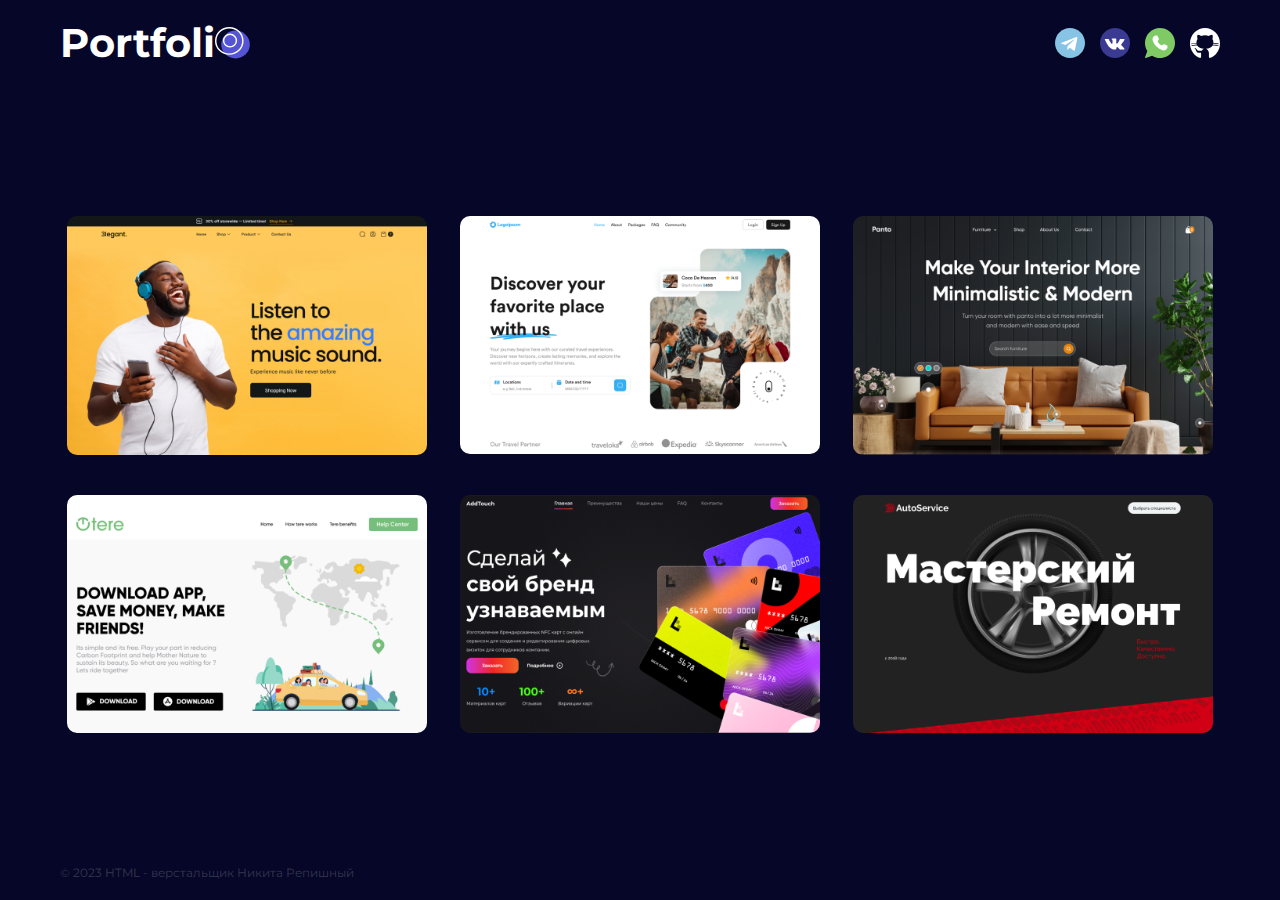
<file: index.html>
<!DOCTYPE html>
<html lang="ru">

<head>
    <meta charset="UTF-8">
    <meta name="viewport" content="width=device-width, initial-scale=1.0">
    <title>Portfolio-page</title>
    <link rel="stylesheet" href="./css/main.css">
    <link rel="icon" href="./img/logo.svg" type="-image/x-icon">

    <script src="./js/index.js" defer></script>
</head>

<body>

    <header class="header">
        <div class="container header__container">

            <div class="header__logo">

                <p class="logo">Portfoli</p>
                <div class="header__logo-img">
                    <img src="./img/logo.svg" alt="Два круга белый и синий, заменяющие букву 'O' ">
                </div>

            </div>

            <nav class="header__nav nav">

                <ul class="nav__list">
                    <!-- <li><a href="">.myWork()</a></li> -->
                    <!-- <li><button id="about" type="button">About Me</button></li> -->
                </ul>
            </nav>

            <div class="header__social social">

                <a href="https://t.me/repishnyy" target="_blank">
                    <img src="./img/social/telegram.svg" alt="иконка социальной сети телеграмм">
                </a>

                <a href="https://vk.com/id271101977" target="_blank">
                    <img src="./img/social/vk.svg" alt="иконка социальной сети  вконтакте">
                </a>

                <a href="https://wa.me/89115409566">
                    <img src="./img/social/whatsapp.svg" alt="иконка социальной сети вотсап">
                </a>


                <a href="https://github.com/RepishnyNikita?tab=repositories" target="_blank">
                    <img src="./img/social/github.svg" alt="иконка социальной сети гитхаб">
                </a>

            </div>

            <div class="header__icon icon">
                <div class="icon__menu"></div>
            </div>

        </div>
    </header>

    <main class="main">
        <div class="container main__container">

            <div class="main__grid">

                <article class="main__grid-card card">
                    <img class="card__img" src="./img/card/01.png" alt="Изображение карточки портфолио">

                    <div class="card__popup popup">

                        <h4 class="popup__title">STACK: HTML, SCSS, GULP</h4>

                        <ul class="popup__list">
                            <li class="popup__list-item">Верстка лединга интернет-магазина c помощью таск-менеджера.
                            </li>
                            <li class="popup__list-item">Реализация адаптивности под мобильные устройства.</li>
                            <li class="popup__list-item">Работа с библиотекой swiper slide.</li>
                            <li class="popup__list-item">Скрипт счетчика дней, часов, минут, секунд.</li>
                            <li class="popup__list-item">Комбинированая верстка FLEX - GRID.</li>
                            <li class="popup__list-item">Методология BEM.</li>
                        </ul>

                        <div class="popup__btn">
                            <a class="popup__btn-link" href="./project/elegant/index.html" target="_blank">demo</a>
                        </div>

                    </div>

                </article>

                <article class="main__grid-card card">
                    <img class="card__img" src="./img/card/02.png" alt="Изображение карточки портфолио">
                    <div class="card__popup popup">

                        <h4 class="popup__title">STACK: HTML, SCSS, GULP</h4>

                        <ul class="popup__list">
                            <li class="popup__list-item">Верстка лединга тревел-агенства с использованием
                                таск-менеджера.</li>
                            <li class="popup__list-item">Реализация адаптивности под мобильные устройства.</li>
                            <li class="popup__list-item">Работа с библиотекой swiper slide. Большой упор был сделан на
                                секцию с отзывами</li>
                            <li class="popup__list-item">Комбинированая верстка FLEX - GRID.</li>
                            <li class="popup__list-item">Методология BEM.</li>
                            <li class="popup__list-item">Использование библиотеки ScrollReveal для анимации блоков</li>
                            <li class="popup__list-item">Интеграция datepicker в форму обратной связи.</li>
                            <li class="popup__list-item">Списки городов с фильтромю</li>
                        </ul>

                        <div class="popup__btn">
                            <a class="popup__btn-link" href="./project/travel-agent/index.html" target="_blank">demo</a>
                        </div>

                    </div>
                </article>

                <article class="main__grid-card card">
                    <img class="card__img" src="./img/card/03.png" alt="Изображение карточки портфолио">
                    <div class="card__popup popup">

                        <h4 class="popup__title">STACK: HTML, SCSS, JS</h4>

                        <ul class="popup__list">
                            <li class="popup__list-item">Верстка лединга магазина по продаже мебели для интерьера.</li>
                            <li class="popup__list-item">Реализация адаптивности под мобильные устройства.</li>
                            <li class="popup__list-item">Работа с библиотекой swiper slide.</li>
                            <li class="popup__list-item">Комбинированая верстка FLEX - GRID.</li>
                            <li class="popup__list-item">Методология BEM.</li>
                            <li class="popup__list-item">Реализация подсказок на главном экране</li>
                            <li class="popup__list-item">Добавление фильтра по категориям</li>
                        </ul>

                        <div class="popup__btn">
                            <a class="popup__btn-link" href="./project/panto/index.html" target="_blank">demo</a>
                        </div>

                    </div>
                </article>

                <article class="main__grid-card card">
                    <img class="card__img" src="./img/card/04.png" alt="Изображение карточки портфолио">
                    <div class="card__popup popup">

                        <h4 class="popup__title">STACK: HTML, SCSS, JS</h4>

                        <ul class="popup__list">
                            <li class="popup__list-item">Верстка простого лединга.</li>
                            <li class="popup__list-item">Реализация адаптивности под мобильные устройства.</li>
                            <li class="popup__list-item">Отточка использование функции clamp</li>
                            <li class="popup__list-item">Верстка FLEXBOX.</li>
                            <li class="popup__list-item">Методология BEM.</li>
                        </ul>

                        <div class="popup__btn">
                            <a class="popup__btn-link" href="./project/tere/index.html" target="_blank">demo</a>
                        </div>

                    </div>
                </article>

                <article class="main__grid-card card">
                    <img class="card__img" src="./img/card/05.png" alt="Изображение карточки портфолио">
                    <div class="card__popup popup">

                        <h4 class="popup__title">STACK: HTML, SCSS, JS</h4>

                        <ul class="popup__list">
                            <li class="popup__list-item">Верстка лединга сервиса, по изготовлению карт.</li>
                            <li class="popup__list-item">Реализация адаптивности под мобильные устройства.</li>
                            <li class="popup__list-item">Написание скрипта для секции с аккордионом</li>
                            <li class="popup__list-item">Комбинированая верстка FLEX - GRID.</li>
                            <li class="popup__list-item">Методология BEM.</li>
                        </ul>

                        <div class="popup__btn">
                            <a class="popup__btn-link" href="./project/add-touch/index.html" target="_blank">demo</a>
                        </div>

                    </div>
                </article>

                <article class="main__grid-card card">
                    <img class="card__img" src="./img/card/06.png" alt="Изображение карточки портфолио">
                    <div class="card__popup popup">

                        <h4 class="popup__title">STACK: HTML, CSS, JS</h4>

                        <ul class="popup__list">
                            <li class="popup__list-item">Верстка лединга атосервиса.</li>
                            <li class="popup__list-item">Адаптив под мобильные устройства.</li>
                            <li class="popup__list-item">Форма обратной связи с отправкой данных.</li>
                            <li class="popup__list-item">Верстка FLEXBOX</li>
                            <li class="popup__list-item">Методология BEM.</li>
                        </ul>

                        <div class="popup__btn">
                            <a class="popup__btn-link" href="./project/auto-service/index.html" target="_blank">demo</a>
                        </div>

                    </div>
                </article>

            </div>

        </div>
    </main>

    <footer class="footer">
        <div class="container">
            <p class="footer__copyright">© 2023 HTML - верстальщик Никита Репишный</p>
        </div>
    </footer>

    <div id="social-mobile" class="social social--none">

        <a href="https://t.me/repishnyy" target="_blank">
            <img src="./img/social/telegram.svg" alt="иконка социальной сети телеграмм">
        </a>

        <a href="https://vk.com/id271101977" target="_blank">
            <img src="./img/social/vk.svg" alt="иконка социальной сети  вконтакте">
        </a>

        <a href="https://wa.me/89115409566">
            <img src="./img/social/whatsapp.svg" alt="иконка социальной сети вотсап">
        </a>


        <a href="https://github.com/RepishnyNikita?tab=repositories" target="_blank">
            <img src="./img/social/github.svg" alt="иконка социальной сети гитхаб">
        </a>

    </div>


</body>

</html>
</file>
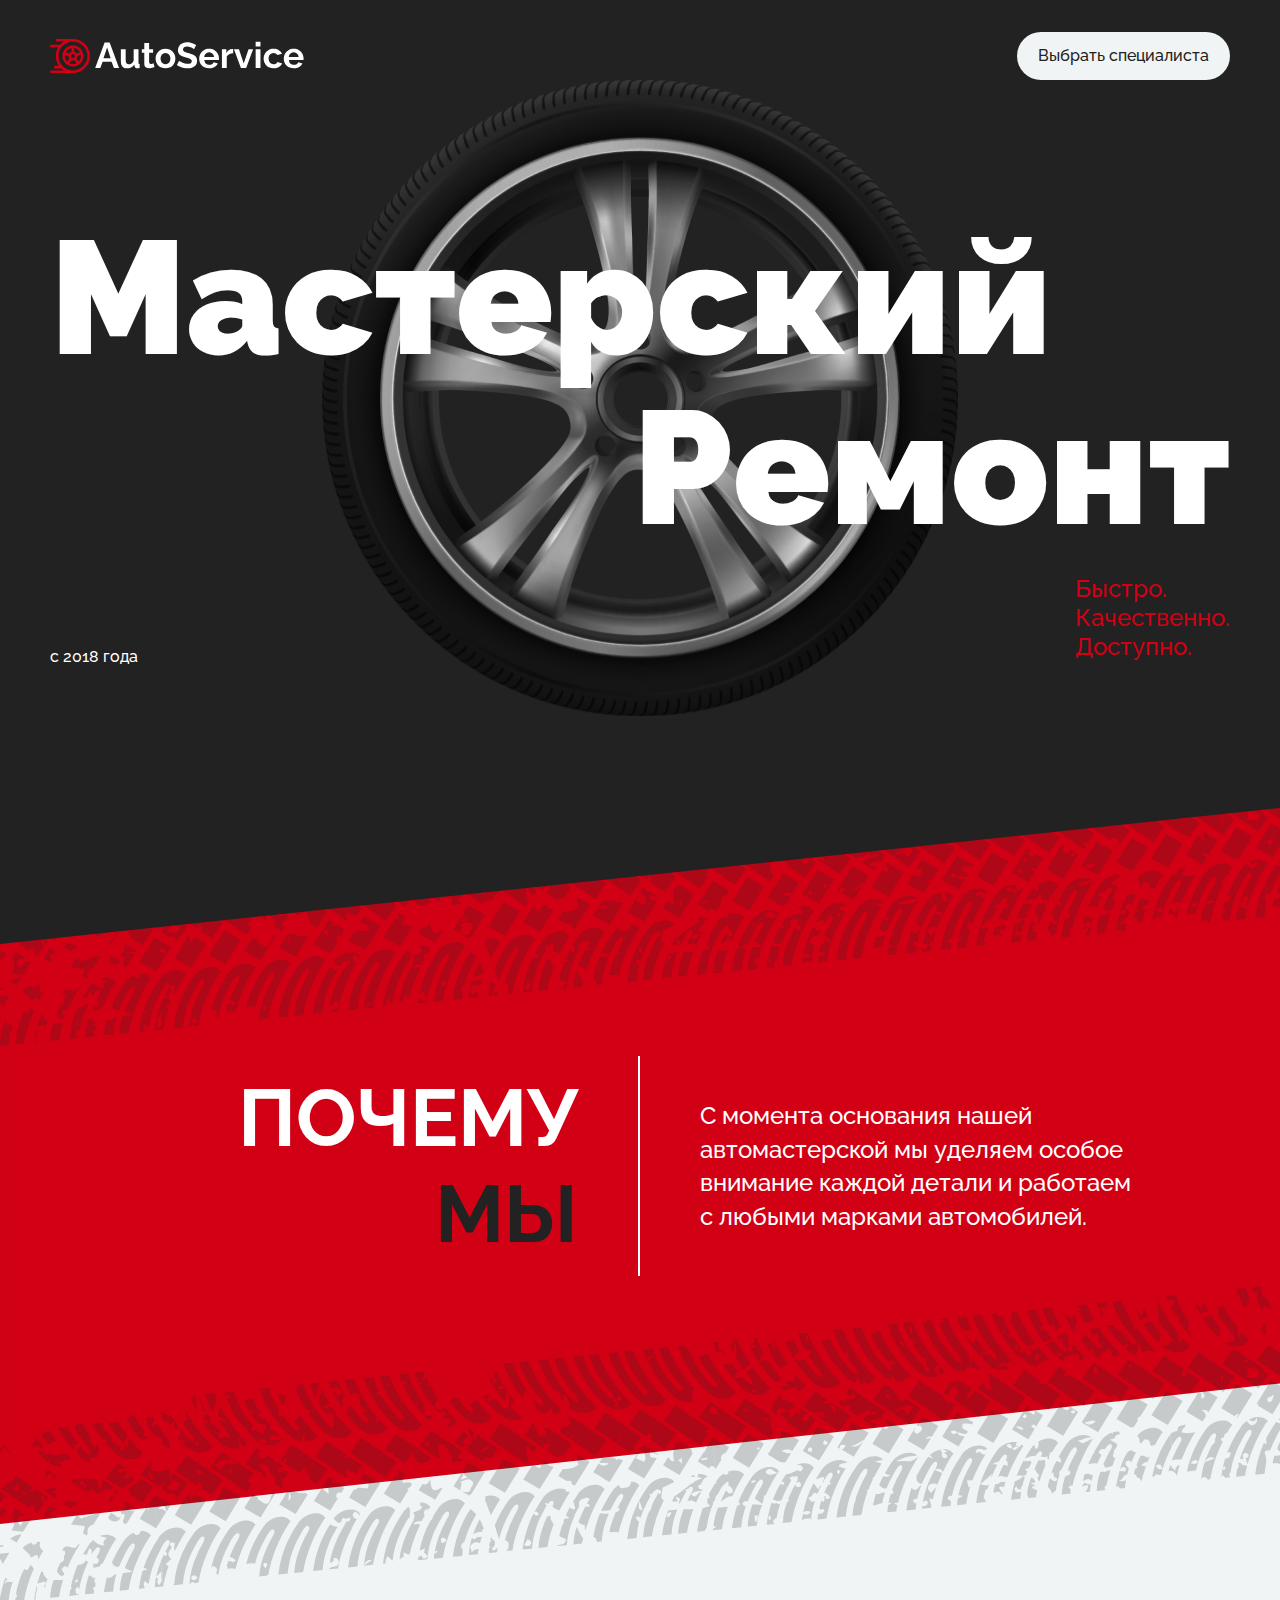
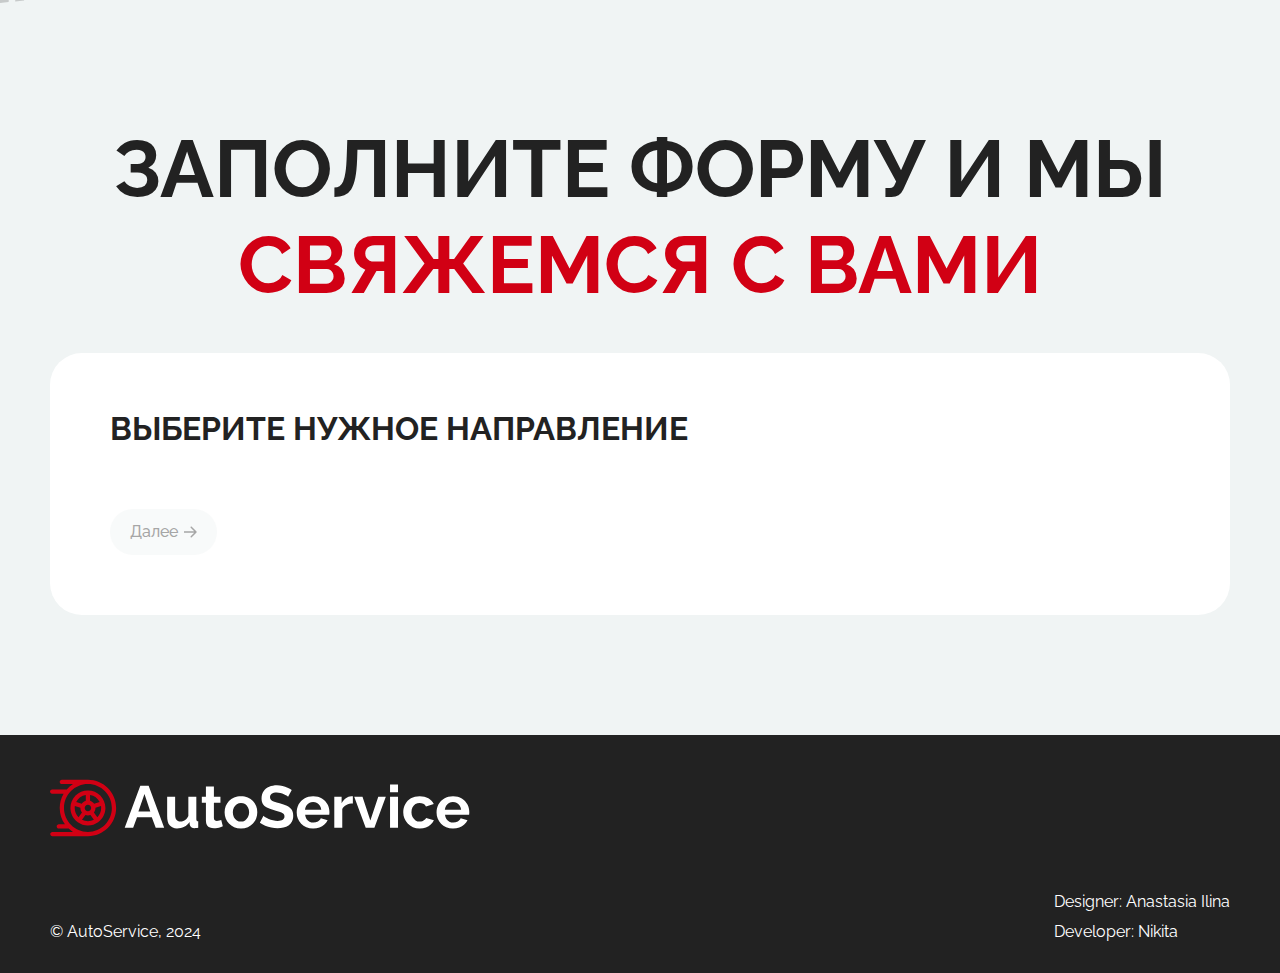
<file: project/auto-service/index.html>
<!DOCTYPE html>
<html lang="ru">
<head>
<meta charset="UTF-8">
<meta name="viewport" content="width=device-width, initial-scale=1.0">
<link rel="icon" href="./img/favicon.png">
<link rel="stylesheet" href="./css/index.css">
<title>AutoServise&nbsp;&mdash; Мастерский ремонт&nbsp;&mdash; Быстро. Качественно. Доступно.</title>
<script src="./js/index.js" type ="module"></script>
</head>

<body>
    <header class="header">
        <div class="container header__container">
            <img
            src="./img/logo.svg" 
            alt="Логотип компании AutoServise"
            class="header__logo"
            >

            <a href="#contact" class="header__link">Выбрать специалиста</a>
        </div>
    </header>

    <main>
        <section class="hero ">
            <h1 class="visually-hidden">AutoServise&nbsp;&mdash; занимаемся ремонтом автомобилей, запишись на&nbsp;ремонт онлайн</h1>
            <div class="container">
                <h2 class="hero__title">
                    <span class="hero__title-up">Мастерский</span>
                    <span class="hero__title-down">Ремонт</span>
                </h2>

                <div class="hero__intro">
                    <p class="hero__year">
                        <time datetime="2018">с&nbsp;2018 года</time>
                    </p>
                    
                    <p class="hero__tagline">Быстро. Качественно. Доступно.</p>
                </div>
            </div>
        </section>

        <section class="about">
            <div class="about__bg">
                <div class="container about__container">
                <h2 class="about__title">
                    <span class="about__title-text">Почему </span>
                    <span class="about__title-text about__title-text--black">мы </span>
                </h2>
                <p class="about__text">С&nbsp;момента основания нашей автомастерской мы&nbsp;уделяем особое внимание каждой детали и&nbsp;работаем с&nbsp;любыми марками автомобилей.</p>
                </div>
            </div>
        </section>

        <section class="contact" id="contact">
            <div class="container">
                <h2 class="contact__title">Заполните форму и&nbsp;мы <span class="contact__title-text--red">свяжемся с&nbsp;вами</span></h2>
                <form class="contact__form form">

                    <fieldset class="form__fieldset form__fieldset--active form__fieldset--type">
                        <legend class="form__title">Выберите нужное направление</legend>

                        <div class="form__radio-wrapper form__radio-wrapper--type">
                        </div>

                    </fieldset>

                    <fieldset class="form__fieldset form__fieldset--date">
                        <legend class="form__title">Выберите дату и&nbsp;время</legend>

                        <div class="form__months">
                            <button class="form__btn-month form__btn-month--active" type="button">Февраль</button>
                            <button class="form__btn-month" type="button">Март</button>
                            <button class="form__btn-month" type="button">Апрель</button>
                        </div>

                        <div class="form__radio-wrapper form__radio-wrapper--day">

                            <div class="radio">
                                <input type="radio" name="day" class="radio__input" id="day1">
                                <label class="radio__lable radio" for="day1">1</label>
                            </div>
                            
                            <input type="radio" name="day" class="radio__input" id="day2">
                            <label class="radio__lable radio" for="day2">2</label>

                            <input type="radio" name="day" class="radio__input" id="day3">
                            <label class="radio__lable radio" for="day3">3</label>

                            <input type="radio" name="day" class="radio__input" id="day4">
                            <label class="radio__lable radio" for="day4">4</label>

                            <input type="radio" name="day" class="radio__input" id="day5">
                            <label class="radio__lable radio" for="day5">5</label>

                            <input type="radio" name="day" class="radio__input" id="day6">
                            <label class="radio__lable radio" for="day6">6</label>

                            <input type="radio" name="day" class="radio__input" id="day7">
                            <label class="radio__lable radio" for="day7">7</label>

                            <input type="radio" name="day" class="radio__input" id="day8">
                            <label class="radio__lable radio" for="day8">8</label>

                            <input type="radio" name="day" class="radio__input" id="day9">
                            <label class="radio__lable radio" for="day9">9</label>

                            <input type="radio" name="day" class="radio__input" id="day10">
                            <label class="radio__lable radio" for="day10">10</label>
                            
                        </div>

                    <div class="form__time">
                        <p class="form__subtitle">Доступное время:</p>

                            <div class="form__radio-wrapper form__radio-wrapper--time">
                                <input type="radio" name="time" class="radio__input" id="time10">
                                <label class="radio__lable radio" for="time10">10:00</label>

                                <input type="radio" name="time" class="radio__input" id="time14">
                                <label class="radio__lable radio" for="time14">14:00</label>

                                <input type="radio" name="time" class="radio__input" id="time15">
                                <label class="radio__lable radio" for="time15">15:00</label>

                                <input type="radio" name="time" class="radio__input" id="time17">
                                <label class="radio__lable radio" for="time17">17:00</label>

                                <input type="radio" name="time" class="radio__input" id="time20">
                                <label class="radio__lable radio" for="time20">20:00</label>
                            </div>

                    </div>

                    </fieldset>

                    <fieldset class="form__fieldset form__fieldset--client">

                        <legend class="form__title">Заполните поля</legend>

                        <div class="form__input-wrapper">
                            <input class="form__input" type="text" name="name" placeholder="Имя">
                            <input class="form__input" type="text" name="phone" placeholder="Телефон">
                            <input class="form__input" type="text" name="car" placeholder="Модель и марка автомобиля">
                            <input class="form__input" type="text" name="year" placeholder="Год выпуска">
                        </div>

                        <p class="form__info form__info--type">Диагностика и&nbsp;ремонт двигателей</p>
                        <p class="form__info">
                            <time class="form__info-data" datetime="2018">
                                <span class="form__info-data-day">03.02</span>
                                <span class="form__info-data-time">14:00</span>
                            </time>
                        </p>
                    </fieldset>

                    <div class="form__btn-wrapper">
                        <button class="form__btn form__btn--prev" type="submit">

                            <svg width="13" height="12" viewBox="0 0 13 12" fill="none" xmlns="http://www.w3.org/2000/svg">
                                <path d="M0.46967 6.53033C0.176777 6.23744 0.176777 5.76256 0.46967 5.46967L5.24264 0.696699C5.53553 0.403806 6.01041 0.403806 6.3033 0.696699C6.59619 0.989593 6.59619 1.46447 6.3033 1.75736L2.06066 6L6.3033 10.2426C6.59619 10.5355 6.59619 11.0104 6.3033 11.3033C6.01041 11.5962 5.53553 11.5962 5.24264 11.3033L0.46967 6.53033ZM13 6.75H1V5.25H13V6.75Z" fill="currentColor"/>
                            </svg>

                            <span>Назад</span>
                        </button>

                        <button class="form__btn form__btn--next" type="submit">
                            <span>Далее</span>
                            <svg width="13" height="12" viewBox="0 0 13 12" fill="none" xmlns="http://www.w3.org/2000/svg">
                                <path d="M12.5303 6.53033C12.8232 6.23744 12.8232 5.76256 12.5303 5.46967L7.75736 0.696699C7.46447 0.403806 6.98959 0.403806 6.6967 0.696699C6.40381 0.989593 6.40381 1.46447 6.6967 1.75736L10.9393 6L6.6967 10.2426C6.40381 10.5355 6.40381 11.0104 6.6967 11.3033C6.98959 11.5962 7.46447 11.5962 7.75736 11.3033L12.5303 6.53033ZM0 6.75H12V5.25H0V6.75Z" fill="currentColor"/>
                            </svg>
                        </button>

                        <button class="form__btn form__btn--submit"  style="display: none;" type="submit">Отправить</button>
                    </div>
                </form>
            </div>
        </section>
    </main>

    <footer class="footer">
        <div class="container footer__container">

            <img
                src="./img/logo.svg" 
                class="footer__logo"
                alt="Логотип компании AutoServise"
            >

            <p class="footer__copyright">&copy;&nbsp;AutoService, 2024</p>
                
            <ul class="footer__developers">
                    <li class="footer__developer">Designer:
                        <a class="footer__developer-link" href="#!">Anastasia Ilina</a>
                    </li>

                    <li class="footer__developer">Developer:
                        <a class="footer__developer-link" href="#!">Nikita</a>
                    </li>
            </ul>

        </div>
    </footer>

</body>
</html>
</file>
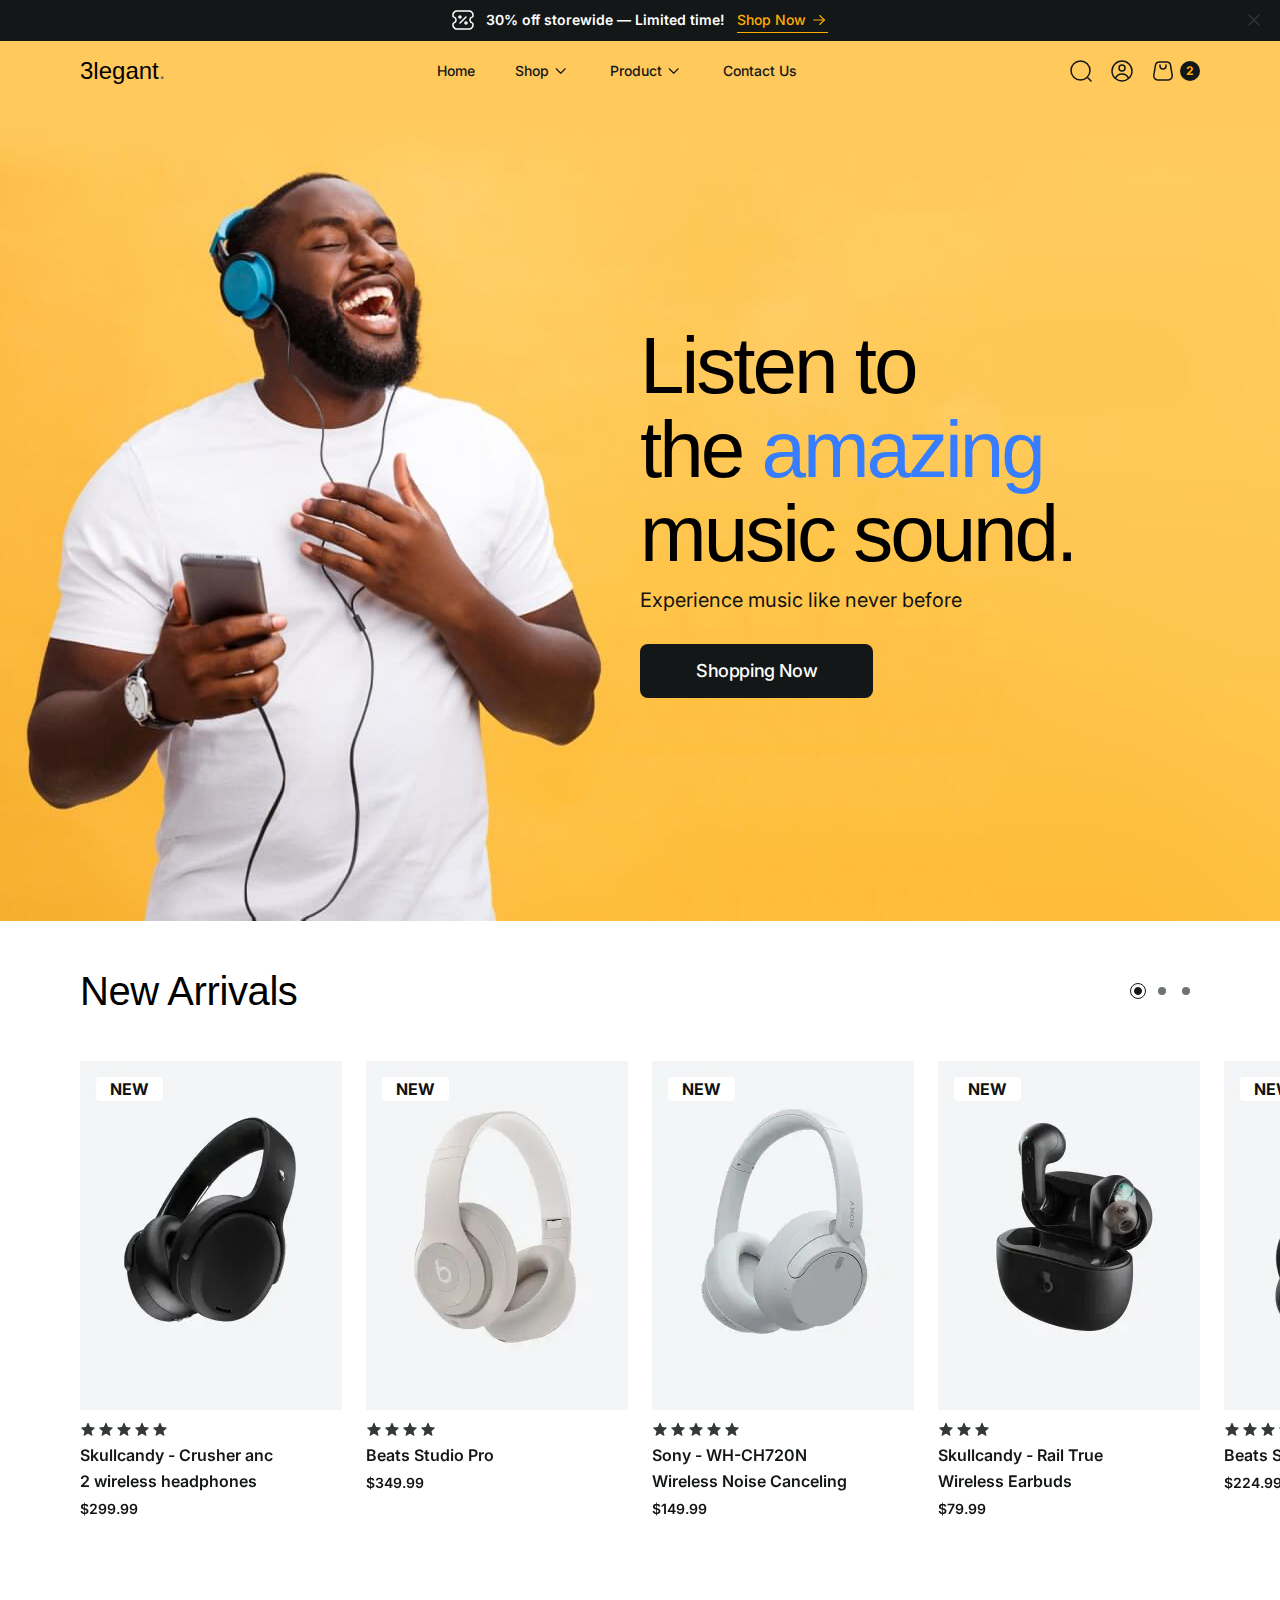
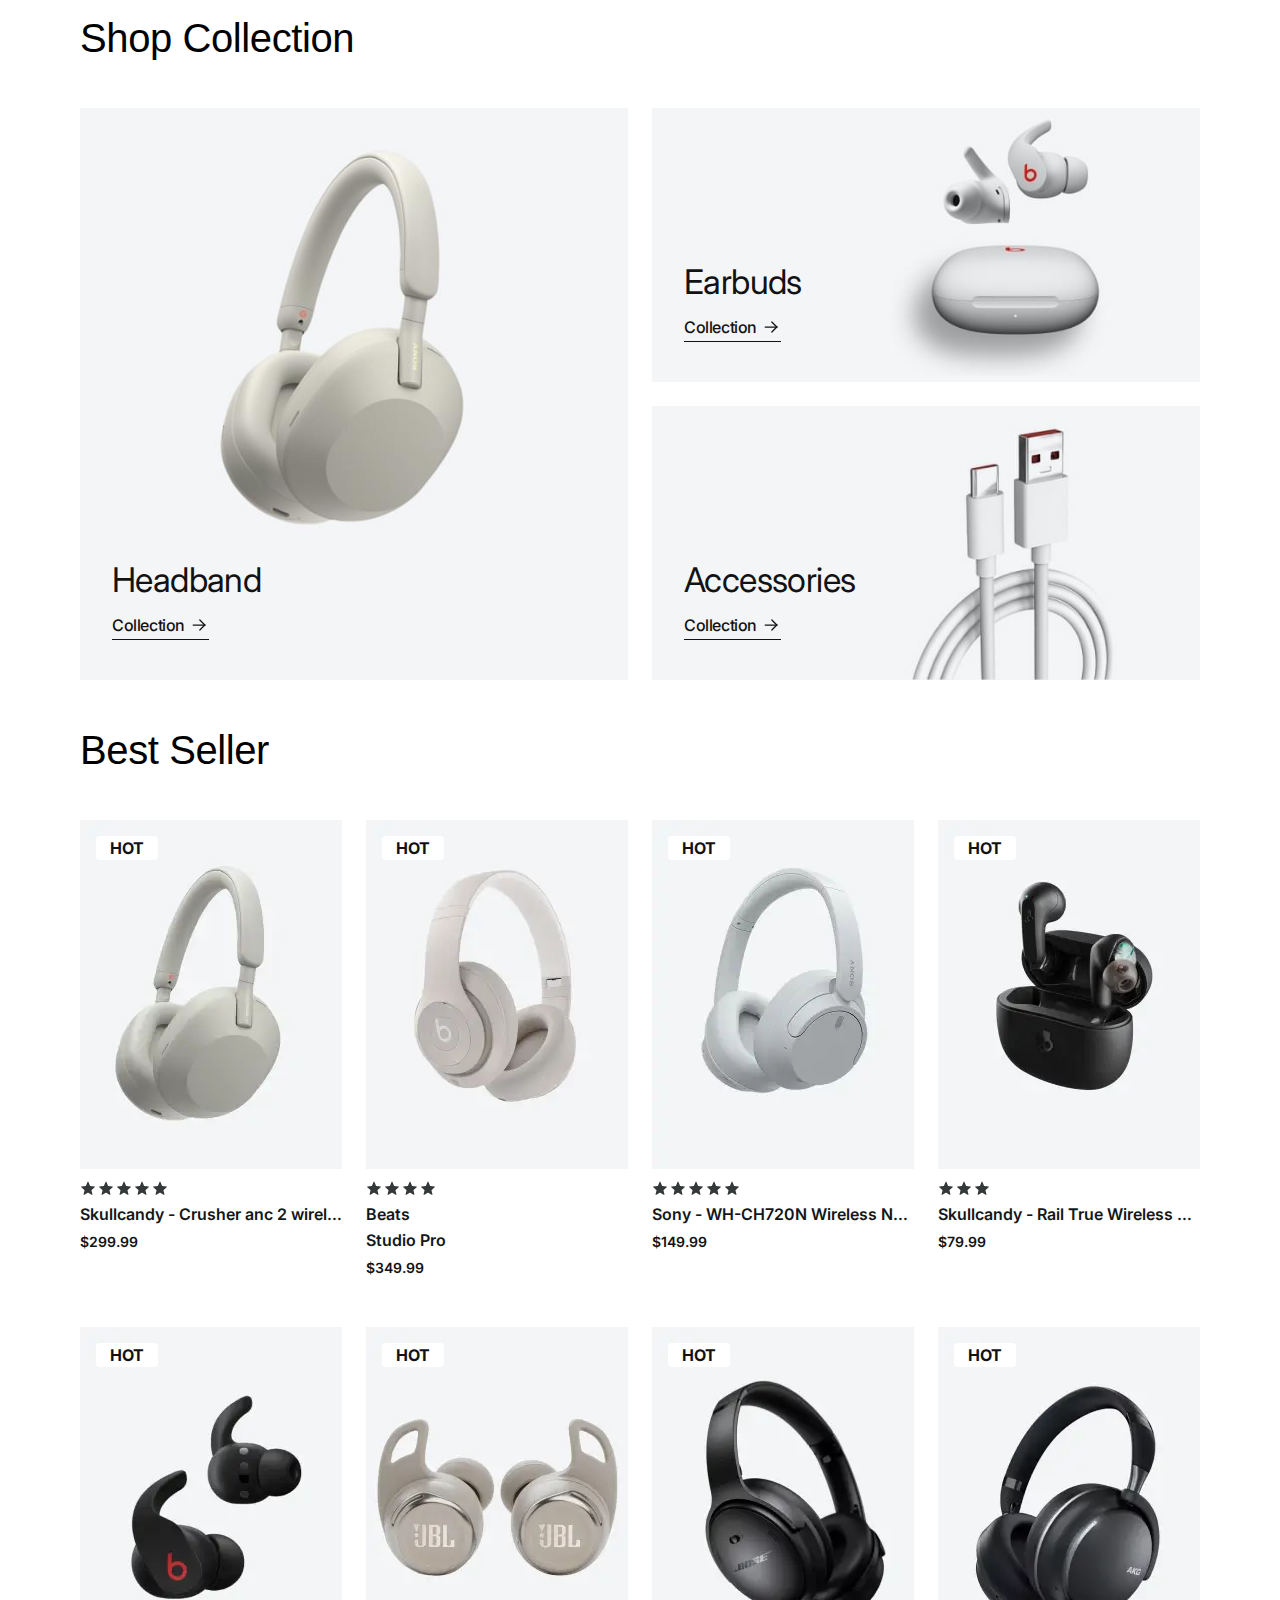
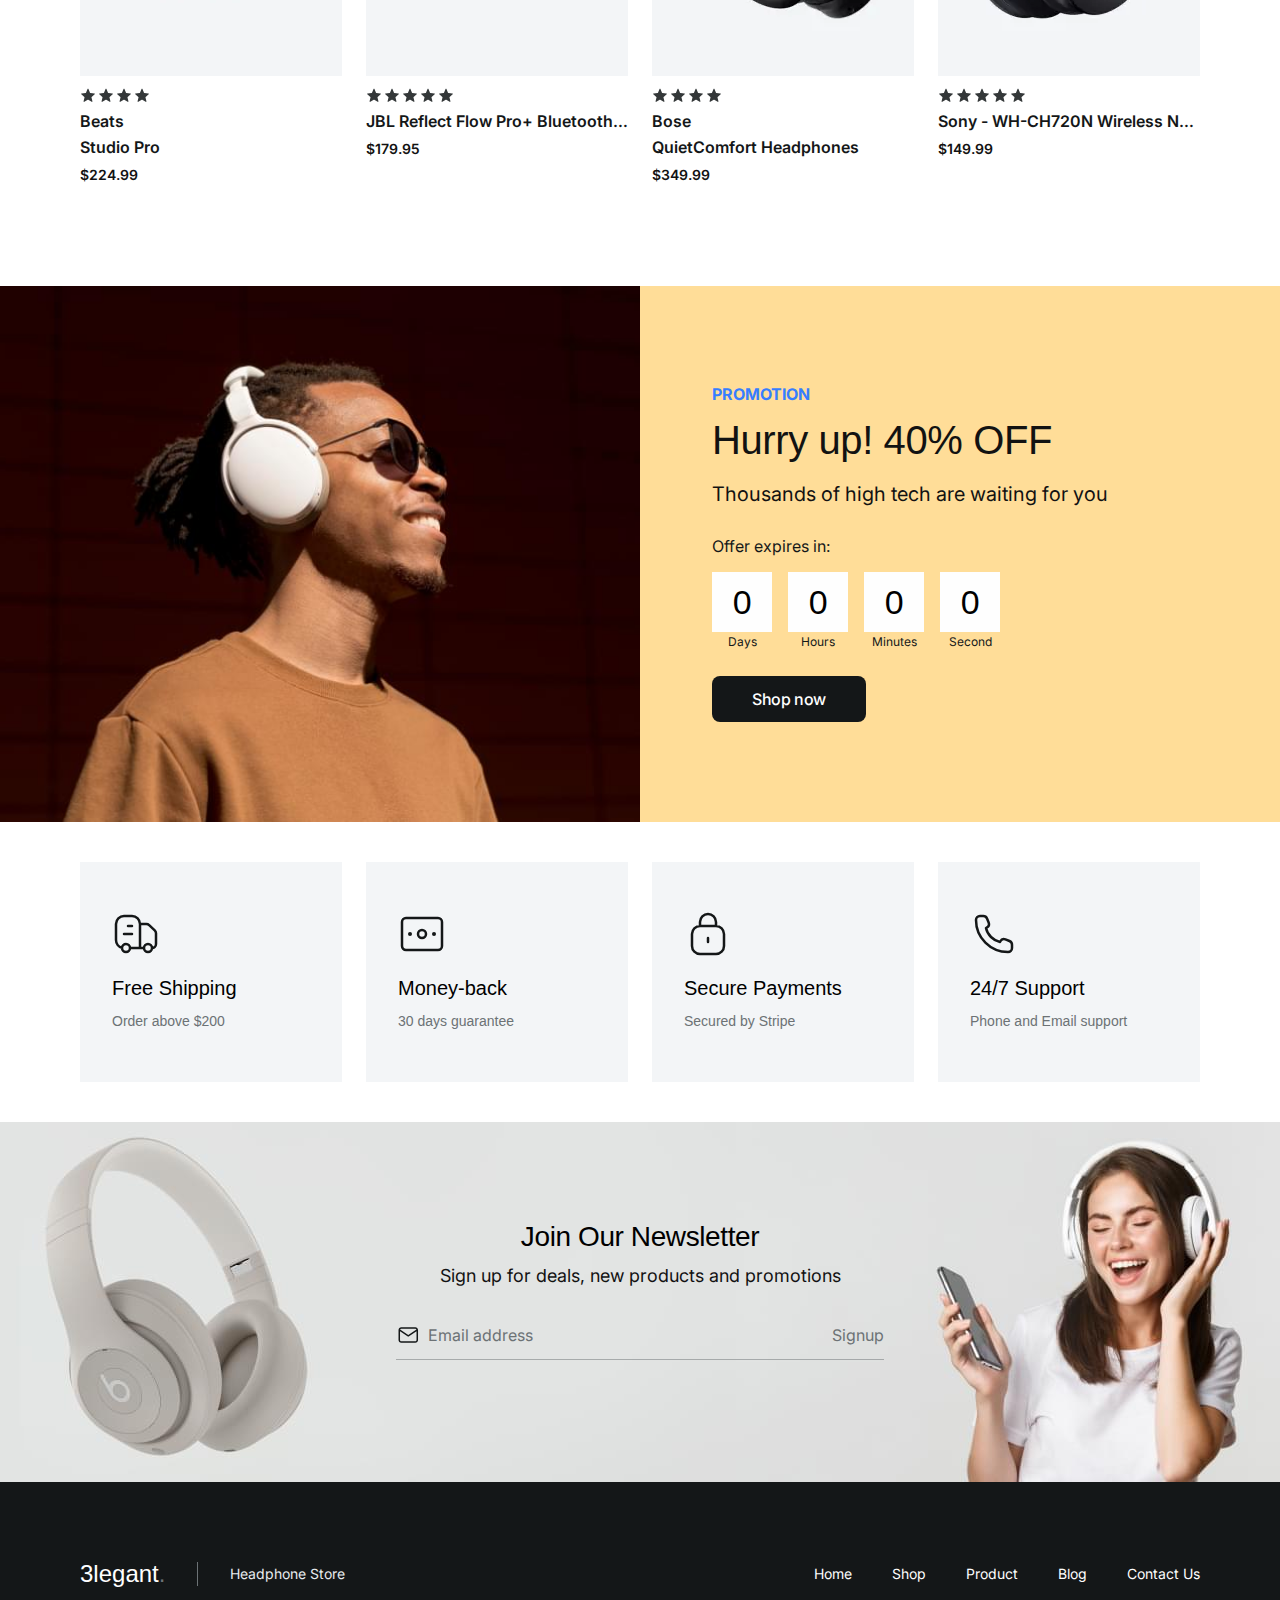
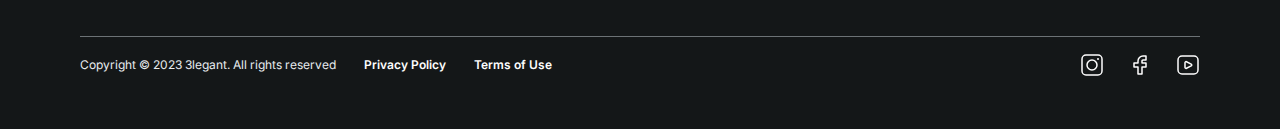
<file: project/elegant/index.html>
<!DOCTYPE html><html lang="en"><head><meta charset="UTF-8"/><meta http-equiv="X-UA-Compatible" content="IE=edge"/><meta name="viewport" content="width=device-width, initial-scale=1.0"/><title>Elegants Store</title><link rel="stylesheet" href="./css/main.css"/><link rel="icon" href="./img/favicon.png" type="image/x-icon"></head><body><div class="tagline"><picture><source srcset="./img/icon/ticket.svg" type="image/webp"><img class="tagline__icon" src="./img/icon/ticket.svg" alt="ticket"></picture> <span class="tagline__desc">30% off storewide — Limited time!</span> <span class="tagline__link">Shop Now<picture><source srcset="./img/icon/arrow-right.svg" type="image/webp"><img src="./img/icon/arrow-right.svg" alt="arrow-right"></picture></span> <button class="tagline__close" id="closeTagline"><svg width="20" height="20" viewBox="0 0 20 20" fill="none" xmlns="http://www.w3.org/2000/svg"><path fill-rule="evenodd" clip-rule="evenodd" d="M15.4419 5.44194C15.686 5.19786 15.686 4.80214 15.4419 4.55806 15.1979 4.31398 14.8021 4.31398 14.5581 4.55806L10 9.11612 5.44194 4.55806C5.19786 4.31398 4.80214 4.31398 4.55806 4.55806 4.31398 4.80214 4.31398 5.19786 4.55806 5.44194L9.11612 10 4.55806 14.5581C4.31398 14.8021 4.31398 15.1979 4.55806 15.4419 4.80214 15.686 5.19786 15.686 5.44194 15.4419L10 10.8839 14.5581 15.4419C14.8021 15.686 15.1979 15.686 15.4419 15.4419 15.686 15.1979 15.686 14.8021 15.4419 14.5581L10.8839 10 15.4419 5.44194Z"/></svg></button><a class="tagline__link-overlay" href="#!"></a></div><nav class="nav"><div class="container"><div class="nav__row"><div class="nav__logo"> <button class="nav__btn-mobile" id="mobile-nav-btn"><picture><source srcset="./img/icon/menu.svg" type="image/webp"><img src="./img/icon/menu.svg" alt="icon menu"></picture></button> <a href="#!" class="logo">3legant<span>.</span></a></div><ul class="nav__list"><li class="nav__item"> <a class="nav__link" href="#!">Home</a></li><li class="nav__item"> <button class="nav__link">Shop<picture><source srcset="./img/icon/chevron-down.svg" type="image/webp"><img src="./img/icon/chevron-down.svg" alt="chevron-down"></picture></button></li><li class="nav__item"> <button class="nav__link">Product<picture><source srcset="./img/icon/chevron-down.svg" type="image/webp"><img src="./img/icon/chevron-down.svg" alt="chevron-down"></picture></button></li><li class="nav__item"> <a class="nav__link" href="#!">Contact Us</a></li></ul><div class="nav__btns"> <button class="nav__btn nav__btn--search" href="#!"><picture><source srcset="./img/icon/search.svg" type="image/webp"><img src="./img/icon/search.svg" alt="search"></picture></button> <button class="nav__btn nav__btn--user" href="#!"><picture><source srcset="./img/icon/user.svg" type="image/webp"><img src="./img/icon/user.svg" alt="user"></picture></button> <button class="nav__btn" href="#!"><picture><source srcset="./img/icon/bag.svg" type="image/webp"><img src="./img/icon/bag.svg" alt="bag"></picture> <span class="nav__btn-count">2</span></button></div></div></div></nav><div class="mobile-nav-fade "></div><div class="mobile-nav"><div class="mobile-nav__top"><div class="mobile-nav__header"> <a href="#!" class="logo logo--mobile-nav">3legant<span>.</span></a> <button id="close-mobile-nav"><picture><source srcset="./img/icon/crossline.svg" type="image/webp"><img src="./img/icon/crossline.svg" alt="icon close"></picture></button></div><form class="mobile-nav__search"><div class="mobile-nav__search-lable"><picture><source srcset="./img/icon/search.svg" type="image/webp"><img src="./img/icon/search.svg" alt="icon search"></picture> <input class="mobile-nav__search-input" type="text" placeholder="Search"></div></form><div class="mobile-nav__nav"><ul class="mobile-nav__list"><li class="mobile-nav__item"> <a class="mobile-nav__link" href="#!">Home</a></li><li class="mobile-nav__item"> <button class="mobile-nav__link">Shop<picture><source srcset="./img/icon/chevron-down.svg" type="image/webp"><img src="./img/icon/chevron-down.svg" alt="chevron-down"></picture></button></li><li class="mobile-nav__item"> <button class="mobile-nav__link">Product<picture><source srcset="./img/icon/chevron-down.svg" type="image/webp"><img src="./img/icon/chevron-down.svg" alt="chevron-down"></picture></button></li><li class="mobile-nav__item"> <a class="mobile-nav__link" href="#!">Contact Us</a></li></ul></div></div><div class="mobile-nav__bottom"><ul class="mobile-nav__list "><li class="mobile-nav__item mobile-nav__item--gray"> <a class="mobile-nav__link mobile-nav__link--gray" href="#!">Cart<span class="nav__btn" href="#!"><picture><source srcset="./img/icon/bag.svg" type="image/webp"><img src="./img/icon/bag.svg" alt="bag"></picture> <span class="nav__btn-count nav__btn-count--white">2</span></span></a></li><li class="mobile-nav__item mobile-nav__item--gray"> <a class="mobile-nav__link mobile-nav__link--gray" href="#!">Wishlist<span class="nav__btn" href="#!"><picture><source srcset="./img/icon/fav.svg" type="image/webp"><img src="./img/icon/fav.svg" alt="bag"></picture> <span class="nav__btn-count nav__btn-count--white">2</span></span></a></li></ul> <a class="btn btn--wide" href="#!">Song in</a><div class="mobile-nav__socials"><a href="#!"><picture><source srcset="./img/icon/instagram-black.svg" type="image/webp"><img src="./img/icon/instagram-black.svg" alt="icon instagram"></picture></a><a href="#!"><picture><source srcset="./img/icon/facebook-black.svg" type="image/webp"><img src="./img/icon/facebook-black.svg" alt="icon facebook"></picture></a><a href="#!"><picture><source srcset="./img/icon/youtube-black.svg" type="image/webp"><img src="./img/icon/youtube-black.svg" alt="icon youtube"></picture></a></div></div></div><section class="hero"><div class="hero__container"><div class="hero__content"><h1 class="hero__title">Listen to the&nbsp;<span>amazing</span> music sound.</h1><div class="hero__desc"><p>Experience music like never before</p></div><div class="hero__link"> <a class="btn" href="#!">Shopping Now</a></div></div></div></section><section class="arrivals"><div class="container"><div class="arrivals__row"><div class="arrivals__title"><h2 class="headline-4">New Arrivals</h2></div><div class="arrivals__dots"><div class="swiper-pagination"></div></div></div></div><div class="container-right"><div class="arrivals__slider"><div class="swiper"><div class="swiper-wrapper"><div class="swiper-slide"><article class="card"><div class="card__picture"><picture><source srcset="./img/arrivals/01.webp" type="image/webp"><img src="./img/arrivals/01.jpg" srcset="./img/arrivals/01@2x.jpg 2x" alt="headphones"></picture><div class="card__new">new</div><div class="card__fav"> <button class="btn-fav"><svg class="btn-fav__svg" width="20" height="20" viewBox="0 0 20 20" fill="none" xmlns="http://www.w3.org/2000/svg"><path fill-rule="evenodd" clip-rule="evenodd" d="M10.577 5.76422C10.2546 6.07365 9.74548 6.07365 9.42304 5.76422L8.84604 5.2105C8.17068 4.56239 7.25832 4.16667 6.25004 4.16667 4.17897 4.16667 2.50004 5.8456 2.50004 7.91667 2.50004 9.90219 3.57486 11.5417 5.1265 12.8888 6.67947 14.237 8.53621 15.1312 9.64558 15.5876 9.87754 15.683 10.1225 15.683 10.3545 15.5876 11.4639 15.1312 13.3206 14.237 14.8736 12.8888 16.4252 11.5417 17.5 9.90218 17.5 7.91667 17.5 5.8456 15.8211 4.16667 13.75 4.16667 12.7418 4.16667 11.8294 4.56239 11.154 5.2105L10.577 5.76422ZM10 4.00798C9.0268 3.074 7.70545 2.5 6.25004 2.5 3.2585 2.5.833374 4.92512.833374 7.91667.833374 13.2235 6.64199 16.1542 9.01153 17.1289 9.64968 17.3914 10.3504 17.3914 10.9885 17.1289 13.3581 16.1542 19.1667 13.2235 19.1667 7.91667 19.1667 4.92512 16.7416 2.5 13.75 2.5 12.2946 2.5 10.9733 3.074 10 4.00798Z"></svg></button></div><div class="card__btn"> <button class="btn btn--small btn--wide">Add to cart</button></div></div><div class="card__desc"><div class="card__rating"><picture><source srcset="./img/icon/star.svg" type="image/webp"><img src="./img/icon/star.svg" alt="icon star"></picture><picture><source srcset="./img/icon/star.svg" type="image/webp"><img src="./img/icon/star.svg" alt="icon star"></picture><picture><source srcset="./img/icon/star.svg" type="image/webp"><img src="./img/icon/star.svg" alt="icon star"></picture><picture><source srcset="./img/icon/star.svg" type="image/webp"><img src="./img/icon/star.svg" alt="icon star"></picture><picture><source srcset="./img/icon/star.svg" type="image/webp"><img src="./img/icon/star.svg" alt="icon star"></picture></div><div class="card__title"> Skullcandy - Crusher anc 2 wireless headphones</div><div class="card__price"> $299.99</div></div><a class="card__link" href="#!"></a></article></div><div class="swiper-slide"><article class="card"><div class="card__picture"><picture><source srcset="./img/arrivals/02.webp" type="image/webp"><img src="./img/arrivals/02.jpg" srcset="./img/arrivals/02@2x.jpg 2x" alt="headphones"></picture><div class="card__new">new</div><div class="card__fav"> <button class="btn-fav"><svg class="btn-fav__svg" width="20" height="20" viewBox="0 0 20 20" fill="none" xmlns="http://www.w3.org/2000/svg"><path fill-rule="evenodd" clip-rule="evenodd" d="M10.577 5.76422C10.2546 6.07365 9.74548 6.07365 9.42304 5.76422L8.84604 5.2105C8.17068 4.56239 7.25832 4.16667 6.25004 4.16667 4.17897 4.16667 2.50004 5.8456 2.50004 7.91667 2.50004 9.90219 3.57486 11.5417 5.1265 12.8888 6.67947 14.237 8.53621 15.1312 9.64558 15.5876 9.87754 15.683 10.1225 15.683 10.3545 15.5876 11.4639 15.1312 13.3206 14.237 14.8736 12.8888 16.4252 11.5417 17.5 9.90218 17.5 7.91667 17.5 5.8456 15.8211 4.16667 13.75 4.16667 12.7418 4.16667 11.8294 4.56239 11.154 5.2105L10.577 5.76422ZM10 4.00798C9.0268 3.074 7.70545 2.5 6.25004 2.5 3.2585 2.5.833374 4.92512.833374 7.91667.833374 13.2235 6.64199 16.1542 9.01153 17.1289 9.64968 17.3914 10.3504 17.3914 10.9885 17.1289 13.3581 16.1542 19.1667 13.2235 19.1667 7.91667 19.1667 4.92512 16.7416 2.5 13.75 2.5 12.2946 2.5 10.9733 3.074 10 4.00798Z"></svg></button></div><div class="card__btn"> <button class="btn btn--small btn--wide">Add to cart</button></div></div><div class="card__desc"><div class="card__rating"><picture><source srcset="./img/icon/star.svg" type="image/webp"><img src="./img/icon/star.svg" alt="icon star"></picture><picture><source srcset="./img/icon/star.svg" type="image/webp"><img src="./img/icon/star.svg" alt="icon star"></picture><picture><source srcset="./img/icon/star.svg" type="image/webp"><img src="./img/icon/star.svg" alt="icon star"></picture><picture><source srcset="./img/icon/star.svg" type="image/webp"><img src="./img/icon/star.svg" alt="icon star"></picture></div><div class="card__title"> Beats Studio Pro</div><div class="card__price"> $349.99</div></div><a class="card__link" href="#!"></a></article></div><div class="swiper-slide"><article class="card"><div class="card__picture"><picture><source srcset="./img/arrivals/03.webp" type="image/webp"><img src="./img/arrivals/03.jpg" srcset="./img/arrivals/03@2x.jpg 2x" alt="headphones"></picture><div class="card__new">new</div><div class="card__fav"> <button class="btn-fav"><svg class="btn-fav__svg" width="20" height="20" viewBox="0 0 20 20" fill="none" xmlns="http://www.w3.org/2000/svg"><path fill-rule="evenodd" clip-rule="evenodd" d="M10.577 5.76422C10.2546 6.07365 9.74548 6.07365 9.42304 5.76422L8.84604 5.2105C8.17068 4.56239 7.25832 4.16667 6.25004 4.16667 4.17897 4.16667 2.50004 5.8456 2.50004 7.91667 2.50004 9.90219 3.57486 11.5417 5.1265 12.8888 6.67947 14.237 8.53621 15.1312 9.64558 15.5876 9.87754 15.683 10.1225 15.683 10.3545 15.5876 11.4639 15.1312 13.3206 14.237 14.8736 12.8888 16.4252 11.5417 17.5 9.90218 17.5 7.91667 17.5 5.8456 15.8211 4.16667 13.75 4.16667 12.7418 4.16667 11.8294 4.56239 11.154 5.2105L10.577 5.76422ZM10 4.00798C9.0268 3.074 7.70545 2.5 6.25004 2.5 3.2585 2.5.833374 4.92512.833374 7.91667.833374 13.2235 6.64199 16.1542 9.01153 17.1289 9.64968 17.3914 10.3504 17.3914 10.9885 17.1289 13.3581 16.1542 19.1667 13.2235 19.1667 7.91667 19.1667 4.92512 16.7416 2.5 13.75 2.5 12.2946 2.5 10.9733 3.074 10 4.00798Z"></svg></button></div><div class="card__btn"> <button class="btn btn--small btn--wide">Add to cart</button></div></div><div class="card__desc"><div class="card__rating"><picture><source srcset="./img/icon/star.svg" type="image/webp"><img src="./img/icon/star.svg" alt="icon star"></picture><picture><source srcset="./img/icon/star.svg" type="image/webp"><img src="./img/icon/star.svg" alt="icon star"></picture><picture><source srcset="./img/icon/star.svg" type="image/webp"><img src="./img/icon/star.svg" alt="icon star"></picture><picture><source srcset="./img/icon/star.svg" type="image/webp"><img src="./img/icon/star.svg" alt="icon star"></picture><picture><source srcset="./img/icon/star.svg" type="image/webp"><img src="./img/icon/star.svg" alt="icon star"></picture></div><div class="card__title"> Sony - WH-CH720N Wireless Noise Canceling</div><div class="card__price"> $149.99</div></div><a class="card__link" href="#!"></a></article></div><div class="swiper-slide"><article class="card"><div class="card__picture"><picture><source srcset="./img/arrivals/04.webp" type="image/webp"><img src="./img/arrivals/04.jpg" srcset="./img/arrivals/04@2x.jpg 2x" alt="headphones"></picture><div class="card__new">new</div><div class="card__fav"> <button class="btn-fav"><svg class="btn-fav__svg" width="20" height="20" viewBox="0 0 20 20" fill="none" xmlns="http://www.w3.org/2000/svg"><path fill-rule="evenodd" clip-rule="evenodd" d="M10.577 5.76422C10.2546 6.07365 9.74548 6.07365 9.42304 5.76422L8.84604 5.2105C8.17068 4.56239 7.25832 4.16667 6.25004 4.16667 4.17897 4.16667 2.50004 5.8456 2.50004 7.91667 2.50004 9.90219 3.57486 11.5417 5.1265 12.8888 6.67947 14.237 8.53621 15.1312 9.64558 15.5876 9.87754 15.683 10.1225 15.683 10.3545 15.5876 11.4639 15.1312 13.3206 14.237 14.8736 12.8888 16.4252 11.5417 17.5 9.90218 17.5 7.91667 17.5 5.8456 15.8211 4.16667 13.75 4.16667 12.7418 4.16667 11.8294 4.56239 11.154 5.2105L10.577 5.76422ZM10 4.00798C9.0268 3.074 7.70545 2.5 6.25004 2.5 3.2585 2.5.833374 4.92512.833374 7.91667.833374 13.2235 6.64199 16.1542 9.01153 17.1289 9.64968 17.3914 10.3504 17.3914 10.9885 17.1289 13.3581 16.1542 19.1667 13.2235 19.1667 7.91667 19.1667 4.92512 16.7416 2.5 13.75 2.5 12.2946 2.5 10.9733 3.074 10 4.00798Z"></svg></button></div><div class="card__btn"> <button class="btn btn--small btn--wide">Add to cart</button></div></div><div class="card__desc"><div class="card__rating"><picture><source srcset="./img/icon/star.svg" type="image/webp"><img src="./img/icon/star.svg" alt="icon star"></picture><picture><source srcset="./img/icon/star.svg" type="image/webp"><img src="./img/icon/star.svg" alt="icon star"></picture><picture><source srcset="./img/icon/star.svg" type="image/webp"><img src="./img/icon/star.svg" alt="icon star"></picture></div><div class="card__title"> Skullcandy - Rail True Wireless Earbuds</div><div class="card__price"> $79.99</div></div><a class="card__link" href="#!"></a></article></div><div class="swiper-slide"><article class="card"><div class="card__picture"><picture><source srcset="./img/arrivals/05.webp" type="image/webp"><img src="./img/arrivals/05.jpg" srcset="./img/arrivals/05@2x.jpg 2x" alt="headphones"></picture><div class="card__new">new</div><div class="card__fav"> <button class="btn-fav"><svg class="btn-fav__svg" width="20" height="20" viewBox="0 0 20 20" fill="none" xmlns="http://www.w3.org/2000/svg"><path fill-rule="evenodd" clip-rule="evenodd" d="M10.577 5.76422C10.2546 6.07365 9.74548 6.07365 9.42304 5.76422L8.84604 5.2105C8.17068 4.56239 7.25832 4.16667 6.25004 4.16667 4.17897 4.16667 2.50004 5.8456 2.50004 7.91667 2.50004 9.90219 3.57486 11.5417 5.1265 12.8888 6.67947 14.237 8.53621 15.1312 9.64558 15.5876 9.87754 15.683 10.1225 15.683 10.3545 15.5876 11.4639 15.1312 13.3206 14.237 14.8736 12.8888 16.4252 11.5417 17.5 9.90218 17.5 7.91667 17.5 5.8456 15.8211 4.16667 13.75 4.16667 12.7418 4.16667 11.8294 4.56239 11.154 5.2105L10.577 5.76422ZM10 4.00798C9.0268 3.074 7.70545 2.5 6.25004 2.5 3.2585 2.5.833374 4.92512.833374 7.91667.833374 13.2235 6.64199 16.1542 9.01153 17.1289 9.64968 17.3914 10.3504 17.3914 10.9885 17.1289 13.3581 16.1542 19.1667 13.2235 19.1667 7.91667 19.1667 4.92512 16.7416 2.5 13.75 2.5 12.2946 2.5 10.9733 3.074 10 4.00798Z"></svg></button></div><div class="card__btn"> <button class="btn btn--small btn--wide">Add to cart</button></div></div><div class="card__desc"><div class="card__rating"><picture><source srcset="./img/icon/star.svg" type="image/webp"><img src="./img/icon/star.svg" alt="icon star"></picture><picture><source srcset="./img/icon/star.svg" type="image/webp"><img src="./img/icon/star.svg" alt="icon star"></picture><picture><source srcset="./img/icon/star.svg" type="image/webp"><img src="./img/icon/star.svg" alt="icon star"></picture><picture><source srcset="./img/icon/star.svg" type="image/webp"><img src="./img/icon/star.svg" alt="icon star"></picture></div><div class="card__title"> Beats Studio Pro</div><div class="card__price"> $224.99</div></div><a class="card__link" href="#!"></a></article></div><div class="swiper-slide"><article class="card"><div class="card__picture"><picture><source srcset="./img/arrivals/01.webp" type="image/webp"><img src="./img/arrivals/01.jpg" srcset="./img/arrivals/01@2x.jpg 2x" alt="headphones"></picture><div class="card__new">new</div><div class="card__fav"> <button class="btn-fav"><svg class="btn-fav__svg" width="20" height="20" viewBox="0 0 20 20" fill="none" xmlns="http://www.w3.org/2000/svg"><path fill-rule="evenodd" clip-rule="evenodd" d="M10.577 5.76422C10.2546 6.07365 9.74548 6.07365 9.42304 5.76422L8.84604 5.2105C8.17068 4.56239 7.25832 4.16667 6.25004 4.16667 4.17897 4.16667 2.50004 5.8456 2.50004 7.91667 2.50004 9.90219 3.57486 11.5417 5.1265 12.8888 6.67947 14.237 8.53621 15.1312 9.64558 15.5876 9.87754 15.683 10.1225 15.683 10.3545 15.5876 11.4639 15.1312 13.3206 14.237 14.8736 12.8888 16.4252 11.5417 17.5 9.90218 17.5 7.91667 17.5 5.8456 15.8211 4.16667 13.75 4.16667 12.7418 4.16667 11.8294 4.56239 11.154 5.2105L10.577 5.76422ZM10 4.00798C9.0268 3.074 7.70545 2.5 6.25004 2.5 3.2585 2.5.833374 4.92512.833374 7.91667.833374 13.2235 6.64199 16.1542 9.01153 17.1289 9.64968 17.3914 10.3504 17.3914 10.9885 17.1289 13.3581 16.1542 19.1667 13.2235 19.1667 7.91667 19.1667 4.92512 16.7416 2.5 13.75 2.5 12.2946 2.5 10.9733 3.074 10 4.00798Z"></svg></button></div><div class="card__btn"> <button class="btn btn--small btn--wide">Add to cart</button></div></div><div class="card__desc"><div class="card__rating"><picture><source srcset="./img/icon/star.svg" type="image/webp"><img src="./img/icon/star.svg" alt="icon star"></picture><picture><source srcset="./img/icon/star.svg" type="image/webp"><img src="./img/icon/star.svg" alt="icon star"></picture><picture><source srcset="./img/icon/star.svg" type="image/webp"><img src="./img/icon/star.svg" alt="icon star"></picture><picture><source srcset="./img/icon/star.svg" type="image/webp"><img src="./img/icon/star.svg" alt="icon star"></picture><picture><source srcset="./img/icon/star.svg" type="image/webp"><img src="./img/icon/star.svg" alt="icon star"></picture></div><div class="card__title"> Skullcandy - Crusher anc 2 wireless headphones</div><div class="card__price"> $299.99</div></div><a class="card__link" href="#!"></a></article></div><div class="swiper-slide"><article class="card"><div class="card__picture"><picture><source srcset="./img/arrivals/02.webp" type="image/webp"><img src="./img/arrivals/02.jpg" srcset="./img/arrivals/02@2x.jpg 2x" alt="headphones"></picture><div class="card__new">new</div><div class="card__fav"> <button class="btn-fav"><svg class="btn-fav__svg" width="20" height="20" viewBox="0 0 20 20" fill="none" xmlns="http://www.w3.org/2000/svg"><path fill-rule="evenodd" clip-rule="evenodd" d="M10.577 5.76422C10.2546 6.07365 9.74548 6.07365 9.42304 5.76422L8.84604 5.2105C8.17068 4.56239 7.25832 4.16667 6.25004 4.16667 4.17897 4.16667 2.50004 5.8456 2.50004 7.91667 2.50004 9.90219 3.57486 11.5417 5.1265 12.8888 6.67947 14.237 8.53621 15.1312 9.64558 15.5876 9.87754 15.683 10.1225 15.683 10.3545 15.5876 11.4639 15.1312 13.3206 14.237 14.8736 12.8888 16.4252 11.5417 17.5 9.90218 17.5 7.91667 17.5 5.8456 15.8211 4.16667 13.75 4.16667 12.7418 4.16667 11.8294 4.56239 11.154 5.2105L10.577 5.76422ZM10 4.00798C9.0268 3.074 7.70545 2.5 6.25004 2.5 3.2585 2.5.833374 4.92512.833374 7.91667.833374 13.2235 6.64199 16.1542 9.01153 17.1289 9.64968 17.3914 10.3504 17.3914 10.9885 17.1289 13.3581 16.1542 19.1667 13.2235 19.1667 7.91667 19.1667 4.92512 16.7416 2.5 13.75 2.5 12.2946 2.5 10.9733 3.074 10 4.00798Z"></svg></button></div><div class="card__btn"> <button class="btn btn--small btn--wide">Add to cart</button></div></div><div class="card__desc"><div class="card__rating"><picture><source srcset="./img/icon/star.svg" type="image/webp"><img src="./img/icon/star.svg" alt="icon star"></picture><picture><source srcset="./img/icon/star.svg" type="image/webp"><img src="./img/icon/star.svg" alt="icon star"></picture><picture><source srcset="./img/icon/star.svg" type="image/webp"><img src="./img/icon/star.svg" alt="icon star"></picture><picture><source srcset="./img/icon/star.svg" type="image/webp"><img src="./img/icon/star.svg" alt="icon star"></picture></div><div class="card__title"> Beats Studio Pro</div><div class="card__price"> $349.99</div></div><a class="card__link" href="#!"></a></article></div><div class="swiper-slide"><article class="card"><div class="card__picture"><picture><source srcset="./img/arrivals/03.webp" type="image/webp"><img src="./img/arrivals/03.jpg" srcset="./img/arrivals/03@2x.jpg 2x" alt="headphones"></picture><div class="card__new">new</div><div class="card__fav"> <button class="btn-fav"><svg class="btn-fav__svg" width="20" height="20" viewBox="0 0 20 20" fill="none" xmlns="http://www.w3.org/2000/svg"><path fill-rule="evenodd" clip-rule="evenodd" d="M10.577 5.76422C10.2546 6.07365 9.74548 6.07365 9.42304 5.76422L8.84604 5.2105C8.17068 4.56239 7.25832 4.16667 6.25004 4.16667 4.17897 4.16667 2.50004 5.8456 2.50004 7.91667 2.50004 9.90219 3.57486 11.5417 5.1265 12.8888 6.67947 14.237 8.53621 15.1312 9.64558 15.5876 9.87754 15.683 10.1225 15.683 10.3545 15.5876 11.4639 15.1312 13.3206 14.237 14.8736 12.8888 16.4252 11.5417 17.5 9.90218 17.5 7.91667 17.5 5.8456 15.8211 4.16667 13.75 4.16667 12.7418 4.16667 11.8294 4.56239 11.154 5.2105L10.577 5.76422ZM10 4.00798C9.0268 3.074 7.70545 2.5 6.25004 2.5 3.2585 2.5.833374 4.92512.833374 7.91667.833374 13.2235 6.64199 16.1542 9.01153 17.1289 9.64968 17.3914 10.3504 17.3914 10.9885 17.1289 13.3581 16.1542 19.1667 13.2235 19.1667 7.91667 19.1667 4.92512 16.7416 2.5 13.75 2.5 12.2946 2.5 10.9733 3.074 10 4.00798Z"></svg></button></div><div class="card__btn"> <button class="btn btn--small btn--wide">Add to cart</button></div></div><div class="card__desc"><div class="card__rating"><picture><source srcset="./img/icon/star.svg" type="image/webp"><img src="./img/icon/star.svg" alt="icon star"></picture><picture><source srcset="./img/icon/star.svg" type="image/webp"><img src="./img/icon/star.svg" alt="icon star"></picture><picture><source srcset="./img/icon/star.svg" type="image/webp"><img src="./img/icon/star.svg" alt="icon star"></picture><picture><source srcset="./img/icon/star.svg" type="image/webp"><img src="./img/icon/star.svg" alt="icon star"></picture><picture><source srcset="./img/icon/star.svg" type="image/webp"><img src="./img/icon/star.svg" alt="icon star"></picture></div><div class="card__title"> Sony - WH-CH720N Wireless Noise Canceling</div><div class="card__price"> $149.99</div></div><a class="card__link" href="#!"></a></article></div><div class="swiper-slide"><article class="card"><div class="card__picture"><picture><source srcset="./img/arrivals/04.webp" type="image/webp"><img src="./img/arrivals/04.jpg" srcset="./img/arrivals/04@2x.jpg 2x" alt="headphones"></picture><div class="card__new">new</div><div class="card__fav"> <button class="btn-fav"><svg class="btn-fav__svg" width="20" height="20" viewBox="0 0 20 20" fill="none" xmlns="http://www.w3.org/2000/svg"><path fill-rule="evenodd" clip-rule="evenodd" d="M10.577 5.76422C10.2546 6.07365 9.74548 6.07365 9.42304 5.76422L8.84604 5.2105C8.17068 4.56239 7.25832 4.16667 6.25004 4.16667 4.17897 4.16667 2.50004 5.8456 2.50004 7.91667 2.50004 9.90219 3.57486 11.5417 5.1265 12.8888 6.67947 14.237 8.53621 15.1312 9.64558 15.5876 9.87754 15.683 10.1225 15.683 10.3545 15.5876 11.4639 15.1312 13.3206 14.237 14.8736 12.8888 16.4252 11.5417 17.5 9.90218 17.5 7.91667 17.5 5.8456 15.8211 4.16667 13.75 4.16667 12.7418 4.16667 11.8294 4.56239 11.154 5.2105L10.577 5.76422ZM10 4.00798C9.0268 3.074 7.70545 2.5 6.25004 2.5 3.2585 2.5.833374 4.92512.833374 7.91667.833374 13.2235 6.64199 16.1542 9.01153 17.1289 9.64968 17.3914 10.3504 17.3914 10.9885 17.1289 13.3581 16.1542 19.1667 13.2235 19.1667 7.91667 19.1667 4.92512 16.7416 2.5 13.75 2.5 12.2946 2.5 10.9733 3.074 10 4.00798Z"></svg></button></div><div class="card__btn"> <button class="btn btn--small btn--wide">Add to cart</button></div></div><div class="card__desc"><div class="card__rating"><picture><source srcset="./img/icon/star.svg" type="image/webp"><img src="./img/icon/star.svg" alt="icon star"></picture><picture><source srcset="./img/icon/star.svg" type="image/webp"><img src="./img/icon/star.svg" alt="icon star"></picture><picture><source srcset="./img/icon/star.svg" type="image/webp"><img src="./img/icon/star.svg" alt="icon star"></picture></div><div class="card__title"> Skullcandy - Rail True Wireless Earbuds</div><div class="card__price"> $79.99</div></div><a class="card__link" href="#!"></a></article></div><div class="swiper-slide"><article class="card"><div class="card__picture"><picture><source srcset="./img/arrivals/05.webp" type="image/webp"><img src="./img/arrivals/05.jpg" srcset="./img/arrivals/05@2x.jpg 2x" alt="headphones"></picture><div class="card__new">new</div><div class="card__fav"> <button class="btn-fav"><svg class="btn-fav__svg" width="20" height="20" viewBox="0 0 20 20" fill="none" xmlns="http://www.w3.org/2000/svg"><path fill-rule="evenodd" clip-rule="evenodd" d="M10.577 5.76422C10.2546 6.07365 9.74548 6.07365 9.42304 5.76422L8.84604 5.2105C8.17068 4.56239 7.25832 4.16667 6.25004 4.16667 4.17897 4.16667 2.50004 5.8456 2.50004 7.91667 2.50004 9.90219 3.57486 11.5417 5.1265 12.8888 6.67947 14.237 8.53621 15.1312 9.64558 15.5876 9.87754 15.683 10.1225 15.683 10.3545 15.5876 11.4639 15.1312 13.3206 14.237 14.8736 12.8888 16.4252 11.5417 17.5 9.90218 17.5 7.91667 17.5 5.8456 15.8211 4.16667 13.75 4.16667 12.7418 4.16667 11.8294 4.56239 11.154 5.2105L10.577 5.76422ZM10 4.00798C9.0268 3.074 7.70545 2.5 6.25004 2.5 3.2585 2.5.833374 4.92512.833374 7.91667.833374 13.2235 6.64199 16.1542 9.01153 17.1289 9.64968 17.3914 10.3504 17.3914 10.9885 17.1289 13.3581 16.1542 19.1667 13.2235 19.1667 7.91667 19.1667 4.92512 16.7416 2.5 13.75 2.5 12.2946 2.5 10.9733 3.074 10 4.00798Z"></svg></button></div><div class="card__btn"> <button class="btn btn--small btn--wide">Add to cart</button></div></div><div class="card__desc"><div class="card__rating"><picture><source srcset="./img/icon/star.svg" type="image/webp"><img src="./img/icon/star.svg" alt="icon star"></picture><picture><source srcset="./img/icon/star.svg" type="image/webp"><img src="./img/icon/star.svg" alt="icon star"></picture><picture><source srcset="./img/icon/star.svg" type="image/webp"><img src="./img/icon/star.svg" alt="icon star"></picture><picture><source srcset="./img/icon/star.svg" type="image/webp"><img src="./img/icon/star.svg" alt="icon star"></picture></div><div class="card__title"> Beats Studio Pro</div><div class="card__price"> $224.99</div></div><a class="card__link" href="#!"></a></article></div></div></div></div></div></section><section class="collection"><div class="container"><div class="collection__title"><h2 class="headline-4">Shop Collection</h2></div><div class="collection__grid"><div class="plate plate--01 plate--tall"><div class="plate__content"><h3 class="plate__title">Headband</h3> <a class="plate__link" href="#!">Collection<picture><source srcset="./img/icon/arrow-right-black.svg" type="image/webp"><img src="./img/icon/arrow-right-black.svg" alt="arrow-right"></picture></a></div></div><div class="plate plate--02"><div class="plate__content"><h3 class="plate__title">Earbuds</h3> <a class="plate__link" href="#!">Collection<picture><source srcset="./img/icon/arrow-right-black.svg" type="image/webp"><img src="./img/icon/arrow-right-black.svg" alt="arrow-right"></picture></a></div></div><div class="plate plate--03"><div class="plate__content"><h3 class="plate__title">Accessories</h3> <a class="plate__link" href="#!">Collection<picture><source srcset="./img/icon/arrow-right-black.svg" type="image/webp"><img src="./img/icon/arrow-right-black.svg" alt="arrow-right"></picture></a></div></div></div></div></section><section class="bestseller"><div class="container"><div class="bestseller__title"><h2 class="headline-4">Best Seller</h2></div><div class="bestseller__card"><article class="card"><div class="card__picture"><picture><source srcset="./img/arrivals/09.webp" type="image/webp"><img src="./img/arrivals/09.jpg" srcset="./img/arrivals/09@2x.jpg 2x" alt="headphones"></picture><div class="card__new">hot</div><div class="card__fav"> <button class="btn-fav"><svg class="btn-fav__svg" width="20" height="20" viewBox="0 0 20 20" fill="none" xmlns="http://www.w3.org/2000/svg"><path fill-rule="evenodd" clip-rule="evenodd" d="M10.577 5.76422C10.2546 6.07365 9.74548 6.07365 9.42304 5.76422L8.84604 5.2105C8.17068 4.56239 7.25832 4.16667 6.25004 4.16667 4.17897 4.16667 2.50004 5.8456 2.50004 7.91667 2.50004 9.90219 3.57486 11.5417 5.1265 12.8888 6.67947 14.237 8.53621 15.1312 9.64558 15.5876 9.87754 15.683 10.1225 15.683 10.3545 15.5876 11.4639 15.1312 13.3206 14.237 14.8736 12.8888 16.4252 11.5417 17.5 9.90218 17.5 7.91667 17.5 5.8456 15.8211 4.16667 13.75 4.16667 12.7418 4.16667 11.8294 4.56239 11.154 5.2105L10.577 5.76422ZM10 4.00798C9.0268 3.074 7.70545 2.5 6.25004 2.5 3.2585 2.5.833374 4.92512.833374 7.91667.833374 13.2235 6.64199 16.1542 9.01153 17.1289 9.64968 17.3914 10.3504 17.3914 10.9885 17.1289 13.3581 16.1542 19.1667 13.2235 19.1667 7.91667 19.1667 4.92512 16.7416 2.5 13.75 2.5 12.2946 2.5 10.9733 3.074 10 4.00798Z"></svg></button></div><div class="card__btn"> <button class="btn btn--small btn--wide">Add to cart</button></div></div><div class="card__desc"><div class="card__rating"><picture><source srcset="./img/icon/star.svg" type="image/webp"><img src="./img/icon/star.svg" alt="icon star"></picture><picture><source srcset="./img/icon/star.svg" type="image/webp"><img src="./img/icon/star.svg" alt="icon star"></picture><picture><source srcset="./img/icon/star.svg" type="image/webp"><img src="./img/icon/star.svg" alt="icon star"></picture><picture><source srcset="./img/icon/star.svg" type="image/webp"><img src="./img/icon/star.svg" alt="icon star"></picture><picture><source srcset="./img/icon/star.svg" type="image/webp"><img src="./img/icon/star.svg" alt="icon star"></picture></div><h3 class="card__title card__title--elipsis"> Skullcandy - Crusher anc 2 wireless headphones</h3><div class="card__price"> $299.99</div></div><a class="card__link" href="#!"></a></article><article class="card"><div class="card__picture"><picture><source srcset="./img/arrivals/02.webp" type="image/webp"><img src="./img/arrivals/02.jpg" srcset="./img/arrivals/02@2x.jpg 2x" alt="headphones"></picture><div class="card__new">hot</div><div class="card__fav"> <button class="btn-fav"><svg class="btn-fav__svg" width="20" height="20" viewBox="0 0 20 20" fill="none" xmlns="http://www.w3.org/2000/svg"><path fill-rule="evenodd" clip-rule="evenodd" d="M10.577 5.76422C10.2546 6.07365 9.74548 6.07365 9.42304 5.76422L8.84604 5.2105C8.17068 4.56239 7.25832 4.16667 6.25004 4.16667 4.17897 4.16667 2.50004 5.8456 2.50004 7.91667 2.50004 9.90219 3.57486 11.5417 5.1265 12.8888 6.67947 14.237 8.53621 15.1312 9.64558 15.5876 9.87754 15.683 10.1225 15.683 10.3545 15.5876 11.4639 15.1312 13.3206 14.237 14.8736 12.8888 16.4252 11.5417 17.5 9.90218 17.5 7.91667 17.5 5.8456 15.8211 4.16667 13.75 4.16667 12.7418 4.16667 11.8294 4.56239 11.154 5.2105L10.577 5.76422ZM10 4.00798C9.0268 3.074 7.70545 2.5 6.25004 2.5 3.2585 2.5.833374 4.92512.833374 7.91667.833374 13.2235 6.64199 16.1542 9.01153 17.1289 9.64968 17.3914 10.3504 17.3914 10.9885 17.1289 13.3581 16.1542 19.1667 13.2235 19.1667 7.91667 19.1667 4.92512 16.7416 2.5 13.75 2.5 12.2946 2.5 10.9733 3.074 10 4.00798Z"></svg></button></div><div class="card__btn"> <button class="btn btn--small btn--wide">Add to cart</button></div></div><div class="card__desc"><div class="card__rating"><picture><source srcset="./img/icon/star.svg" type="image/webp"><img src="./img/icon/star.svg" alt="icon star"></picture><picture><source srcset="./img/icon/star.svg" type="image/webp"><img src="./img/icon/star.svg" alt="icon star"></picture><picture><source srcset="./img/icon/star.svg" type="image/webp"><img src="./img/icon/star.svg" alt="icon star"></picture><picture><source srcset="./img/icon/star.svg" type="image/webp"><img src="./img/icon/star.svg" alt="icon star"></picture></div><h3 class="card__title card__title--elipsis"> Beats<br>Studio Pro</h3><div class="card__price"> $349.99</div></div><a class="card__link" href="#!"></a></article><article class="card"><div class="card__picture"><picture><source srcset="./img/arrivals/03.webp" type="image/webp"><img src="./img/arrivals/03.jpg" srcset="./img/arrivals/03@2x.jpg 2x" alt="headphones"></picture><div class="card__new">hot</div><div class="card__fav"> <button class="btn-fav"><svg class="btn-fav__svg" width="20" height="20" viewBox="0 0 20 20" fill="none" xmlns="http://www.w3.org/2000/svg"><path fill-rule="evenodd" clip-rule="evenodd" d="M10.577 5.76422C10.2546 6.07365 9.74548 6.07365 9.42304 5.76422L8.84604 5.2105C8.17068 4.56239 7.25832 4.16667 6.25004 4.16667 4.17897 4.16667 2.50004 5.8456 2.50004 7.91667 2.50004 9.90219 3.57486 11.5417 5.1265 12.8888 6.67947 14.237 8.53621 15.1312 9.64558 15.5876 9.87754 15.683 10.1225 15.683 10.3545 15.5876 11.4639 15.1312 13.3206 14.237 14.8736 12.8888 16.4252 11.5417 17.5 9.90218 17.5 7.91667 17.5 5.8456 15.8211 4.16667 13.75 4.16667 12.7418 4.16667 11.8294 4.56239 11.154 5.2105L10.577 5.76422ZM10 4.00798C9.0268 3.074 7.70545 2.5 6.25004 2.5 3.2585 2.5.833374 4.92512.833374 7.91667.833374 13.2235 6.64199 16.1542 9.01153 17.1289 9.64968 17.3914 10.3504 17.3914 10.9885 17.1289 13.3581 16.1542 19.1667 13.2235 19.1667 7.91667 19.1667 4.92512 16.7416 2.5 13.75 2.5 12.2946 2.5 10.9733 3.074 10 4.00798Z"></svg></button></div><div class="card__btn"> <button class="btn btn--small btn--wide">Add to cart</button></div></div><div class="card__desc"><div class="card__rating"><picture><source srcset="./img/icon/star.svg" type="image/webp"><img src="./img/icon/star.svg" alt="icon star"></picture><picture><source srcset="./img/icon/star.svg" type="image/webp"><img src="./img/icon/star.svg" alt="icon star"></picture><picture><source srcset="./img/icon/star.svg" type="image/webp"><img src="./img/icon/star.svg" alt="icon star"></picture><picture><source srcset="./img/icon/star.svg" type="image/webp"><img src="./img/icon/star.svg" alt="icon star"></picture><picture><source srcset="./img/icon/star.svg" type="image/webp"><img src="./img/icon/star.svg" alt="icon star"></picture></div><h3 class="card__title card__title--elipsis"> Sony - WH-CH720N Wireless Noise Canceling</h3><div class="card__price"> $149.99</div></div><a class="card__link" href="#!"></a></article><article class="card"><div class="card__picture"><picture><source srcset="./img/arrivals/04.webp" type="image/webp"><img src="./img/arrivals/04.jpg" srcset="./img/arrivals/04@2x.jpg 2x" alt="headphones"></picture><div class="card__new">hot</div><div class="card__fav"> <button class="btn-fav"><svg class="btn-fav__svg" width="20" height="20" viewBox="0 0 20 20" fill="none" xmlns="http://www.w3.org/2000/svg"><path fill-rule="evenodd" clip-rule="evenodd" d="M10.577 5.76422C10.2546 6.07365 9.74548 6.07365 9.42304 5.76422L8.84604 5.2105C8.17068 4.56239 7.25832 4.16667 6.25004 4.16667 4.17897 4.16667 2.50004 5.8456 2.50004 7.91667 2.50004 9.90219 3.57486 11.5417 5.1265 12.8888 6.67947 14.237 8.53621 15.1312 9.64558 15.5876 9.87754 15.683 10.1225 15.683 10.3545 15.5876 11.4639 15.1312 13.3206 14.237 14.8736 12.8888 16.4252 11.5417 17.5 9.90218 17.5 7.91667 17.5 5.8456 15.8211 4.16667 13.75 4.16667 12.7418 4.16667 11.8294 4.56239 11.154 5.2105L10.577 5.76422ZM10 4.00798C9.0268 3.074 7.70545 2.5 6.25004 2.5 3.2585 2.5.833374 4.92512.833374 7.91667.833374 13.2235 6.64199 16.1542 9.01153 17.1289 9.64968 17.3914 10.3504 17.3914 10.9885 17.1289 13.3581 16.1542 19.1667 13.2235 19.1667 7.91667 19.1667 4.92512 16.7416 2.5 13.75 2.5 12.2946 2.5 10.9733 3.074 10 4.00798Z"></svg></button></div><div class="card__btn"> <button class="btn btn--small btn--wide">Add to cart</button></div></div><div class="card__desc"><div class="card__rating"><picture><source srcset="./img/icon/star.svg" type="image/webp"><img src="./img/icon/star.svg" alt="icon star"></picture><picture><source srcset="./img/icon/star.svg" type="image/webp"><img src="./img/icon/star.svg" alt="icon star"></picture><picture><source srcset="./img/icon/star.svg" type="image/webp"><img src="./img/icon/star.svg" alt="icon star"></picture></div><h3 class="card__title card__title--elipsis"> Skullcandy - Rail True Wireless Earbuds</h3><div class="card__price"> $79.99</div></div><a class="card__link" href="#!"></a></article><article class="card"><div class="card__picture"><picture><source srcset="./img/arrivals/05.webp" type="image/webp"><img src="./img/arrivals/05.jpg" srcset="./img/arrivals/05@2x.jpg 2x" alt="headphones"></picture><div class="card__new">hot</div><div class="card__fav"> <button class="btn-fav"><svg class="btn-fav__svg" width="20" height="20" viewBox="0 0 20 20" fill="none" xmlns="http://www.w3.org/2000/svg"><path fill-rule="evenodd" clip-rule="evenodd" d="M10.577 5.76422C10.2546 6.07365 9.74548 6.07365 9.42304 5.76422L8.84604 5.2105C8.17068 4.56239 7.25832 4.16667 6.25004 4.16667 4.17897 4.16667 2.50004 5.8456 2.50004 7.91667 2.50004 9.90219 3.57486 11.5417 5.1265 12.8888 6.67947 14.237 8.53621 15.1312 9.64558 15.5876 9.87754 15.683 10.1225 15.683 10.3545 15.5876 11.4639 15.1312 13.3206 14.237 14.8736 12.8888 16.4252 11.5417 17.5 9.90218 17.5 7.91667 17.5 5.8456 15.8211 4.16667 13.75 4.16667 12.7418 4.16667 11.8294 4.56239 11.154 5.2105L10.577 5.76422ZM10 4.00798C9.0268 3.074 7.70545 2.5 6.25004 2.5 3.2585 2.5.833374 4.92512.833374 7.91667.833374 13.2235 6.64199 16.1542 9.01153 17.1289 9.64968 17.3914 10.3504 17.3914 10.9885 17.1289 13.3581 16.1542 19.1667 13.2235 19.1667 7.91667 19.1667 4.92512 16.7416 2.5 13.75 2.5 12.2946 2.5 10.9733 3.074 10 4.00798Z"></svg></button></div><div class="card__btn"> <button class="btn btn--small btn--wide">Add to cart</button></div></div><div class="card__desc"><div class="card__rating"><picture><source srcset="./img/icon/star.svg" type="image/webp"><img src="./img/icon/star.svg" alt="icon star"></picture><picture><source srcset="./img/icon/star.svg" type="image/webp"><img src="./img/icon/star.svg" alt="icon star"></picture><picture><source srcset="./img/icon/star.svg" type="image/webp"><img src="./img/icon/star.svg" alt="icon star"></picture><picture><source srcset="./img/icon/star.svg" type="image/webp"><img src="./img/icon/star.svg" alt="icon star"></picture></div><h3 class="card__title card__title--elipsis"> Beats<br>Studio Pro</h3><div class="card__price"> $224.99</div></div><a class="card__link" href="#!"></a></article><article class="card"><div class="card__picture"><picture><source srcset="./img/arrivals/07.webp" type="image/webp"><img src="./img/arrivals/07.jpg" srcset="./img/arrivals/07@2x.jpg 2x" alt="headphones"></picture><div class="card__new">hot</div><div class="card__fav"> <button class="btn-fav"><svg class="btn-fav__svg" width="20" height="20" viewBox="0 0 20 20" fill="none" xmlns="http://www.w3.org/2000/svg"><path fill-rule="evenodd" clip-rule="evenodd" d="M10.577 5.76422C10.2546 6.07365 9.74548 6.07365 9.42304 5.76422L8.84604 5.2105C8.17068 4.56239 7.25832 4.16667 6.25004 4.16667 4.17897 4.16667 2.50004 5.8456 2.50004 7.91667 2.50004 9.90219 3.57486 11.5417 5.1265 12.8888 6.67947 14.237 8.53621 15.1312 9.64558 15.5876 9.87754 15.683 10.1225 15.683 10.3545 15.5876 11.4639 15.1312 13.3206 14.237 14.8736 12.8888 16.4252 11.5417 17.5 9.90218 17.5 7.91667 17.5 5.8456 15.8211 4.16667 13.75 4.16667 12.7418 4.16667 11.8294 4.56239 11.154 5.2105L10.577 5.76422ZM10 4.00798C9.0268 3.074 7.70545 2.5 6.25004 2.5 3.2585 2.5.833374 4.92512.833374 7.91667.833374 13.2235 6.64199 16.1542 9.01153 17.1289 9.64968 17.3914 10.3504 17.3914 10.9885 17.1289 13.3581 16.1542 19.1667 13.2235 19.1667 7.91667 19.1667 4.92512 16.7416 2.5 13.75 2.5 12.2946 2.5 10.9733 3.074 10 4.00798Z"></svg></button></div><div class="card__btn"> <button class="btn btn--small btn--wide">Add to cart</button></div></div><div class="card__desc"><div class="card__rating"><picture><source srcset="./img/icon/star.svg" type="image/webp"><img src="./img/icon/star.svg" alt="icon star"></picture><picture><source srcset="./img/icon/star.svg" type="image/webp"><img src="./img/icon/star.svg" alt="icon star"></picture><picture><source srcset="./img/icon/star.svg" type="image/webp"><img src="./img/icon/star.svg" alt="icon star"></picture><picture><source srcset="./img/icon/star.svg" type="image/webp"><img src="./img/icon/star.svg" alt="icon star"></picture><picture><source srcset="./img/icon/star.svg" type="image/webp"><img src="./img/icon/star.svg" alt="icon star"></picture></div><h3 class="card__title card__title--elipsis"> JBL Reflect Flow Pro+ Bluetooth Truly Wireless Sports</h3><div class="card__price"> $179.95</div></div><a class="card__link" href="#!"></a></article><article class="card"><div class="card__picture"><picture><source srcset="./img/arrivals/06.webp" type="image/webp"><img src="./img/arrivals/06.jpg" srcset="./img/arrivals/06@2x.jpg 2x" alt="headphones"></picture><div class="card__new">hot</div><div class="card__fav"> <button class="btn-fav"><svg class="btn-fav__svg" width="20" height="20" viewBox="0 0 20 20" fill="none" xmlns="http://www.w3.org/2000/svg"><path fill-rule="evenodd" clip-rule="evenodd" d="M10.577 5.76422C10.2546 6.07365 9.74548 6.07365 9.42304 5.76422L8.84604 5.2105C8.17068 4.56239 7.25832 4.16667 6.25004 4.16667 4.17897 4.16667 2.50004 5.8456 2.50004 7.91667 2.50004 9.90219 3.57486 11.5417 5.1265 12.8888 6.67947 14.237 8.53621 15.1312 9.64558 15.5876 9.87754 15.683 10.1225 15.683 10.3545 15.5876 11.4639 15.1312 13.3206 14.237 14.8736 12.8888 16.4252 11.5417 17.5 9.90218 17.5 7.91667 17.5 5.8456 15.8211 4.16667 13.75 4.16667 12.7418 4.16667 11.8294 4.56239 11.154 5.2105L10.577 5.76422ZM10 4.00798C9.0268 3.074 7.70545 2.5 6.25004 2.5 3.2585 2.5.833374 4.92512.833374 7.91667.833374 13.2235 6.64199 16.1542 9.01153 17.1289 9.64968 17.3914 10.3504 17.3914 10.9885 17.1289 13.3581 16.1542 19.1667 13.2235 19.1667 7.91667 19.1667 4.92512 16.7416 2.5 13.75 2.5 12.2946 2.5 10.9733 3.074 10 4.00798Z"></svg></button></div><div class="card__btn"> <button class="btn btn--small btn--wide">Add to cart</button></div></div><div class="card__desc"><div class="card__rating"><picture><source srcset="./img/icon/star.svg" type="image/webp"><img src="./img/icon/star.svg" alt="icon star"></picture><picture><source srcset="./img/icon/star.svg" type="image/webp"><img src="./img/icon/star.svg" alt="icon star"></picture><picture><source srcset="./img/icon/star.svg" type="image/webp"><img src="./img/icon/star.svg" alt="icon star"></picture><picture><source srcset="./img/icon/star.svg" type="image/webp"><img src="./img/icon/star.svg" alt="icon star"></picture></div><h3 class="card__title card__title--elipsis"> Bose<br>QuietComfort Headphones</h3><div class="card__price"> $349.99</div></div><a class="card__link" href="#!"></a></article><article class="card"><div class="card__picture"><picture><source srcset="./img/arrivals/08.webp" type="image/webp"><img src="./img/arrivals/08.jpg" srcset="./img/arrivals/08@2x.jpg 2x" alt="headphones"></picture><div class="card__new">hot</div><div class="card__fav"> <button class="btn-fav"><svg class="btn-fav__svg" width="20" height="20" viewBox="0 0 20 20" fill="none" xmlns="http://www.w3.org/2000/svg"><path fill-rule="evenodd" clip-rule="evenodd" d="M10.577 5.76422C10.2546 6.07365 9.74548 6.07365 9.42304 5.76422L8.84604 5.2105C8.17068 4.56239 7.25832 4.16667 6.25004 4.16667 4.17897 4.16667 2.50004 5.8456 2.50004 7.91667 2.50004 9.90219 3.57486 11.5417 5.1265 12.8888 6.67947 14.237 8.53621 15.1312 9.64558 15.5876 9.87754 15.683 10.1225 15.683 10.3545 15.5876 11.4639 15.1312 13.3206 14.237 14.8736 12.8888 16.4252 11.5417 17.5 9.90218 17.5 7.91667 17.5 5.8456 15.8211 4.16667 13.75 4.16667 12.7418 4.16667 11.8294 4.56239 11.154 5.2105L10.577 5.76422ZM10 4.00798C9.0268 3.074 7.70545 2.5 6.25004 2.5 3.2585 2.5.833374 4.92512.833374 7.91667.833374 13.2235 6.64199 16.1542 9.01153 17.1289 9.64968 17.3914 10.3504 17.3914 10.9885 17.1289 13.3581 16.1542 19.1667 13.2235 19.1667 7.91667 19.1667 4.92512 16.7416 2.5 13.75 2.5 12.2946 2.5 10.9733 3.074 10 4.00798Z"></svg></button></div><div class="card__btn"> <button class="btn btn--small btn--wide">Add to cart</button></div></div><div class="card__desc"><div class="card__rating"><picture><source srcset="./img/icon/star.svg" type="image/webp"><img src="./img/icon/star.svg" alt="icon star"></picture><picture><source srcset="./img/icon/star.svg" type="image/webp"><img src="./img/icon/star.svg" alt="icon star"></picture><picture><source srcset="./img/icon/star.svg" type="image/webp"><img src="./img/icon/star.svg" alt="icon star"></picture><picture><source srcset="./img/icon/star.svg" type="image/webp"><img src="./img/icon/star.svg" alt="icon star"></picture><picture><source srcset="./img/icon/star.svg" type="image/webp"><img src="./img/icon/star.svg" alt="icon star"></picture></div><h3 class="card__title card__title--elipsis"> Sony - WH-CH720N Wireless Noise Canceling</h3><div class="card__price"> $149.99</div></div><a class="card__link" href="#!"></a></article></div></div></section><section class="promotion"><div class="promotion__container"><div class="promotion__content"><div class="promotion__desc"><p class="promotion__tagline">PROMOTION</p><h2 class="promotion__title">Hurry up! 40%&nbsp;OFF</h2><div class="promotion__text"><p>Thousands of high tech are waiting for you</p></div></div><div class="promotion__timer"><p class="promotion__expires">Offer expires in:</p><div class="timer"><div class="timer__el"><div class="timer__value" id="days"></div><div class="timer__desc">Days</div></div><div class="timer__el"><div class="timer__value" id="hours"></div><div class="timer__desc">Hours</div></div><div class="timer__el"><div class="timer__value" id="minutes"></div><div class="timer__desc">Minutes</div></div><div class="timer__el"><div class="timer__value" id="second"></div><div class="timer__desc">Second</div></div></div></div><div class="promotion__btn"> <button class="btn btn--small">Shop now</button></div></div></div></section><section class="values"><div class="container"><div class="values__grid"><div class="value"><picture><source srcset="./img/values/delivery.svg" type="image/webp"><img src="./img/values/delivery.svg" class="values__img" alt="icon delivery"></picture><p class="values__title">Free Shipping</p><p class="values__desc">Order above $200</p></div><div class="value"><picture><source srcset="./img/values/money.svg" type="image/webp"><img src="./img/values/money.svg" class="values__img" alt="icon delivery"></picture><p class="values__title">Money-back</p><p class="values__desc">30 days guarantee</p></div><div class="value"><picture><source srcset="./img/values/lock.svg" type="image/webp"><img src="./img/values/lock.svg" class="values__img" alt="icon delivery"></picture><p class="values__title">Secure Payments</p><p class="values__desc">Secured by Stripe</p></div><div class="value"><picture><source srcset="./img/values/call.svg" type="image/webp"><img src="./img/values/call.svg" class="values__img" alt="icon delivery"></picture><p class="values__title">24/7 Support</p><p class="values__desc">Phone and Email support</p></div></div></div></section><section class="newsletter"><div class="newsletter__content"><h2 class="newsletter__title headline-4">Join Our Newsletter</h2><p class="newsletter__desk">Sign up for deals, new products and promotions</p><form action="" class="newsletter__form"><picture><source srcset="./img/icon/email.svg" type="image/webp"><img src="./img/icon/email.svg" alt="email icon"></picture> <input class="newsletter__form-input" type="text" placeholder="Email address"> <button class="newsletter__form-sunmit">Signup</button></form></div></section><footer class="footer"><div class="container"><div class="footer__row footer__row-top"><div class="footer__title"><div class="footer__logo logo logo--footer">3legant<span>.</span></div><div class="footer__separator"></div><div class="footer__store">Headphone Store</div></div><ul class="footer__nav"><li><a href="#!">Home</a></li><li><a href="#!">Shop</a></li><li><a href="#!">Product</a></li><li><a href="#!">Blog</a></li><li><a href="#!">Contact Us</a></li></ul></div><div class="footer__row footer__row--border"><div class="footer__copyright"><p>Copyright © 2023 3legant. All rights reserved</p><p class="footer__copyright-links"> <a href="#!">Privacy Policy</a> <a href="#!">Terms of Use</a></p></div><div class="footer__social"><a href="#!"><picture><source srcset="./img/icon/instagram.svg" type="image/webp"><img src="./img/icon/instagram.svg" alt="icon instagram"></picture></a><a href="#!"><picture><source srcset="./img/icon/facebook.svg" type="image/webp"><img src="./img/icon/facebook.svg" alt="icon facebook"></picture></a><a href="#!"><picture><source srcset="./img/icon/youtube.svg" type="image/webp"><img src="./img/icon/youtube.svg" alt="icon youtube"></picture></a></div></div></div></footer><script src="./js/index.bundle.js"></script></body></html>
</file>
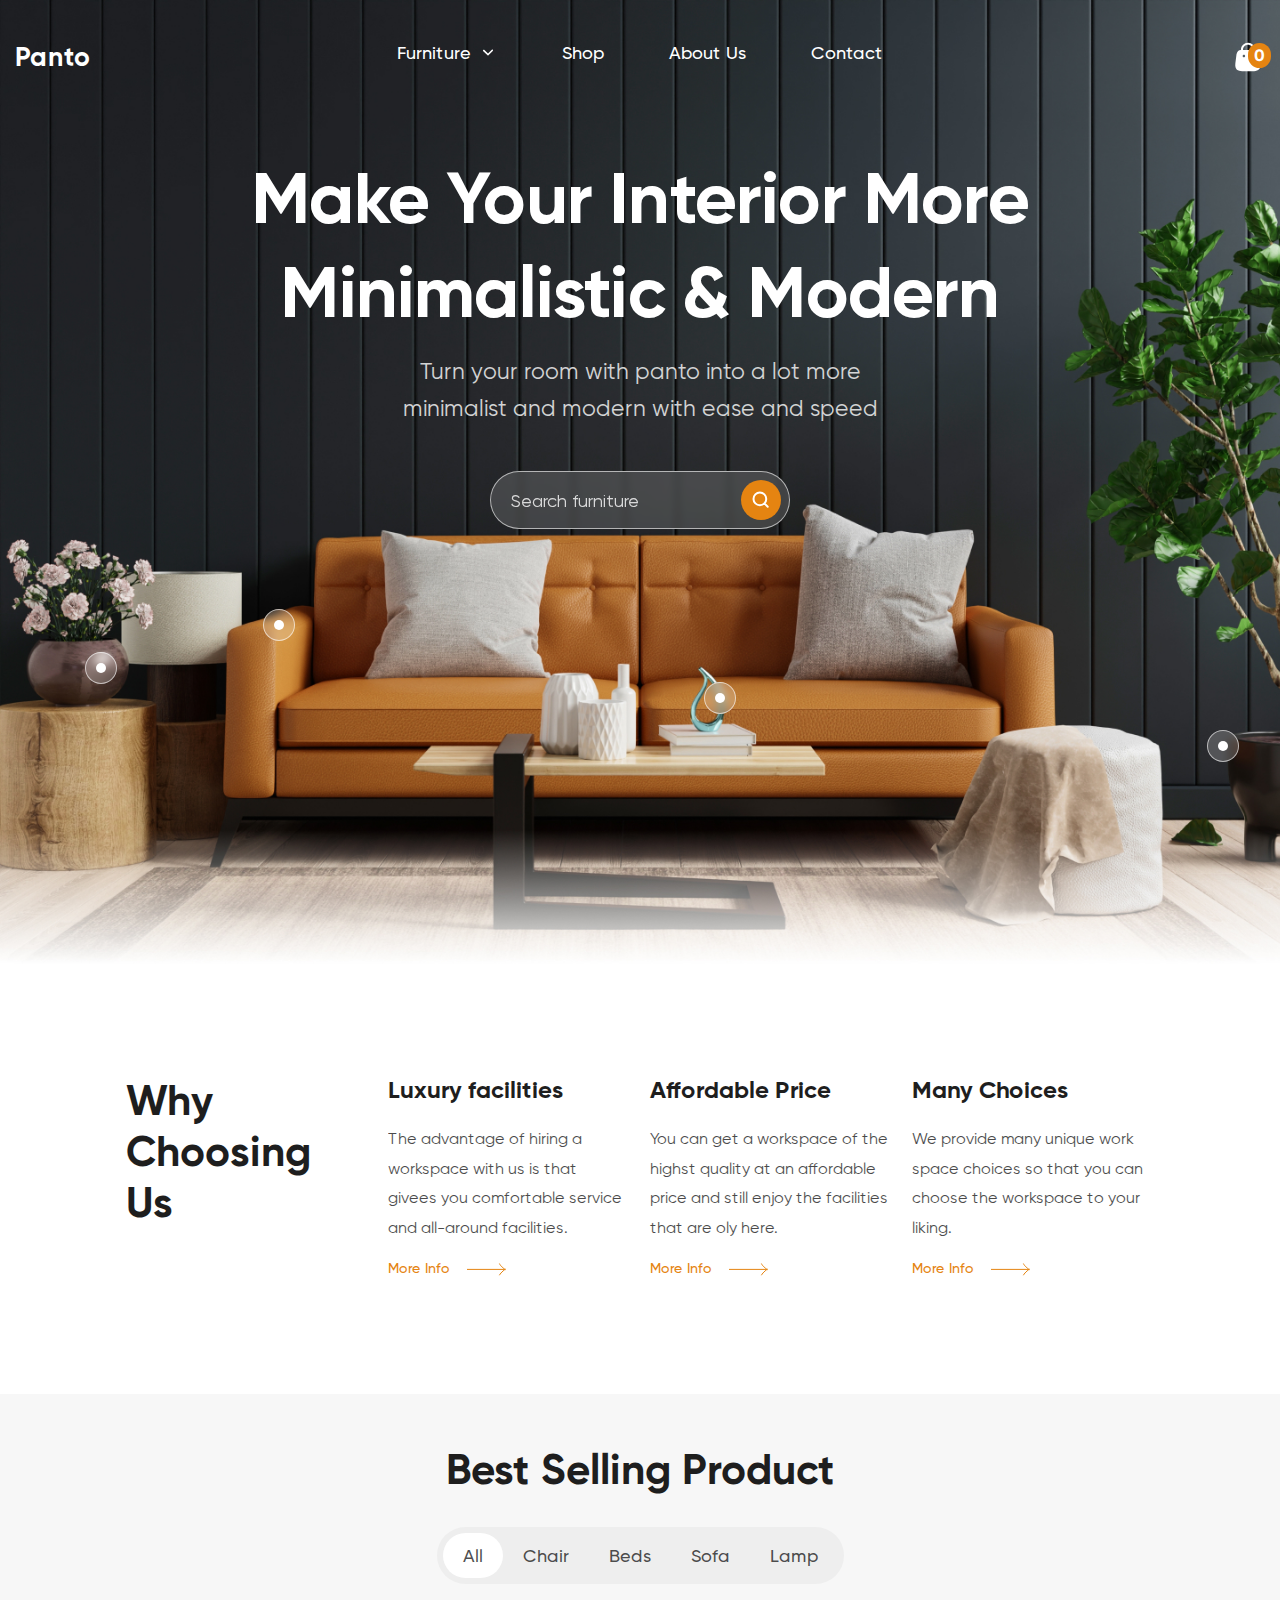
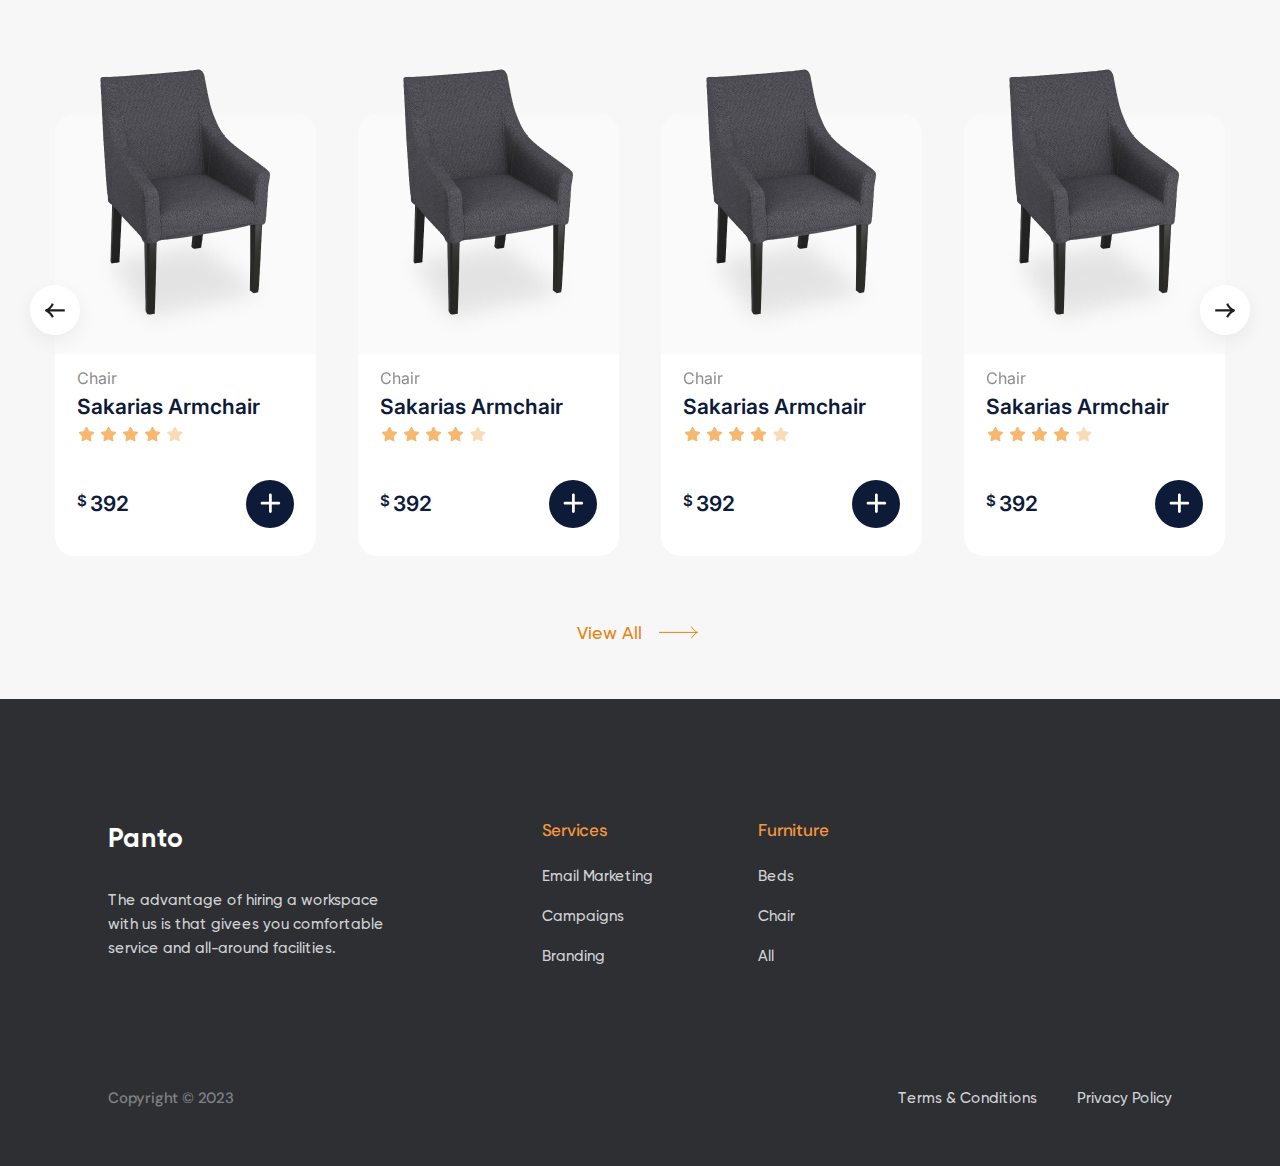
<file: project/panto/index.html>
<!DOCTYPE html>
<html lang="en">
<head>
    <meta charset="UTF-8">
    <meta name="viewport" content="width=device-width, initial-scale=1.0">
    <link rel="stylesheet" href="./css/main.css"/>
    <link rel="stylesheet" href="https://cdn.jsdelivr.net/npm/swiper@11/swiper-bundle.min.css"/>           
    <title>Panto</title>
</head>
<body>
    
    <header class="header">
        <div class="container">

            <nav class="header__nav nav">

                <div class="nav__logo">
                    <a href="#!" class="logo">Panto</a>
                </div>
                
                <ul class="nav-list">
                    <li class="nav-list__item"><a href="#!" class="nav-list__link  nav-list__link--dropdown">Furniture</a>
                        <div class="nav-list__sub-nav">
                            <ul class="sub-nav">
                                <li class="sun-nav__item"><a href="#!" class="sub-nav__link">Home</a></li>
                                <li class="sun-nav__item"><a href="#!" class="sub-nav__link">About</a></li>
                                <li class="sun-nav__item"><a href="#!" class="sub-nav__link">What</a></li>
                                <li class="sun-nav__item"><a href="#!" class="sub-nav__link">Click</a></li>
                            </ul>
                        </div>


                    </li>
                    <li class="nav-list__item"><a href="#!" class="nav-list__link">Shop</a></li>
                    <li class="nav-list__item"><a href="#!" class="nav-list__link">About Us</a></li>
                    <li class="nav-list__item"><a href="#!" class="nav-list__link">Contact</a></li>
                </ul>

                <a class="cart" href="#!">
                    <img class="cart__img" src="./img/svg/bag.svg" alt="card">
                    <div class="cart__count">0</div>
                </a>

                <button id="open-mobile-nav-btn" class="nav__btn"><img src="./img/svg/mobile-nav.svg" alt="open navigation"></button>
            </nav>

            <div class="header__content">
                <h1 class="header__title">Make your interior more minimalistic & modern</h1>
                <p>Turn your room with panto into a lot more minimalist and modern with ease and speed</p>

                <div class="header__search">
                    <form action="" class="search-form">
                        <input placeholder="Search furniture" class="search-form__input" type="text" autocomplete="off">
                        <button class="search-form__btn">
                            <img src="./img/header/search.svg" alt="search">
                        </button>
                    </form>
                </div>
                
            </div>

            <div class="header__dot header__dot--sofa">
                <button class="info-dot">
                    <div class="info-dot--circle"></div>
                    <div class="info-dot--radius"></div>
                </button>

                <div class="info-hint none">
                    <label>
                        <input type="radio" name="sofa-color" class="info-hint__radio">
                        <div class="info-hint__radio-fake info-hint__radio-fake--orange"></div>
                    </label>

                    <label>
                        <input type="radio" name="sofa-color" class="info-hint__radio">
                        <div class="info-hint__radio-fake info-hint__radio-fake--biruza"></div>
                    </label>

                    <label>
                        <input type="radio" name="sofa-color" class="info-hint__radio">
                        <div class="info-hint__radio-fake info-hint__radio-fake--gray"></div>
                    </label>
                </div>
            </div>

            <div class="header__dot header__dot--vase">

                <button class="info-dot">
                    <div class="info-dot--circle"></div>
                    <div class="info-dot--radius"></div>
                </button>

                <div class="info-hint none">
                    <label>
                        <input type="radio" name="sofa-color" class="info-hint__radio">
                        <div class="info-hint__radio-fake info-hint__radio-fake--orange"></div>
                    </label>

                    <label>
                        <input type="radio" name="sofa-color" class="info-hint__radio">
                        <div class="info-hint__radio-fake info-hint__radio-fake--biruza"></div>
                    </label>

                    <label>
                        <input type="radio" name="sofa-color" class="info-hint__radio">
                        <div class="info-hint__radio-fake info-hint__radio-fake--gray"></div>
                    </label>
                </div>
            </div>

            <div class="header__dot header__dot--item">
                <button class="info-dot">
                    <div class="info-dot--circle"></div>
                    <div class="info-dot--radius"></div>
                </button>

                <div class="info-hint none">
                    <label>
                        <input type="radio" name="sofa-color" class="info-hint__radio">
                        <div class="info-hint__radio-fake info-hint__radio-fake--orange"></div>
                    </label>

                    <label>
                        <input type="radio" name="sofa-color" class="info-hint__radio">
                        <div class="info-hint__radio-fake info-hint__radio-fake--biruza"></div>
                    </label>

                    <label>
                        <input type="radio" name="sofa-color" class="info-hint__radio">
                        <div class="info-hint__radio-fake info-hint__radio-fake--gray"></div>
                    </label>
                </div>
            </div>

            <div class="header__dot header__dot--wall">
                <button class="info-dot">
                    <div class="info-dot--circle"></div>
                    <div class="info-dot--radius"></div>
                </button>

                <div class="info-hint none">
                    <label>
                        <input type="radio" name="sofa-color" class="info-hint__radio">
                        <div class="info-hint__radio-fake info-hint__radio-fake--orange"></div>
                    </label>

                    <label>
                        <input type="radio" name="sofa-color" class="info-hint__radio">
                        <div class="info-hint__radio-fake info-hint__radio-fake--biruza"></div>
                    </label>

                    <label>
                        <input type="radio" name="sofa-color" class="info-hint__radio">
                        <div class="info-hint__radio-fake info-hint__radio-fake--gray"></div>
                    </label>
                </div>
            </div>

        </div> 
    </header>

    <section class="benefits">
        <div class="container">
            <div class="benefits__grid">

                <div class="benefits__title">
                    <h2 class="title-2">Why Choosing Us</h2>
                </div>
                
                
                <div class="benefit">
                    <h3 class="benefit__title">Luxury facilities</h3>
                    <p class="benefit__text">The advantage of hiring a workspace with us is that givees you comfortable service and all-around facilities.</p>

                    <a class="read__more" href="#!">More Info</a>
                </div>

                <div class="benefit">
                    <h3 class="benefit__title">Affordable Price</h3>
                    <p class="benefit__text">You can get a workspace of the highst quality at an affordable price and still enjoy the facilities that are oly here.</p>

                    <a class="read__more" href="#!">More Info</a>
                </div>

                <div class="benefit">
                    <h3 class="benefit__title">Many Choices</h3>
                    <p class="benefit__text">We provide many unique work space choices so that you can choose the workspace to your liking.
                    </p>

                    <a class="read__more" href="#!">More Info</a>
                </div>

            </div>
        </div>
    </section>

    <section class="products">
        <div class="container">

            <div class="product__title">
                <h2 class="title-2">Best Selling Product</h2>
            </div>
            
            <div class="product__tabs">
                <div class="tab-controls">
                    <button data-tab="all" class="tab-controls__btn tab-controls__btn--active">All</button>
                    <button data-tab="chair" class="tab-controls__btn">Chair</button>
                    <button data-tab="bads" class="tab-controls__btn">Beds</button>
                    <button data-tab="sofa" class="tab-controls__btn">Sofa</button>
                    <button data-tab="lamp" class="tab-controls__btn">Lamp</button>
                </div>
            </div>

            <div class="product__slider">
                <div class="slider">
                    <div class="swiper">
                        
                        <div class="swiper-wrapper">

                            <article data-tab-value="chair" class="card swiper-slide">
                                <a href="#product-page" class="card__link"></a>
                                <div class="card__photo">
                                    <img class="card__img" src="./img/product/chair-01.png" srcset="./img/product/chair-01@2x.png 2x" alt="title">
                                </div>
                                <div class="card__desc">
                                    <a href="#category" class="card__category">Chair</a>
                                    <h3 class="card__title">Sakarias Armchair</h3>

                                    <div class="card__rating">
                                        <img src="./img/svg/star.svg" alt="rating">
                                        <img src="./img/svg/star.svg" alt="rating">
                                        <img src="./img/svg/star.svg" alt="rating">
                                        <img src="./img/svg/star.svg" alt="rating">
                                        <img src="./img/svg/star-of.svg" alt="rating">
                                    </div>

                                    <div class="card__fotter">
                                        <div class="card__price" data-value="$">392</div>
                                        <button class="card__btn">
                                            <img src="./img/svg/plus.svg" alt="btn">
                                        </button>
                                    </div>
                                </div>
                            </article>

                            <article data-tab-value="chair" class="card swiper-slide">
                                <a href="#product-page" class="card__link"></a>
                                <div class="card__photo">
                                    <img class="card__img" src="./img/product/chair-01.png" srcset="./img/product/chair-01@2x.png 2x" alt="title">
                                </div>
                                <div class="card__desc">
                                    <a href="#category" class="card__category">Chair</a>
                                    <h3 class="card__title">Sakarias Armchair</h3>

                                    <div class="card__rating">
                                        <img src="./img/svg/star.svg" alt="rating">
                                        <img src="./img/svg/star.svg" alt="rating">
                                        <img src="./img/svg/star.svg" alt="rating">
                                        <img src="./img/svg/star.svg" alt="rating">
                                        <img src="./img/svg/star-of.svg" alt="rating">
                                    </div>

                                    <div class="card__fotter">
                                        <div class="card__price" data-value="$">392</div>
                                        <button class="card__btn">
                                            <img src="./img/svg/plus.svg" alt="btn">
                                        </button>
                                    </div>
                                </div>
                            </article>

                            <article data-tab-value="chair" class="card swiper-slide">
                                <a href="#product-page" class="card__link"></a>
                                <div class="card__photo">
                                    <img class="card__img" src="./img/product/chair-01.png" srcset="./img/product/chair-01@2x.png 2x" alt="title">
                                </div>
                                <div class="card__desc">
                                    <a href="#category" class="card__category">Chair</a>
                                    <h3 class="card__title">Sakarias Armchair</h3>

                                    <div class="card__rating">
                                        <img src="./img/svg/star.svg" alt="rating">
                                        <img src="./img/svg/star.svg" alt="rating">
                                        <img src="./img/svg/star.svg" alt="rating">
                                        <img src="./img/svg/star.svg" alt="rating">
                                        <img src="./img/svg/star-of.svg" alt="rating">
                                    </div>

                                    <div class="card__fotter">
                                        <div class="card__price" data-value="$">392</div>
                                        <button class="card__btn">
                                            <img src="./img/svg/plus.svg" alt="btn">
                                        </button>
                                    </div>
                                </div>
                            </article>

                            <article data-tab-value="chair" class="card swiper-slide">
                                <a href="#product-page" class="card__link"></a>
                                <div class="card__photo">
                                    <img class="card__img" src="./img/product/chair-01.png" srcset="./img/product/chair-01@2x.png 2x" alt="title">
                                </div>
                                <div class="card__desc">
                                    <a href="#category" class="card__category">Chair</a>
                                    <h3 class="card__title">Sakarias Armchair</h3>

                                    <div class="card__rating">
                                        <img src="./img/svg/star.svg" alt="rating">
                                        <img src="./img/svg/star.svg" alt="rating">
                                        <img src="./img/svg/star.svg" alt="rating">
                                        <img src="./img/svg/star.svg" alt="rating">
                                        <img src="./img/svg/star-of.svg" alt="rating">
                                    </div>

                                    <div class="card__fotter">
                                        <div class="card__price" data-value="$">392</div>
                                        <button class="card__btn">
                                            <img src="./img/svg/plus.svg" alt="btn">
                                        </button>
                                    </div>
                                </div>
                            </article>

                            <article data-tab-value="chair" class="card swiper-slide">
                                <a href="#product-page" class="card__link"></a>
                                <div class="card__photo">
                                    <img class="card__img" src="./img/product/chair-01.png" srcset="./img/product/chair-01@2x.png 2x" alt="title">
                                </div>
                                <div class="card__desc">
                                    <a href="#category" class="card__category">Chair</a>
                                    <h3 class="card__title">Sakarias Armchair</h3>

                                    <div class="card__rating">
                                        <img src="./img/svg/star.svg" alt="rating">
                                        <img src="./img/svg/star.svg" alt="rating">
                                        <img src="./img/svg/star.svg" alt="rating">
                                        <img src="./img/svg/star.svg" alt="rating">
                                        <img src="./img/svg/star-of.svg" alt="rating">
                                    </div>

                                    <div class="card__fotter">
                                        <div class="card__price" data-value="$">392</div>
                                        <button class="card__btn">
                                            <img src="./img/svg/plus.svg" alt="btn">
                                        </button>
                                    </div>
                                </div>
                            </article>

                            <article data-tab-value="sofa" class="card swiper-slide">
                                <a href="#product-page" class="card__link"></a>
                                <div class="card__photo">
                                    <img class="card__img" src="./img/product/chair-02.png" srcset="./img/product/chair-02@2x.png 2x" alt="title">
                                </div>
                                <div class="card__desc">
                                    <a href="#category" class="card__category">Sofa</a>
                                    <h3 class="card__title">Baltsar Chair</h3>

                                    <div class="card__rating">
                                        <img src="./img/svg/star.svg" alt="rating">
                                        <img src="./img/svg/star.svg" alt="rating">
                                        <img src="./img/svg/star.svg" alt="rating">
                                        <img src="./img/svg/star.svg" alt="rating">
                                        <img src="./img/svg/star-of.svg" alt="rating">
                                    </div>

                                    <div class="card__fotter">
                                        <div class="card__price" data-value="$">299</div>
                                        <button class="card__btn">
                                            <img src="./img/svg/plus.svg" alt="btn">
                                        </button>
                                    </div>
                                </div>
                            </article>

                            <article data-tab-value="bads" class="card swiper-slide">
                                <a href="#product-page" class="card__link"></a>
                                <div class="card__photo">
                                    <img class="card__img" src="./img/product/chair-03.png" srcset="./img/product/chair-03@2x.png 2x" alt="title">
                                </div>
                                <div class="card__desc">
                                    <a href="#category" class="card__category">Bad</a>
                                    <h3 class="card__title">Anjay Chair</h3>

                                    <div class="card__rating">
                                        <img src="./img/svg/star.svg" alt="rating">
                                        <img src="./img/svg/star.svg" alt="rating">
                                        <img src="./img/svg/star.svg" alt="rating">
                                        <img src="./img/svg/star.svg" alt="rating">
                                        <img src="./img/svg/star-of.svg" alt="rating">
                                    </div>

                                    <div class="card__fotter">
                                        <div class="card__price" data-value="$">519</div>
                                        <button class="card__btn">
                                            <img src="./img/svg/plus.svg" alt="btn">
                                        </button>
                                    </div>
                                </div>
                            </article>

                            <article data-tab-value="sofa" class="card swiper-slide">
                                <a href="#product-page" class="card__link"></a>
                                <div class="card__photo">
                                    <img class="card__img" src="./img/product/chair-04.png" srcset="./img/product/chair-04@2x.png 2x" alt="title">
                                </div>
                                <div class="card__desc">
                                    <a href="#category" class="card__category">Sofa</a>
                                    <h3 class="card__title">Nyantuy Chair</h3>

                                    <div class="card__rating">
                                        <img src="./img/svg/star.svg" alt="rating">
                                        <img src="./img/svg/star.svg" alt="rating">
                                        <img src="./img/svg/star.svg" alt="rating">
                                        <img src="./img/svg/star.svg" alt="rating">
                                        <img src="./img/svg/star-of.svg" alt="rating">
                                    </div>

                                    <div class="card__fotter">
                                        <div class="card__price" data-value="$">921</div>
                                        <button class="card__btn">
                                            <img src="./img/svg/plus.svg" alt="btn">
                                        </button>
                                    </div>
                                </div>
                            </article>

                            <article data-tab-value="bads" class="card swiper-slide">
                                <a href="#product-page" class="card__link"></a>
                                <div class="card__photo">
                                    <img class="card__img" src="./img/product/chair-01.png" srcset="./img/product/chair-01@2x.png 2x" alt="title">
                                </div>
                                <div class="card__desc">
                                    <a href="#category" class="card__category">Bed</a>
                                    <h3 class="card__title">Sakarias Armchair</h3>

                                    <div class="card__rating">
                                        <img src="./img/svg/star.svg" alt="rating">
                                        <img src="./img/svg/star.svg" alt="rating">
                                        <img src="./img/svg/star.svg" alt="rating">
                                        <img src="./img/svg/star.svg" alt="rating">
                                        <img src="./img/svg/star-of.svg" alt="rating">
                                    </div>

                                    <div class="card__fotter">
                                        <div class="card__price" data-value="$">392</div>
                                        <button class="card__btn">
                                            <img src="./img/svg/plus.svg" alt="btn">
                                        </button>
                                    </div>
                                </div>
                            </article>

                            <article data-tab-value="lamp" class="card swiper-slide">
                                <a href="#product-page" class="card__link"></a>
                                <div class="card__photo">
                                    <img class="card__img" src="./img/product/chair-02.png" srcset="./img/product/chair-02@2x.png 2x" alt="title">
                                </div>
                                <div class="card__desc">
                                    <a href="#category" class="card__category">Lamp</a>
                                    <h3 class="card__title">Baltsar Chair</h3>

                                    <div class="card__rating">
                                        <img src="./img/svg/star.svg" alt="rating">
                                        <img src="./img/svg/star.svg" alt="rating">
                                        <img src="./img/svg/star.svg" alt="rating">
                                        <img src="./img/svg/star.svg" alt="rating">
                                        <img src="./img/svg/star-of.svg" alt="rating">
                                    </div>

                                    <div class="card__fotter">
                                        <div class="card__price" data-value="$">299</div>
                                        <button class="card__btn">
                                            <img src="./img/svg/plus.svg" alt="btn">
                                        </button>
                                    </div>
                                </div>
                            </article>

                            <article data-tab-value="lamp" class="card swiper-slide">
                                <a href="#product-page" class="card__link"></a>
                                <div class="card__photo">
                                    <img class="card__img" src="./img/product/chair-03.png" srcset="./img/product/chair-03@2x.png 2x" alt="title">
                                </div>
                                <div class="card__desc">
                                    <a href="#category" class="card__category">Lamp</a>
                                    <h3 class="card__title">Anjay Chair</h3>

                                    <div class="card__rating">
                                        <img src="./img/svg/star.svg" alt="rating">
                                        <img src="./img/svg/star.svg" alt="rating">
                                        <img src="./img/svg/star.svg" alt="rating">
                                        <img src="./img/svg/star.svg" alt="rating">
                                        <img src="./img/svg/star-of.svg" alt="rating">
                                    </div>

                                    <div class="card__fotter">
                                        <div class="card__price" data-value="$">519</div>
                                        <button class="card__btn">
                                            <img src="./img/svg/plus.svg" alt="btn">
                                        </button>
                                    </div>
                                </div>
                            </article>

                            <article data-tab-value="sofa" class="card swiper-slide">
                                <a href="#product-page" class="card__link"></a>
                                <div class="card__photo">
                                    <img class="card__img" src="./img/product/chair-04.png" srcset="./img/product/chair-04@2x.png 2x" alt="title">
                                </div>
                                <div class="card__desc">
                                    <a href="#category" class="card__category">Sofa</a>
                                    <h3 class="card__title">Nyantuy Chair</h3>

                                    <div class="card__rating">
                                        <img src="./img/svg/star.svg" alt="rating">
                                        <img src="./img/svg/star.svg" alt="rating">
                                        <img src="./img/svg/star.svg" alt="rating">
                                        <img src="./img/svg/star.svg" alt="rating">
                                        <img src="./img/svg/star-of.svg" alt="rating">
                                    </div>

                                    <div class="card__fotter">
                                        <div class="card__price" data-value="$">921</div>
                                        <button class="card__btn">
                                            <img src="./img/svg/plus.svg" alt="btn">
                                        </button>
                                    </div>
                                </div>
                            </article>

                            <article data-tab-value="chair" class="card swiper-slide">
                                <a href="#product-page" class="card__link"></a>
                                <div class="card__photo">
                                    <img class="card__img" src="./img/product/chair-01.png" srcset="./img/product/chair-01@2x.png 2x" alt="title">
                                </div>
                                <div class="card__desc">
                                    <a href="#category" class="card__category">Chair</a>
                                    <h3 class="card__title">Sakarias Armchair</h3>

                                    <div class="card__rating">
                                        <img src="./img/svg/star.svg" alt="rating">
                                        <img src="./img/svg/star.svg" alt="rating">
                                        <img src="./img/svg/star.svg" alt="rating">
                                        <img src="./img/svg/star.svg" alt="rating">
                                        <img src="./img/svg/star-of.svg" alt="rating">
                                    </div>

                                    <div class="card__fotter">
                                        <div class="card__price" data-value="$">392</div>
                                        <button class="card__btn">
                                            <img src="./img/svg/plus.svg" alt="btn">
                                        </button>
                                    </div>
                                </div>
                            </article>
                        </div>

                    </div>

                    <button id="sliderPrev" class="slider__btn slider__btn--prev">
                        <img src="./img/svg/slider-left.svg" alt="prev">
                    </button>

                    <button id="sliderNext" class="slider__btn slider__btn--next">
                        <img src="./img/svg/slider-right.svg" alt="next">
                    </button>

                </div>
            </div>

            <div class="product__link">
                <a class="read__more read__more--large" href="#!">View All</a>
            </div>
        </div>
    </section>

    <footer class="footer">
        <div class="container container--small">
            <div class="footer__grid">
                <div class="footer__desc">
                    <div class="footer__logo">
                        <a href="#!" class="logo">Panto</a>
                    </div>
                    <p>The advantage of hiring a workspace with us is that givees you comfortable service and all-around facilities.</p>
                </div>

                <nav class="footer__nav footer__nav--services">
                    <h3 class="footer__nav-title">Services</h3>
                    <ul class="footer__list">
                        <li class="footer__list-item"><a href="#!">Email Marketing</a></li>
                        <li class="footer__list-item"><a href="#!">Campaigns</a></li>
                        <li class="footer__list-item"><a href="#!">Branding</a></li>
                    </ul>
                </nav>  

                <nav class="footer__nav">
                    <h3 class="footer__nav-title">Furniture</h3>
                    <ul class="footer__list">
                        <li class="footer__list-item"><a href="#!">Beds</a></li>
                        <li class="footer__list-item"><a href="#!">Chair</a></li>
                        <li class="footer__list-item"><a href="#!">All</a></li>
                    </ul>
                </nav>  
                

            </div>

            <div class="footer__row">
                <div class="footer__copyright">Copyright © 2023</div>
                <div class="footer__links">
                    <a href="#!">Terms & Conditions</a>
                    <a href="#!">Privacy Policy</a>
                </div>
            </div>
        </div>
    </footer>

    <div id="mobile-nav" class="mobile-nav__wrapper">

        <div class="mobile-nav-header">

            <a href="#card" class="mobile-cart">
                <div class="cart">
                    <img class="cart__img" src="./img/svg/bag.svg" alt="cart">
                    <div class="cart__count">0</div>
                </div>
                Cart
            </a>

            <button id="close-mobile-nav-btn" class="mobile-nav-btn-close">
                <img src="./img/svg/close.svg" alt="close">
            </button>
        </div>

        <ul class="mobile-nav">
            <li class="mobile-nav__item"><a href="#!" class="mobile-nav__link  mobile-nav__link--dropdown">Furniture</a>
                <div class="mobile-nav__sub">
                    <ul class="mobile-sub-nav">
                        <li class="mobile-sub-nav__item"><a href="#!" class="mobile-sub-nav__link">Home</a></li>
                        <li class="mobile-sub-nav__item"><a href="#!" class="mobile-sub-nav__link">About</a></li>
                        <li class="mobile-sub-nav__item"><a href="#!" class="mobile-sub-nav__link">What</a></li>
                        <li class="mobile-sub-nav__item"><a href="#!" class="mobile-sub-nav__link">Click</a></li>
                    </ul>
                </div>
            </li>
            <li class="mobile-nav__item"><a href="#!" class="mobile-nav__link">Shop</a></li>
            <li class="mobile-nav__item"><a href="#!" class="mobile-nav__link">About Us</a></li>
            <li class="mobile-nav__item"><a href="#!" class="mobile-nav__link">Contact</a></li>
        </ul>
    </div>

    <script src="https://cdn.jsdelivr.net/npm/swiper@11/swiper-bundle.min.js"></script>
    <script src="./js/main.js"></script>
</body>
</html>
</file>
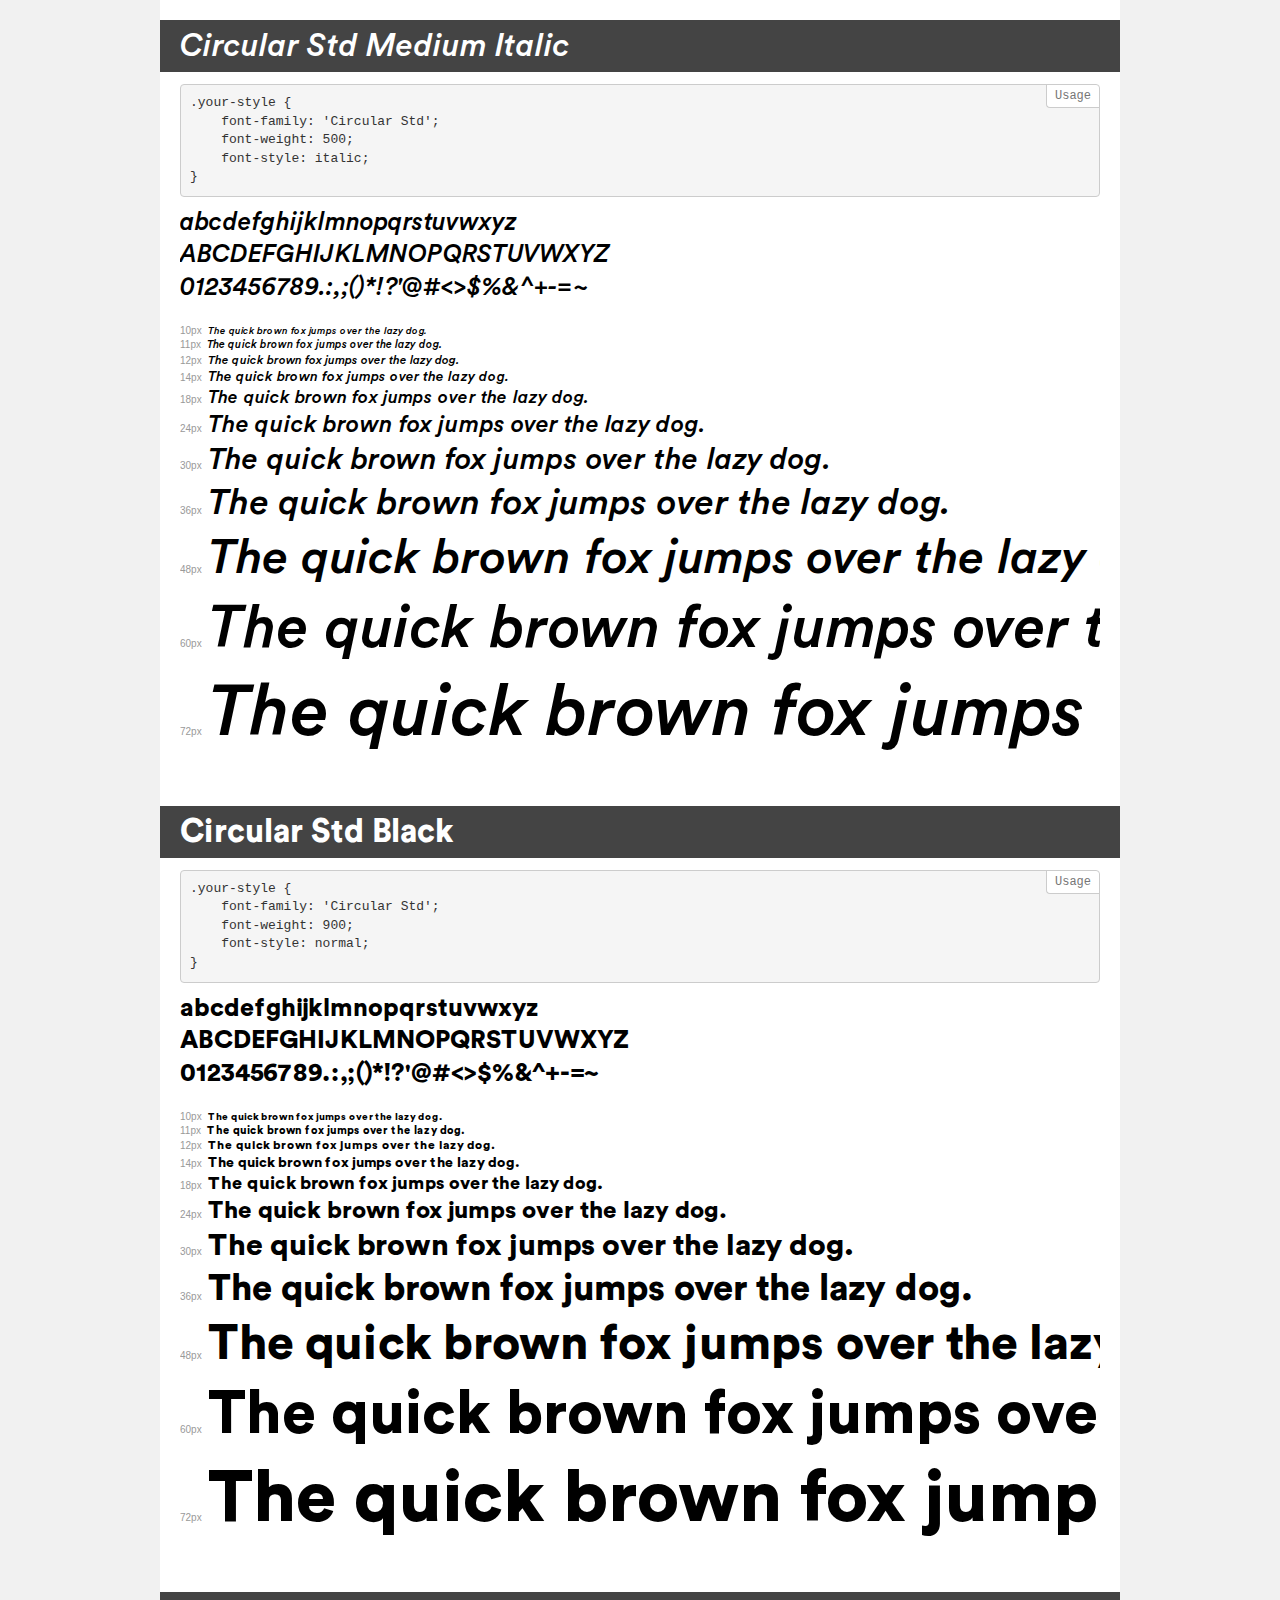
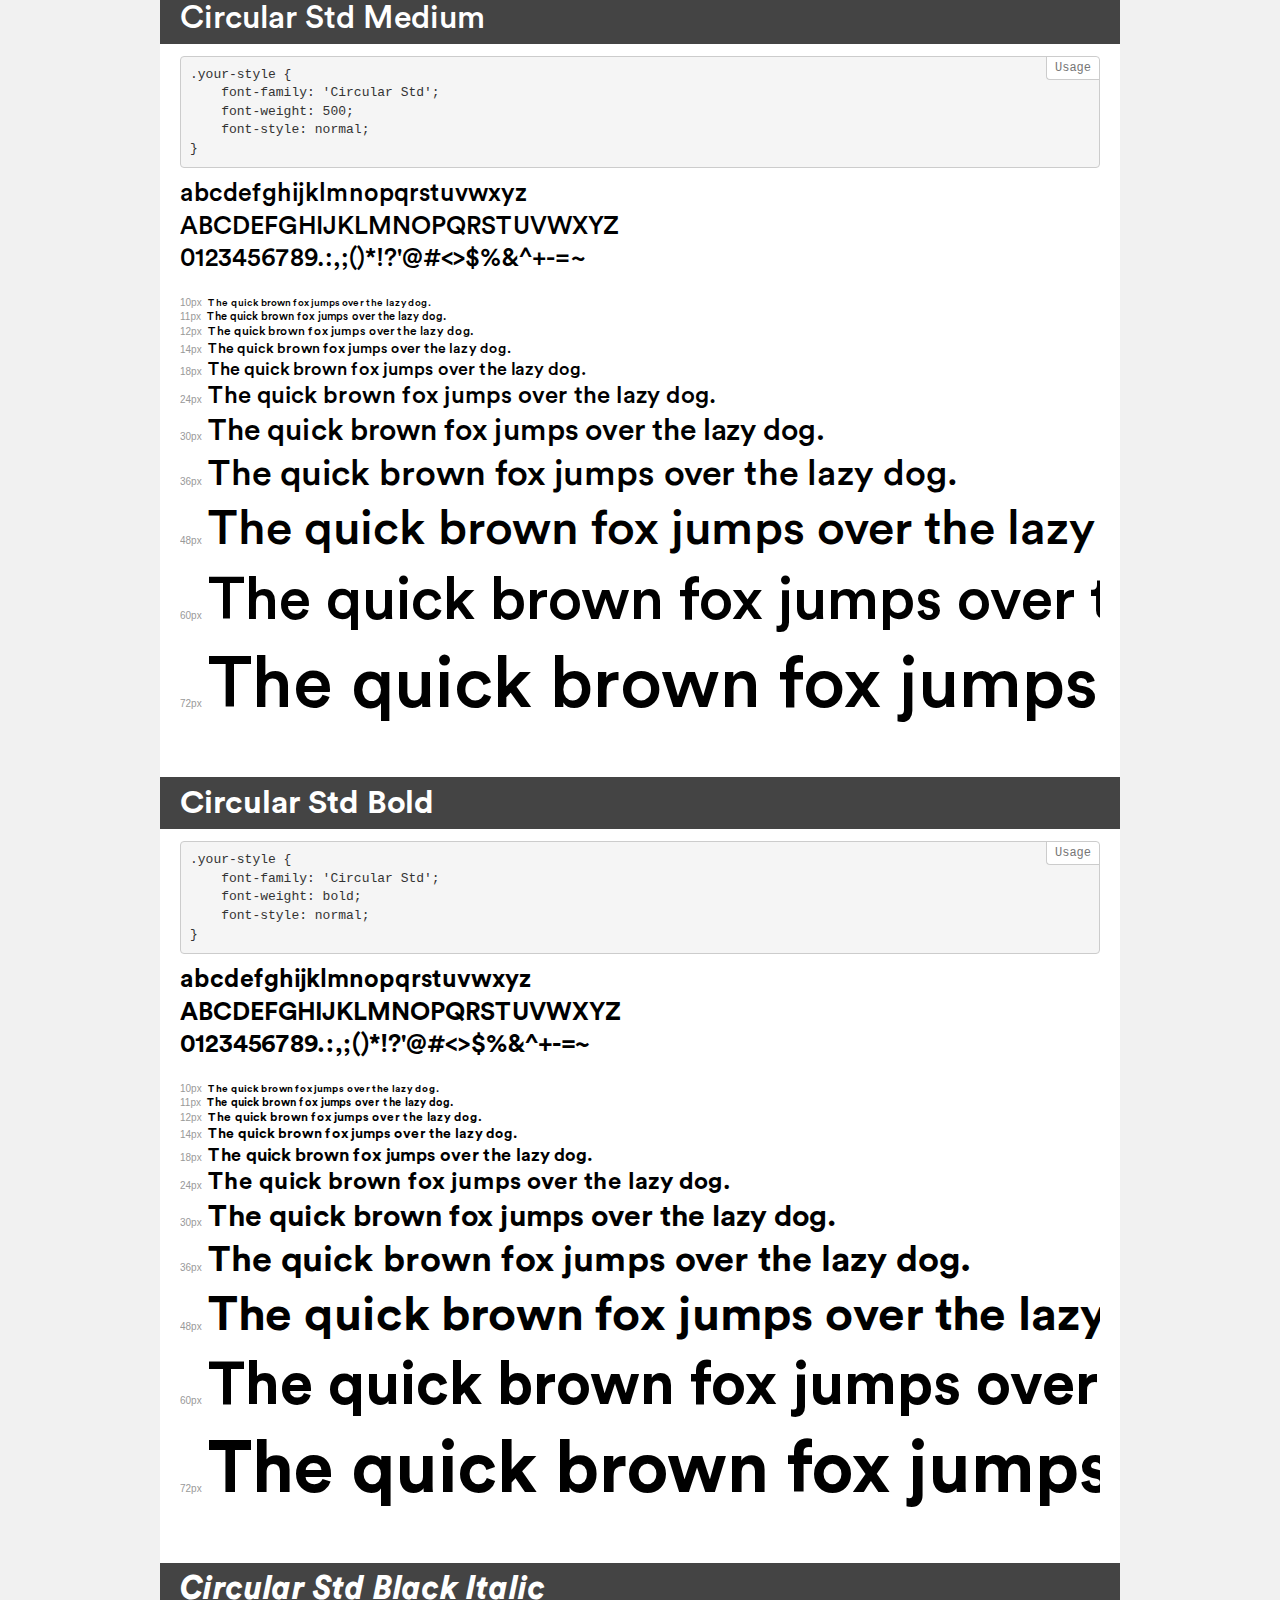
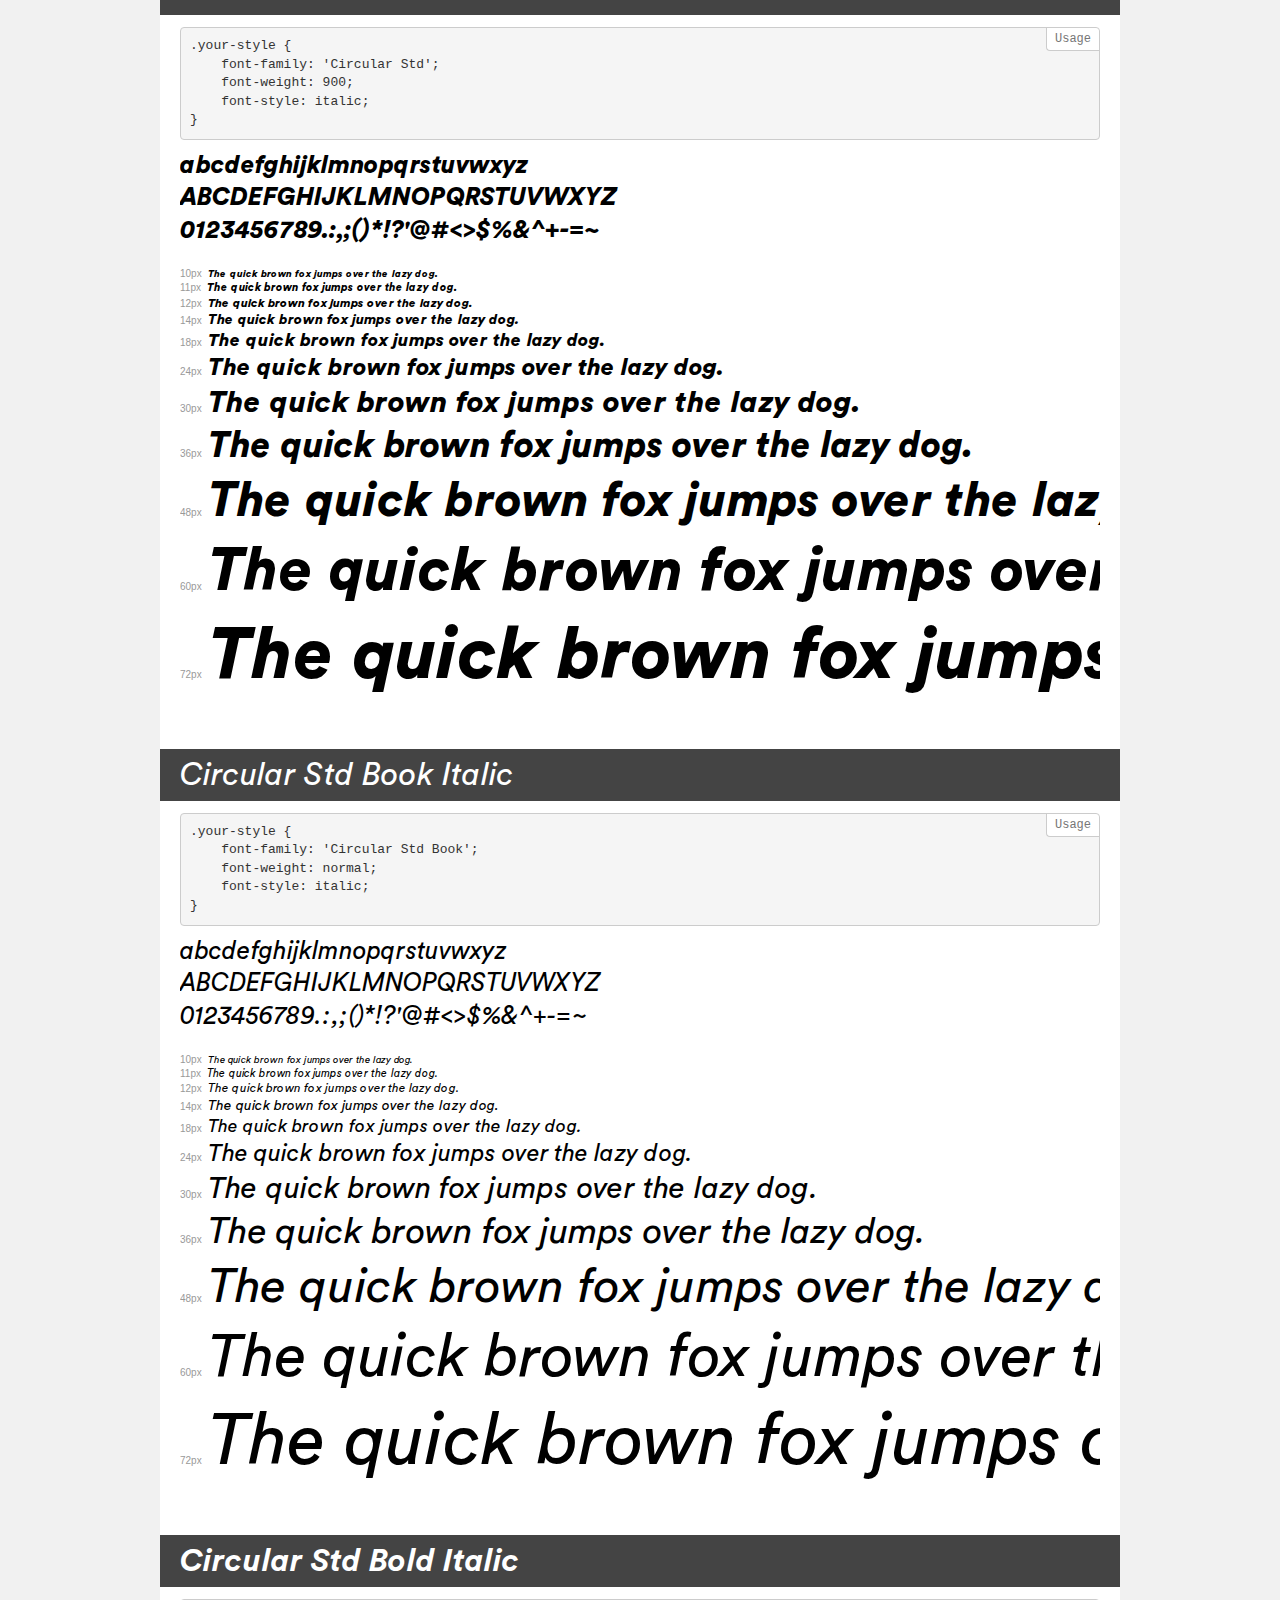
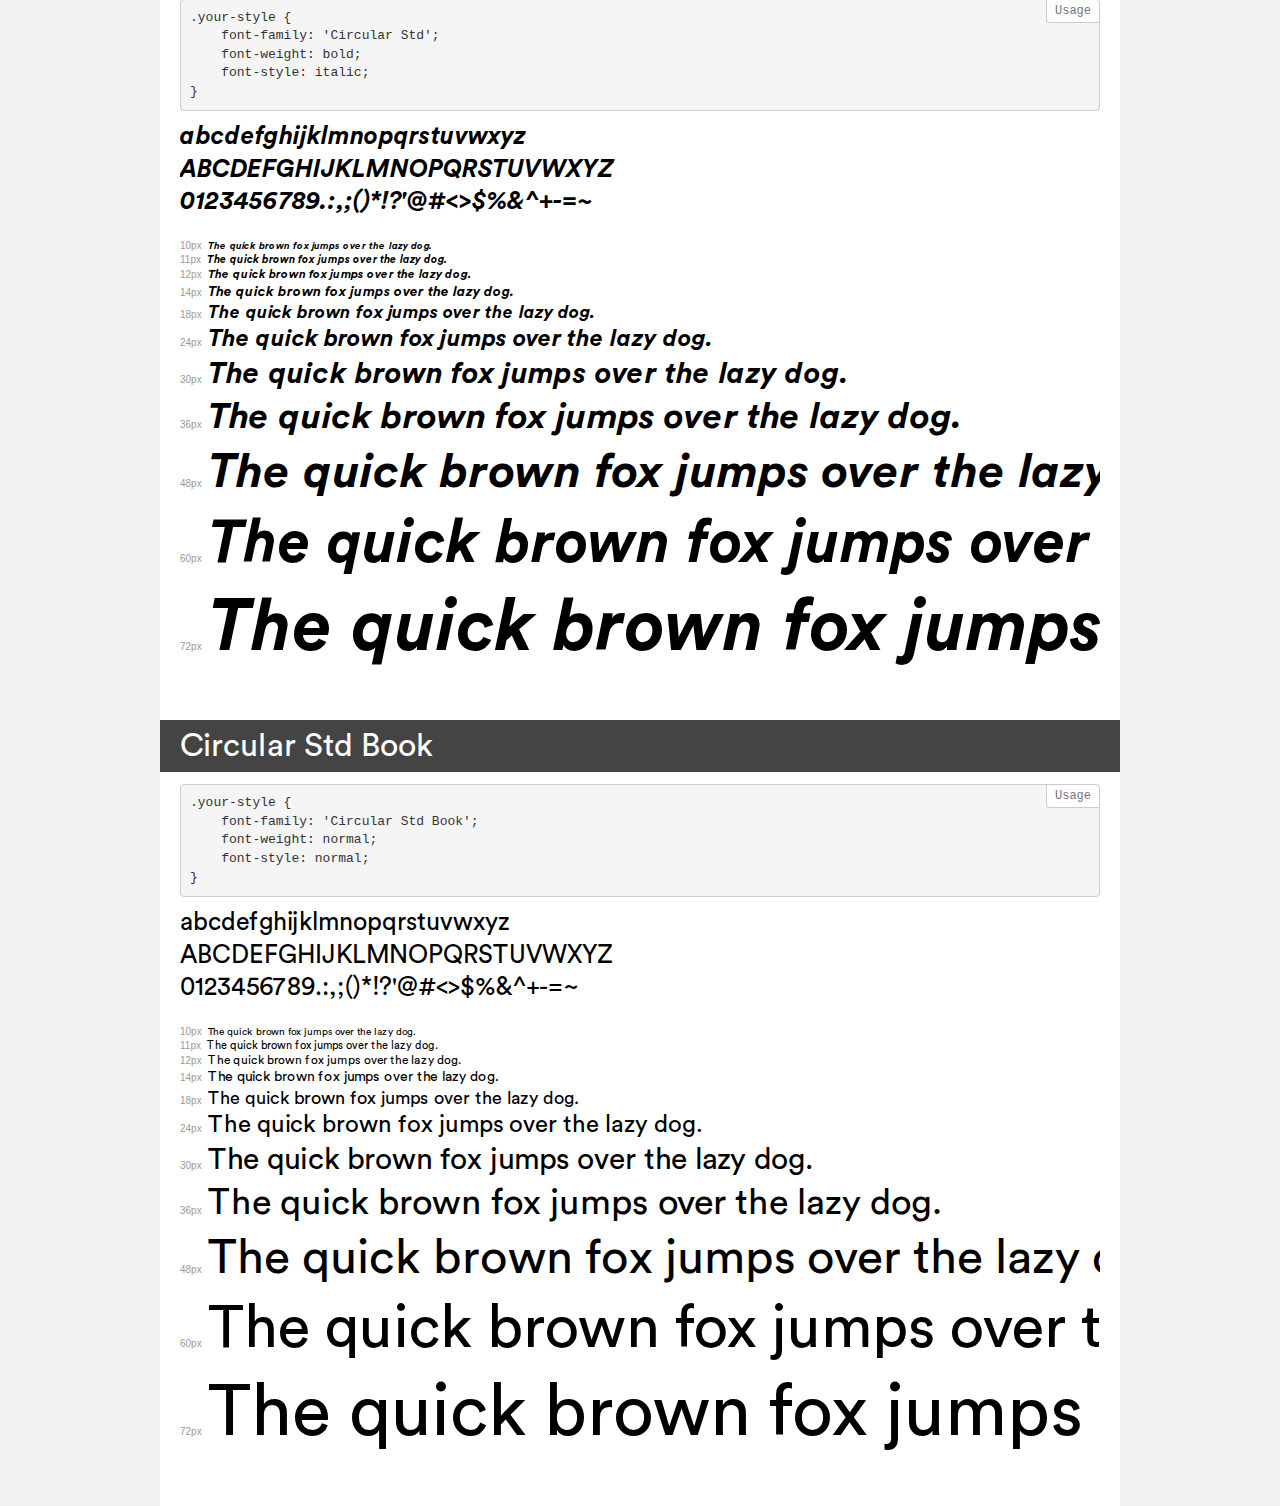
<file: project/travel-agent/fonts/CircularStd/demo.html>
<!DOCTYPE html>
<html>
<head>
    <meta charset="utf-8">
    <meta http-equiv="X-UA-Compatible" content="IE=edge">
    <meta name="viewport" content="width=device-width, initial-scale=1">
    <meta name="robots" content="noindex, noarchive">
    <meta name="format-detection" content="telephone=no">
    <title>Transfonter demo</title>
    <link href="stylesheet.css" rel="stylesheet">
    <style>
        /*
        http://meyerweb.com/eric/tools/css/reset/
        v2.0 | 20110126
        License: none (public domain)
        */
        html, body, div, span, applet, object, iframe,
        h1, h2, h3, h4, h5, h6, p, blockquote, pre,
        a, abbr, acronym, address, big, cite, code,
        del, dfn, em, img, ins, kbd, q, s, samp,
        small, strike, strong, sub, sup, tt, var,
        b, u, i, center,
        dl, dt, dd, ol, ul, li,
        fieldset, form, label, legend,
        table, caption, tbody, tfoot, thead, tr, th, td,
        article, aside, canvas, details, embed,
        figure, figcaption, footer, header, hgroup,
        menu, nav, output, ruby, section, summary,
        time, mark, audio, video {
            margin: 0;
            padding: 0;
            border: 0;
            font-size: 100%;
            font: inherit;
            vertical-align: baseline;
        }
        /* HTML5 display-role reset for older browsers */
        article, aside, details, figcaption, figure,
        footer, header, hgroup, menu, nav, section {
            display: block;
        }
        body {
            line-height: 1;
        }
        ol, ul {
            list-style: none;
        }
        blockquote, q {
            quotes: none;
        }
        blockquote:before, blockquote:after,
        q:before, q:after {
            content: '';
            content: none;
        }
        table {
            border-collapse: collapse;
            border-spacing: 0;
        }
        /* common styles */
        body {
            background: #f1f1f1;
            color: #000;
        }
        .page {
            background: #fff;
            width: 920px;
            margin: 0 auto;
            padding: 20px 20px 0 20px;
            overflow: hidden;
        }
        .font-container {
            overflow-x: auto;
            overflow-y: hidden;
            margin-bottom: 40px;
            line-height: 1.3;
            white-space: nowrap;
            padding-bottom: 5px;
        }
        h1 {
            position: relative;
            background: #444;
            font-size: 32px;
            color: #fff;
            padding: 10px 20px;
            margin: 0 -20px 12px -20px;
        }
        .letters {
            font-size: 25px;
            margin-bottom: 20px;
        }
        .s10:before {
            content: '10px';
        }
        .s11:before {
            content: '11px';
        }
        .s12:before {
            content: '12px';
        }
        .s14:before {
            content: '14px';
        }
        .s18:before {
            content: '18px';
        }
        .s24:before {
            content: '24px';
        }
        .s30:before {
            content: '30px';
        }
        .s36:before {
            content: '36px';
        }
        .s48:before {
            content: '48px';
        }
        .s60:before {
            content: '60px';
        }
        .s72:before {
            content: '72px';
        }
        .s10:before, .s11:before, .s12:before, .s14:before,
        .s18:before, .s24:before, .s30:before, .s36:before,
        .s48:before, .s60:before, .s72:before {
            font-family: Arial, sans-serif;
            font-size: 10px;
            font-weight: normal;
            font-style: normal;
            color: #999;
            padding-right: 6px;
        }
        pre {
            display: block;
            position: relative;
            padding: 9px;
            margin: 0 0 10px;
            font-family: Monaco, Menlo, Consolas, "Courier New", monospace !important;
            font-size: 13px;
            line-height: 1.428571429;
            color: #333;
            font-weight: normal !important;
            font-style: normal !important;
            background-color: #f5f5f5;
            border: 1px solid #ccc;
            overflow-x: auto;
            border-radius: 4px;
        }
        pre:after {
            display: block;
            position: absolute;
            right: 0;
            top: 0;
            content: 'Usage';
            line-height: 1;
            padding: 5px 8px;
            font-size: 12px;
            color: #767676;
            background-color: #fff;
            border: 1px solid #ccc;
            border-right: none;
            border-top: none;
            border-radius: 0 4px 0 4px;
            z-index: 10;
        }
        /* responsive */
        @media (max-width: 959px) {
            .page {
                width: auto;
                margin: 0;
            }
        }
    </style>
</head>
<body>
<div class="page">
    <div class="demo" style="font-family: 'Circular Std'; font-weight: 500; font-style: italic;">
        <h1>Circular Std Medium Italic</h1>
        <pre>.your-style {
    font-family: 'Circular Std';
    font-weight: 500;
    font-style: italic;
}</pre>
        <div class="font-container">
            <p class="letters">
                abcdefghijklmnopqrstuvwxyz<br>
ABCDEFGHIJKLMNOPQRSTUVWXYZ<br>
                0123456789.:,;()*!?'@#<>$%&^+-=~
            </p>
            <p class="s10" style="font-size: 10px;">The quick brown fox jumps over the lazy dog.</p>
            <p class="s11" style="font-size: 11px;">The quick brown fox jumps over the lazy dog.</p>
            <p class="s12" style="font-size: 12px;">The quick brown fox jumps over the lazy dog.</p>
            <p class="s14" style="font-size: 14px;">The quick brown fox jumps over the lazy dog.</p>
            <p class="s18" style="font-size: 18px;">The quick brown fox jumps over the lazy dog.</p>
            <p class="s24" style="font-size: 24px;">The quick brown fox jumps over the lazy dog.</p>
            <p class="s30" style="font-size: 30px;">The quick brown fox jumps over the lazy dog.</p>
            <p class="s36" style="font-size: 36px;">The quick brown fox jumps over the lazy dog.</p>
            <p class="s48" style="font-size: 48px;">The quick brown fox jumps over the lazy dog.</p>
            <p class="s60" style="font-size: 60px;">The quick brown fox jumps over the lazy dog.</p>
            <p class="s72" style="font-size: 72px;">The quick brown fox jumps over the lazy dog.</p>
        </div>
    </div>
    <div class="demo" style="font-family: 'Circular Std'; font-weight: 900; font-style: normal;">
        <h1>Circular Std Black</h1>
        <pre>.your-style {
    font-family: 'Circular Std';
    font-weight: 900;
    font-style: normal;
}</pre>
        <div class="font-container">
            <p class="letters">
                abcdefghijklmnopqrstuvwxyz<br>
ABCDEFGHIJKLMNOPQRSTUVWXYZ<br>
                0123456789.:,;()*!?'@#<>$%&^+-=~
            </p>
            <p class="s10" style="font-size: 10px;">The quick brown fox jumps over the lazy dog.</p>
            <p class="s11" style="font-size: 11px;">The quick brown fox jumps over the lazy dog.</p>
            <p class="s12" style="font-size: 12px;">The quick brown fox jumps over the lazy dog.</p>
            <p class="s14" style="font-size: 14px;">The quick brown fox jumps over the lazy dog.</p>
            <p class="s18" style="font-size: 18px;">The quick brown fox jumps over the lazy dog.</p>
            <p class="s24" style="font-size: 24px;">The quick brown fox jumps over the lazy dog.</p>
            <p class="s30" style="font-size: 30px;">The quick brown fox jumps over the lazy dog.</p>
            <p class="s36" style="font-size: 36px;">The quick brown fox jumps over the lazy dog.</p>
            <p class="s48" style="font-size: 48px;">The quick brown fox jumps over the lazy dog.</p>
            <p class="s60" style="font-size: 60px;">The quick brown fox jumps over the lazy dog.</p>
            <p class="s72" style="font-size: 72px;">The quick brown fox jumps over the lazy dog.</p>
        </div>
    </div>
    <div class="demo" style="font-family: 'Circular Std'; font-weight: 500; font-style: normal;">
        <h1>Circular Std Medium</h1>
        <pre>.your-style {
    font-family: 'Circular Std';
    font-weight: 500;
    font-style: normal;
}</pre>
        <div class="font-container">
            <p class="letters">
                abcdefghijklmnopqrstuvwxyz<br>
ABCDEFGHIJKLMNOPQRSTUVWXYZ<br>
                0123456789.:,;()*!?'@#<>$%&^+-=~
            </p>
            <p class="s10" style="font-size: 10px;">The quick brown fox jumps over the lazy dog.</p>
            <p class="s11" style="font-size: 11px;">The quick brown fox jumps over the lazy dog.</p>
            <p class="s12" style="font-size: 12px;">The quick brown fox jumps over the lazy dog.</p>
            <p class="s14" style="font-size: 14px;">The quick brown fox jumps over the lazy dog.</p>
            <p class="s18" style="font-size: 18px;">The quick brown fox jumps over the lazy dog.</p>
            <p class="s24" style="font-size: 24px;">The quick brown fox jumps over the lazy dog.</p>
            <p class="s30" style="font-size: 30px;">The quick brown fox jumps over the lazy dog.</p>
            <p class="s36" style="font-size: 36px;">The quick brown fox jumps over the lazy dog.</p>
            <p class="s48" style="font-size: 48px;">The quick brown fox jumps over the lazy dog.</p>
            <p class="s60" style="font-size: 60px;">The quick brown fox jumps over the lazy dog.</p>
            <p class="s72" style="font-size: 72px;">The quick brown fox jumps over the lazy dog.</p>
        </div>
    </div>
    <div class="demo" style="font-family: 'Circular Std'; font-weight: bold; font-style: normal;">
        <h1>Circular Std Bold</h1>
        <pre>.your-style {
    font-family: 'Circular Std';
    font-weight: bold;
    font-style: normal;
}</pre>
        <div class="font-container">
            <p class="letters">
                abcdefghijklmnopqrstuvwxyz<br>
ABCDEFGHIJKLMNOPQRSTUVWXYZ<br>
                0123456789.:,;()*!?'@#<>$%&^+-=~
            </p>
            <p class="s10" style="font-size: 10px;">The quick brown fox jumps over the lazy dog.</p>
            <p class="s11" style="font-size: 11px;">The quick brown fox jumps over the lazy dog.</p>
            <p class="s12" style="font-size: 12px;">The quick brown fox jumps over the lazy dog.</p>
            <p class="s14" style="font-size: 14px;">The quick brown fox jumps over the lazy dog.</p>
            <p class="s18" style="font-size: 18px;">The quick brown fox jumps over the lazy dog.</p>
            <p class="s24" style="font-size: 24px;">The quick brown fox jumps over the lazy dog.</p>
            <p class="s30" style="font-size: 30px;">The quick brown fox jumps over the lazy dog.</p>
            <p class="s36" style="font-size: 36px;">The quick brown fox jumps over the lazy dog.</p>
            <p class="s48" style="font-size: 48px;">The quick brown fox jumps over the lazy dog.</p>
            <p class="s60" style="font-size: 60px;">The quick brown fox jumps over the lazy dog.</p>
            <p class="s72" style="font-size: 72px;">The quick brown fox jumps over the lazy dog.</p>
        </div>
    </div>
    <div class="demo" style="font-family: 'Circular Std'; font-weight: 900; font-style: italic;">
        <h1>Circular Std Black Italic</h1>
        <pre>.your-style {
    font-family: 'Circular Std';
    font-weight: 900;
    font-style: italic;
}</pre>
        <div class="font-container">
            <p class="letters">
                abcdefghijklmnopqrstuvwxyz<br>
ABCDEFGHIJKLMNOPQRSTUVWXYZ<br>
                0123456789.:,;()*!?'@#<>$%&^+-=~
            </p>
            <p class="s10" style="font-size: 10px;">The quick brown fox jumps over the lazy dog.</p>
            <p class="s11" style="font-size: 11px;">The quick brown fox jumps over the lazy dog.</p>
            <p class="s12" style="font-size: 12px;">The quick brown fox jumps over the lazy dog.</p>
            <p class="s14" style="font-size: 14px;">The quick brown fox jumps over the lazy dog.</p>
            <p class="s18" style="font-size: 18px;">The quick brown fox jumps over the lazy dog.</p>
            <p class="s24" style="font-size: 24px;">The quick brown fox jumps over the lazy dog.</p>
            <p class="s30" style="font-size: 30px;">The quick brown fox jumps over the lazy dog.</p>
            <p class="s36" style="font-size: 36px;">The quick brown fox jumps over the lazy dog.</p>
            <p class="s48" style="font-size: 48px;">The quick brown fox jumps over the lazy dog.</p>
            <p class="s60" style="font-size: 60px;">The quick brown fox jumps over the lazy dog.</p>
            <p class="s72" style="font-size: 72px;">The quick brown fox jumps over the lazy dog.</p>
        </div>
    </div>
    <div class="demo" style="font-family: 'Circular Std Book'; font-weight: normal; font-style: italic;">
        <h1>Circular Std Book Italic</h1>
        <pre>.your-style {
    font-family: 'Circular Std Book';
    font-weight: normal;
    font-style: italic;
}</pre>
        <div class="font-container">
            <p class="letters">
                abcdefghijklmnopqrstuvwxyz<br>
ABCDEFGHIJKLMNOPQRSTUVWXYZ<br>
                0123456789.:,;()*!?'@#<>$%&^+-=~
            </p>
            <p class="s10" style="font-size: 10px;">The quick brown fox jumps over the lazy dog.</p>
            <p class="s11" style="font-size: 11px;">The quick brown fox jumps over the lazy dog.</p>
            <p class="s12" style="font-size: 12px;">The quick brown fox jumps over the lazy dog.</p>
            <p class="s14" style="font-size: 14px;">The quick brown fox jumps over the lazy dog.</p>
            <p class="s18" style="font-size: 18px;">The quick brown fox jumps over the lazy dog.</p>
            <p class="s24" style="font-size: 24px;">The quick brown fox jumps over the lazy dog.</p>
            <p class="s30" style="font-size: 30px;">The quick brown fox jumps over the lazy dog.</p>
            <p class="s36" style="font-size: 36px;">The quick brown fox jumps over the lazy dog.</p>
            <p class="s48" style="font-size: 48px;">The quick brown fox jumps over the lazy dog.</p>
            <p class="s60" style="font-size: 60px;">The quick brown fox jumps over the lazy dog.</p>
            <p class="s72" style="font-size: 72px;">The quick brown fox jumps over the lazy dog.</p>
        </div>
    </div>
    <div class="demo" style="font-family: 'Circular Std'; font-weight: bold; font-style: italic;">
        <h1>Circular Std Bold Italic</h1>
        <pre>.your-style {
    font-family: 'Circular Std';
    font-weight: bold;
    font-style: italic;
}</pre>
        <div class="font-container">
            <p class="letters">
                abcdefghijklmnopqrstuvwxyz<br>
ABCDEFGHIJKLMNOPQRSTUVWXYZ<br>
                0123456789.:,;()*!?'@#<>$%&^+-=~
            </p>
            <p class="s10" style="font-size: 10px;">The quick brown fox jumps over the lazy dog.</p>
            <p class="s11" style="font-size: 11px;">The quick brown fox jumps over the lazy dog.</p>
            <p class="s12" style="font-size: 12px;">The quick brown fox jumps over the lazy dog.</p>
            <p class="s14" style="font-size: 14px;">The quick brown fox jumps over the lazy dog.</p>
            <p class="s18" style="font-size: 18px;">The quick brown fox jumps over the lazy dog.</p>
            <p class="s24" style="font-size: 24px;">The quick brown fox jumps over the lazy dog.</p>
            <p class="s30" style="font-size: 30px;">The quick brown fox jumps over the lazy dog.</p>
            <p class="s36" style="font-size: 36px;">The quick brown fox jumps over the lazy dog.</p>
            <p class="s48" style="font-size: 48px;">The quick brown fox jumps over the lazy dog.</p>
            <p class="s60" style="font-size: 60px;">The quick brown fox jumps over the lazy dog.</p>
            <p class="s72" style="font-size: 72px;">The quick brown fox jumps over the lazy dog.</p>
        </div>
    </div>
    <div class="demo" style="font-family: 'Circular Std Book'; font-weight: normal; font-style: normal;">
        <h1>Circular Std Book</h1>
        <pre>.your-style {
    font-family: 'Circular Std Book';
    font-weight: normal;
    font-style: normal;
}</pre>
        <div class="font-container">
            <p class="letters">
                abcdefghijklmnopqrstuvwxyz<br>
ABCDEFGHIJKLMNOPQRSTUVWXYZ<br>
                0123456789.:,;()*!?'@#<>$%&^+-=~
            </p>
            <p class="s10" style="font-size: 10px;">The quick brown fox jumps over the lazy dog.</p>
            <p class="s11" style="font-size: 11px;">The quick brown fox jumps over the lazy dog.</p>
            <p class="s12" style="font-size: 12px;">The quick brown fox jumps over the lazy dog.</p>
            <p class="s14" style="font-size: 14px;">The quick brown fox jumps over the lazy dog.</p>
            <p class="s18" style="font-size: 18px;">The quick brown fox jumps over the lazy dog.</p>
            <p class="s24" style="font-size: 24px;">The quick brown fox jumps over the lazy dog.</p>
            <p class="s30" style="font-size: 30px;">The quick brown fox jumps over the lazy dog.</p>
            <p class="s36" style="font-size: 36px;">The quick brown fox jumps over the lazy dog.</p>
            <p class="s48" style="font-size: 48px;">The quick brown fox jumps over the lazy dog.</p>
            <p class="s60" style="font-size: 60px;">The quick brown fox jumps over the lazy dog.</p>
            <p class="s72" style="font-size: 72px;">The quick brown fox jumps over the lazy dog.</p>
        </div>
    </div>
</div>
</body>
</html>
</file>
<file: css/main.css>
@import url(https://fonts.googleapis.com/css?family=Montserrat:100,200,300,regular,500,600,700,800,900);
html {
  height: 100%;
}

body {
  display: flex;
  flex-direction: column;
  height: 100%;
  font-family: "Montserrat", sans-serif;
  background-color: #060728;
  color: #fff;
}

.container {
  max-width: 1200px;
  width: 100%;
  padding: 0 20px;
  margin: 0 auto;
}

.no-scroll {
  overflow: hidden;
}

/*! normalize.css v8.0.1 | MIT License | github.com/necolas/normalize.css */
/* Document
   ========================================================================== */
/**
 * 1. Correct the line height in all browsers.
 * 2. Prevent adjustments of font size after orientation changes in iOS.
 */
html {
  line-height: 1.15; /* 1 */
  -webkit-text-size-adjust: 100%; /* 2 */
}

/* Sections
   ========================================================================== */
/**
 * Remove the margin in all browsers.
 */
body {
  margin: 0;
}

/**
 * Render the `main` element consistently in IE.
 */
main {
  display: block;
}

/**
 * Correct the font size and margin on `h1` elements within `section` and
 * `article` contexts in Chrome, Firefox, and Safari.
 */
h1 {
  font-size: 2em;
  margin: 0.67em 0;
}

/* Grouping content
   ========================================================================== */
/**
 * 1. Add the correct box sizing in Firefox.
 * 2. Show the overflow in Edge and IE.
 */
hr {
  box-sizing: content-box; /* 1 */
  height: 0; /* 1 */
  overflow: visible; /* 2 */
}

/**
 * 1. Correct the inheritance and scaling of font size in all browsers.
 * 2. Correct the odd `em` font sizing in all browsers.
 */
pre {
  font-family: monospace, monospace; /* 1 */
  font-size: 1em; /* 2 */
}

/* Text-level semantics
   ========================================================================== */
/**
 * Remove the gray background on active links in IE 10.
 */
a {
  background-color: transparent;
}

/**
 * 1. Remove the bottom border in Chrome 57-
 * 2. Add the correct text decoration in Chrome, Edge, IE, Opera, and Safari.
 */
abbr[title] {
  border-bottom: none; /* 1 */
  text-decoration: underline; /* 2 */
  -webkit-text-decoration: underline dotted;
          text-decoration: underline dotted; /* 2 */
}

/**
 * Add the correct font weight in Chrome, Edge, and Safari.
 */
b,
strong {
  font-weight: bolder;
}

/**
 * 1. Correct the inheritance and scaling of font size in all browsers.
 * 2. Correct the odd `em` font sizing in all browsers.
 */
code,
kbd,
samp {
  font-family: monospace, monospace; /* 1 */
  font-size: 1em; /* 2 */
}

/**
 * Add the correct font size in all browsers.
 */
small {
  font-size: 80%;
}

/**
 * Prevent `sub` and `sup` elements from affecting the line height in
 * all browsers.
 */
sub,
sup {
  font-size: 75%;
  line-height: 0;
  position: relative;
  vertical-align: baseline;
}

sub {
  bottom: -0.25em;
}

sup {
  top: -0.5em;
}

/* Embedded content
   ========================================================================== */
/**
 * Remove the border on images inside links in IE 10.
 */
img {
  border-style: none;
}

/* Forms
   ========================================================================== */
/**
 * 1. Change the font styles in all browsers.
 * 2. Remove the margin in Firefox and Safari.
 */
button,
input,
optgroup,
select,
textarea {
  font-family: inherit; /* 1 */
  font-size: 100%; /* 1 */
  line-height: 1.15; /* 1 */
  margin: 0; /* 2 */
}

/**
 * Show the overflow in IE.
 * 1. Show the overflow in Edge.
 */
button,
input { /* 1 */
  overflow: visible;
}

/**
 * Remove the inheritance of text transform in Edge, Firefox, and IE.
 * 1. Remove the inheritance of text transform in Firefox.
 */
button,
select { /* 1 */
  text-transform: none;
}

/**
 * Correct the inability to style clickable types in iOS and Safari.
 */
button,
[type=button],
[type=reset],
[type=submit] {
  -webkit-appearance: button;
}

/**
 * Remove the inner border and padding in Firefox.
 */
button::-moz-focus-inner,
[type=button]::-moz-focus-inner,
[type=reset]::-moz-focus-inner,
[type=submit]::-moz-focus-inner {
  border-style: none;
  padding: 0;
}

/**
 * Restore the focus styles unset by the previous rule.
 */
button:-moz-focusring,
[type=button]:-moz-focusring,
[type=reset]:-moz-focusring,
[type=submit]:-moz-focusring {
  outline: 1px dotted ButtonText;
}

/**
 * Correct the padding in Firefox.
 */
fieldset {
  padding: 0.35em 0.75em 0.625em;
}

/**
 * 1. Correct the text wrapping in Edge and IE.
 * 2. Correct the color inheritance from `fieldset` elements in IE.
 * 3. Remove the padding so developers are not caught out when they zero out
 *    `fieldset` elements in all browsers.
 */
legend {
  box-sizing: border-box; /* 1 */
  color: inherit; /* 2 */
  display: table; /* 1 */
  max-width: 100%; /* 1 */
  padding: 0; /* 3 */
  white-space: normal; /* 1 */
}

/**
 * Add the correct vertical alignment in Chrome, Firefox, and Opera.
 */
progress {
  vertical-align: baseline;
}

/**
 * Remove the default vertical scrollbar in IE 10+.
 */
textarea {
  overflow: auto;
}

/**
 * 1. Add the correct box sizing in IE 10.
 * 2. Remove the padding in IE 10.
 */
[type=checkbox],
[type=radio] {
  box-sizing: border-box; /* 1 */
  padding: 0; /* 2 */
}

/**
 * Correct the cursor style of increment and decrement buttons in Chrome.
 */
[type=number]::-webkit-inner-spin-button,
[type=number]::-webkit-outer-spin-button {
  height: auto;
}

/**
 * 1. Correct the odd appearance in Chrome and Safari.
 * 2. Correct the outline style in Safari.
 */
[type=search] {
  -webkit-appearance: textfield; /* 1 */
  outline-offset: -2px; /* 2 */
}

/**
 * Remove the inner padding in Chrome and Safari on macOS.
 */
[type=search]::-webkit-search-decoration {
  -webkit-appearance: none;
}

/**
 * 1. Correct the inability to style clickable types in iOS and Safari.
 * 2. Change font properties to `inherit` in Safari.
 */
::-webkit-file-upload-button {
  -webkit-appearance: button; /* 1 */
  font: inherit; /* 2 */
}

/* Interactive
   ========================================================================== */
/*
 * Add the correct display in Edge, IE 10+, and Firefox.
 */
details {
  display: block;
}

/*
 * Add the correct display in all browsers.
 */
summary {
  display: list-item;
}

/* Misc
   ========================================================================== */
/**
 * Add the correct display in IE 10+.
 */
template {
  display: none;
}

/**
 * Add the correct display in IE 10.
 */
[hidden] {
  display: none;
}

/* Reset and base styles  */
* {
  padding: 0px;
  margin: 0px;
  border: none;
}

*,
*::before,
*::after {
  box-sizing: border-box;
}

/* Links */
a, a:link, a:visited {
  text-decoration: none;
}

a:hover {
  text-decoration: none;
}

/* Common */
aside, nav, footer, header, section, main {
  display: block;
}

h1, h2, h3, h4, h5, h6, p {
  font-size: inherit;
  font-weight: inherit;
}

ul, ul li {
  list-style: none;
}

img {
  vertical-align: top;
}

img, svg {
  max-width: 100%;
  height: auto;
}

address {
  font-style: normal;
}

/* Form */
input, textarea, button, select {
  font-family: inherit;
  font-size: inherit;
  color: inherit;
  background-color: transparent;
}

input::-ms-clear {
  display: none;
}

button, input[type=submit] {
  display: inline-block;
  box-shadow: none;
  background-color: transparent;
  background: none;
  cursor: pointer;
}

input:focus, input:active,
button:focus, button:active {
  outline: none;
}

button::-moz-focus-inner {
  padding: 0;
  border: 0;
}

label {
  cursor: pointer;
}

legend {
  display: block;
}

.header {
  position: relative;
  padding: 20px 0 clamp(40px, 0.893rem + 7.14vw, 100px);
}

.header__container {
  display: flex;
  align-items: center;
  justify-content: space-between;
  gap: 20px;
}

.header__logo {
  display: flex;
  align-items: center;
}

.header__logo-img {
  width: 35px;
}
@media (max-width: 767px) {
  .header__logo-img {
    width: 20px;
  }
}

.header__social {
  display: flex;
  align-items: center;
  gap: 15px;
}
@media (max-width: 767px) {
  .header__social {
    display: none;
  }
}

.nav a {
  color: #fff;
  font-weight: 500;
}
@media (max-width: 767px) {
  .nav {
    display: none;
  }
}

.nav__list {
  display: flex;
  align-items: center;
  gap: 20px;
  font-size: 20px;
}

.icon {
  width: 45px;
  height: 40px;
  display: none;
  justify-content: center;
  align-items: center;
  cursor: pointer;
  z-index: 99;
}
@media (max-width: 767px) {
  .icon {
    display: flex;
  }
}

.icon__menu {
  position: relative;
  width: 30px;
  height: 5px;
  background-color: rgb(236, 228, 228);
  border-radius: 4px;
}
.icon__menu::before, .icon__menu::after {
  content: "";
  position: absolute;
  left: 0;
  width: 30px;
  height: 5px;
  transition: transform 0.2s ease-in, top 0.2s linear 0.2s;
  background-color: rgb(236, 228, 228);
  border-radius: 4px;
}
.icon__menu::before {
  top: -10px;
}
.icon__menu::after {
  top: 10px;
}

.icon.icon--active {
  position: fixed;
  top: 35px;
  right: 20px;
}

.icon.icon--active .icon__menu {
  background-color: transparent;
}
.icon.icon--active .icon__menu::before, .icon.icon--active .icon__menu::after {
  top: 0;
  transition: top 0.2s linear, transform 0.2s ease-in 0.2s;
  background-color: #fff;
}
.icon.icon--active .icon__menu::before {
  transform: rotate(45deg);
}
.icon.icon--active .icon__menu::after {
  transform: rotate(-45deg);
}

.logo {
  font-size: clamp(25px, 1.161rem + 1.79vw, 40px);
  color: #fff;
  font-weight: 700;
}

.social img {
  width: 30px;
  transition: 0.1s ease-in;
}
.social img:hover {
  transform: translateY(3px);
}
.social--none {
  display: none;
}

.social--mobile {
  position: fixed;
  top: 0;
  right: 0;
  display: flex;
  flex-direction: column;
  align-items: center;
  justify-content: center;
  gap: 20px;
  background-color: rgba(36, 37, 40, 0.8);
  -webkit-backdrop-filter: blur(2px);
          backdrop-filter: blur(2px);
  height: 100%;
  width: 180px;
  z-index: 9;
}

.main {
  padding: 50px 0;
}

.main__grid {
  display: grid;
  grid-template-columns: repeat(auto-fit, minmax(360px, 1fr));
  gap: 40px 20px;
  justify-content: center;
}

.card {
  position: relative;
  justify-self: center;
}
.card:hover .popup {
  opacity: 1;
  pointer-events: all;
  transform: translateY(0%);
}

.card__img {
  border-radius: 10px;
  max-width: 360px;
}
@media (max-width: 549px) {
  .card__img {
    max-width: 290px;
  }
}

.popup {
  display: flex;
  flex-direction: column;
  justify-content: space-between;
  gap: 20px;
  padding: 10px 10px 20px;
  position: absolute;
  top: 0;
  left: 0;
  background-color: rgba(36, 37, 40, 0.8);
  -webkit-backdrop-filter: blur(2px);
          backdrop-filter: blur(2px);
  max-width: 360px;
  border-radius: 10px;
  z-index: 1;
  opacity: 0;
  transform: translateY(-100%);
  pointer-events: none;
  transition: 0.3s ease-in;
}

.popup__title {
  font-size: 24px;
}

.popup__list {
  display: grid;
  gap: 15px;
}

.popup__list-item {
  position: relative;
  font-size: 14px;
  padding-left: 10px;
}
.popup__list-item::after {
  content: "";
  position: absolute;
  top: 6px;
  left: 0;
  width: 5px;
  height: 1px;
  background-color: #fff;
}

.popup__btn {
  display: flex;
  justify-content: center;
}

.popup__btn-link {
  padding: 5px 40px;
  border: 1px solid #51DCE4;
  border-radius: 20px;
  text-transform: uppercase;
  color: #51DCE4;
  transition: 0.3s ease-in;
}
.popup__btn-link:hover {
  background-color: #51DCE4;
  color: #fff;
}

.footer {
  margin-top: auto;
  padding: 20px 0;
}

.footer__copyright {
  color: rgba(255, 255, 255, 0.196);
  font-size: 12px;
}/*# sourceMappingURL=main.css.map */
</file>
<file: project/auto-service/css/index.css>
@font-face {
  font-display: swap;
  font-family: "Raleway";
  font-style: normal;
  font-weight: 400;
  src: url("../fonts/raleway-v29-cyrillic_latin-regular.woff2") format("woff2");
}

@font-face {
  font-display: swap;
  font-family: "Raleway";
  font-style: normal;
  font-weight: 500;
  src: url("../fonts/raleway-v29-cyrillic_latin-500.woff2") format("woff2");
}

@font-face {
  font-display: swap;
  font-family: "Raleway";
  font-style: normal;
  font-weight: 700;
  src: url("../fonts/raleway-v29-cyrillic_latin-700.woff2") format("woff2");
}

@font-face {
  font-display: swap;
  font-family: "Raleway";
  font-style: normal;
  font-weight: 900;
  src: url("../fonts/raleway-v29-cyrillic_latin-900.woff2") format("woff2");
}

/*! normalize.css v8.0.1 | MIT License | github.com/necolas/normalize.css */

/* Document
   ========================================================================== */

/**
 * 1. Correct the line height in all browsers.
 * 2. Prevent adjustments of font size after orientation changes in iOS.
 */

html {
  line-height: 1.15; /* 1 */
  -webkit-text-size-adjust: 100%; /* 2 */
}

/* Sections
     ========================================================================== */

/**
   * Remove the margin in all browsers.
   */

body {
  margin: 0;
}

/**
   * Render the `main` element consistently in IE.
   */

main {
  display: block;
}

/**
   * Correct the font size and margin on `h1` elements within `section` and
   * `article` contexts in Chrome, Firefox, and Safari.
   */

h1 {
  font-size: 2em;
  margin: 0.67em 0;
}

/* Grouping content
     ========================================================================== */

/**
   * 1. Add the correct box sizing in Firefox.
   * 2. Show the overflow in Edge and IE.
   */

hr {
  box-sizing: content-box; /* 1 */
  height: 0; /* 1 */
  overflow: visible; /* 2 */
}

/**
   * 1. Correct the inheritance and scaling of font size in all browsers.
   * 2. Correct the odd `em` font sizing in all browsers.
   */

pre {
  font-family: monospace, monospace; /* 1 */
  font-size: 1em; /* 2 */
}

/* Text-level semantics
     ========================================================================== */

/**
   * Remove the gray background on active links in IE 10.
   */

a {
  background-color: transparent;
}

/**
   * 1. Remove the bottom border in Chrome 57-
   * 2. Add the correct text decoration in Chrome, Edge, IE, Opera, and Safari.
   */

abbr[title] {
  border-bottom: none; /* 1 */
  text-decoration: underline; /* 2 */
  text-decoration: underline dotted; /* 2 */
}

/**
   * Add the correct font weight in Chrome, Edge, and Safari.
   */

b,
strong {
  font-weight: bolder;
}

/**
   * 1. Correct the inheritance and scaling of font size in all browsers.
   * 2. Correct the odd `em` font sizing in all browsers.
   */

code,
kbd,
samp {
  font-family: monospace, monospace; /* 1 */
  font-size: 1em; /* 2 */
}

/**
   * Add the correct font size in all browsers.
   */

small {
  font-size: 80%;
}

/**
   * Prevent `sub` and `sup` elements from affecting the line height in
   * all browsers.
   */

sub,
sup {
  font-size: 75%;
  line-height: 0;
  position: relative;
  vertical-align: baseline;
}

sub {
  bottom: -0.25em;
}

sup {
  top: -0.5em;
}

/* Embedded content
     ========================================================================== */

/**
   * Remove the border on images inside links in IE 10.
   */

img {
  border-style: none;
}

/* Forms
     ========================================================================== */

/**
   * 1. Change the font styles in all browsers.
   * 2. Remove the margin in Firefox and Safari.
   */

button,
input,
optgroup,
select,
textarea {
  font-family: inherit; /* 1 */
  font-size: 100%; /* 1 */
  line-height: 1.15; /* 1 */
  margin: 0; /* 2 */
}

/**
   * Show the overflow in IE.
   * 1. Show the overflow in Edge.
   */

button,
input {
  /* 1 */
  overflow: visible;
}

/**
   * Remove the inheritance of text transform in Edge, Firefox, and IE.
   * 1. Remove the inheritance of text transform in Firefox.
   */

button,
select {
  /* 1 */
  text-transform: none;
}

/**
   * Correct the inability to style clickable types in iOS and Safari.
   */

button,
[type="button"],
[type="reset"],
[type="submit"] {
  -webkit-appearance: button;
}

/**
   * Remove the inner border and padding in Firefox.
   */

button::-moz-focus-inner,
[type="button"]::-moz-focus-inner,
[type="reset"]::-moz-focus-inner,
[type="submit"]::-moz-focus-inner {
  border-style: none;
  padding: 0;
}

/**
   * Restore the focus styles unset by the previous rule.
   */

button:-moz-focusring,
[type="button"]:-moz-focusring,
[type="reset"]:-moz-focusring,
[type="submit"]:-moz-focusring {
  outline: 1px dotted ButtonText;
}

/**
   * Correct the padding in Firefox.
   */

fieldset {
  padding: 0.35em 0.75em 0.625em;
}

/**
   * 1. Correct the text wrapping in Edge and IE.
   * 2. Correct the color inheritance from `fieldset` elements in IE.
   * 3. Remove the padding so developers are not caught out when they zero out
   *    `fieldset` elements in all browsers.
   */

legend {
  box-sizing: border-box; /* 1 */
  color: inherit; /* 2 */
  display: table; /* 1 */
  max-width: 100%; /* 1 */
  padding: 0; /* 3 */
  white-space: normal; /* 1 */
}

/**
   * Add the correct vertical alignment in Chrome, Firefox, and Opera.
   */

progress {
  vertical-align: baseline;
}

/**
   * Remove the default vertical scrollbar in IE 10+.
   */

textarea {
  overflow: auto;
}

/**
   * 1. Add the correct box sizing in IE 10.
   * 2. Remove the padding in IE 10.
   */

[type="checkbox"],
[type="radio"] {
  box-sizing: border-box; /* 1 */
  padding: 0; /* 2 */
}

/**
   * Correct the cursor style of increment and decrement buttons in Chrome.
   */

[type="number"]::-webkit-inner-spin-button,
[type="number"]::-webkit-outer-spin-button {
  height: auto;
}

/**
   * 1. Correct the odd appearance in Chrome and Safari.
   * 2. Correct the outline style in Safari.
   */

[type="search"] {
  -webkit-appearance: textfield; /* 1 */
  outline-offset: -2px; /* 2 */
}

/**
   * Remove the inner padding in Chrome and Safari on macOS.
   */

[type="search"]::-webkit-search-decoration {
  -webkit-appearance: none;
}

/**
   * 1. Correct the inability to style clickable types in iOS and Safari.
   * 2. Change font properties to `inherit` in Safari.
   */

::-webkit-file-upload-button {
  -webkit-appearance: button; /* 1 */
  font: inherit; /* 2 */
}

/* Interactive
     ========================================================================== */

/*
   * Add the correct display in Edge, IE 10+, and Firefox.
   */

details {
  display: block;
}

/*
   * Add the correct display in all browsers.
   */

summary {
  display: list-item;
}

/* Misc
     ========================================================================== */

/**
   * Add the correct display in IE 10+.
   */

template {
  display: none;
}

/**
   * Add the correct display in IE 10.
   */

[hidden] {
  display: none;
}

html {
  position: relative;
  box-sizing: border-box;
  scroll-behavior: smooth;
}

*,
*::before,
*::after {
  box-sizing: inherit;
}

body {
  position: relative;
  overflow-x: hidden;
  min-width: 320px;
  min-height: 100vh;
  font-family: "Raleway";
  -webkit-font-smoothing: antialiased;
  -moz-osx-font-smoothing: grayscale;
  text-rendering: optimizeLegibility;
  -webkit-tap-highlight-color: rgba(0, 0, 0, 0);
  -webkit-tap-highlight-color: transparent;
  font-size: 16px;
  background-color: #f0f4f4;
}

img,
svg {
  display: block;
  max-width: 100%;
  height: auto;
}

svg {
  max-height: 100%;
}

button {
  padding: 0;
  cursor: pointer;
  border: none;
  background-color: transparent;
}

a {
  text-decoration: none;
  color: inherit;
}

ul {
  list-style: none;
  padding: 0;
  margin: 0;
}

h1,
h2,
h3,
p {
  margin: 0;
}

fieldset {
  border: 0;
  padding: 0;
  margin: 0;
}

.visually-hidden {
  position: fixed;
  transform: scale(0);
}

.container {
  --container-width: 1180px;
  --container-padding: 30px;
  max-width: calc(var(--container-width) + var(--container-padding) * 2);
  padding: 0 var(--container-padding);
  margin: 0 auto;
}

@media (max-width: 1080px) {
  .container {
    --container-padding: 66px;
  }
}

@media (max-width: 900px) {
  .container {
    --container-padding: 44px;
  }
}

@media (max-width: 660px) {
  .container {
    --container-padding: 20px;
  }
}

@media (max-width: 480px) {
  .container {
    --container-padding: 16px;
  }
}

.header {
  padding-top: 32px;
  background-color: #222;
}

.header__container {
  display: flex;
  justify-content: space-between;
  align-items: center;
  flex-wrap: wrap;
  gap: 16px;
}

.header__logo {
  width: 254px;
}

.header__link {
  padding: 12px 20px;
  border-radius: 50px;
  background-color: #f0f4f4;
  font-weight: 500;
  font-size: 16px;
  line-height: 140%;
  color: #222;
  border: 1px solid transparent;
  outline: none;
}

.header__link:hover {
  background-color: #e4f0f0;
}

.header__link:focus-visible {
  border-color: #d10014;
}

@media (max-width: 900px) {
  .header {
    padding-top: 24px;
  }

  .header__logo {
    width: 180px;
  }
}

@media (max-width: 660px) {
  .header {
    padding-top: 16px;
    padding-bottom: 24px;
  }
}

.hero {
  padding: 98px 0 50px;
  background: #222 url(../img/wheel.png) center/contain no-repeat;
}

.hero__title {
  display: flex;
  flex-direction: column;
  color: #fff;
  font-size: 160px;
  font-weight: 900;
  line-height: 150%;
}

.hero__title-up {
  align-self: start;
}

.hero__title-down {
  align-self: end;
  margin-top: -70px;
}

.hero__intro {
  display: flex;
  justify-content: space-between;
  margin-top: -13px;
}

.hero__year {
  align-self: end;
  color: #fff;
  font-size: 16px;
  font-weight: 500;
  line-height: 120%;
}

.hero__tagline {
  padding-bottom: 4px;
  width: min-content;
  color: #d10014;
  font-size: 24px;
  font-weight: 500;
  line-height: 120%;
}

@media (max-width: 1080px) {
  .hero {
    padding-top: 63px;
    padding-bottom: 32px;
  }

  .hero__title {
    font-size: 120px;
  }

  .hero__title-down {
    margin-top: -63px;
  }

  .hero__intro {
    margin-top: -20px;
  }

  .hero__tagline {
    padding-bottom: 0;
    font-size: 24px;
  }
}

@media (max-width: 900px) {
  .hero {
    padding-top: 58px;
    padding-bottom: 6px;
  }

  .hero__title {
    font-size: 90px;
  }

  .hero__title-down {
    margin-top: -32px;
  }

  .hero__intro {
    margin-top: -4px;
  }
}

@media (max-width: 660px) {
  .hero {
    padding-top: 45px;
    padding-bottom: 25px;
    background-position: top;
  }

  .hero__title {
    font-size: 68px;
  }

  .hero__title-down {
    margin-top: -20px;
    margin-bottom: 32px;
  }

  .hero__intro {
    margin-top: 0;
  }

  .hero__year {
    align-self: start;
  }

  .hero__tagline {
    font-size: 16px;
  }
}

@media (max-width: 460px) {
  .hero {
    background-size: 208px;
  }

  .hero__title {
    font-size: 44px;
  }
}

.about {
  padding: 92px 0;
  background-image: linear-gradient(
    #222222 0%,
    #222222 50%,
    #f0f4f4 50%,
    #f0f4f4 100%
  );
}

.about__bg {
  display: flex;
  position: relative;
  min-height: 56vw;
  background-position: center;
  background-repeat: no-repeat;
  background-size: 100%;
  background-image: url("../img/red-bg.svg");
}

.about__bg::before,
.about__bg::after {
  content: "";
  position: absolute;
  background: url(../img/tire.svg) center/contain no-repeat;
  pointer-events: none;
  height: 25vw;
  left: 0;
  right: 0;
}

.about__bg::before {
  top: 0;
  transform: translateY(-25%);
}

.about__bg::after {
  bottom: 0;
  transform: translateY(25%);
}

.about__container {
  display: grid;
  grid-template-columns: repeat(2, 1fr);
  align-items: center;
}

.about__title {
  padding: 14px 60px 14px 0;
  max-width: min-content;
  text-align: right;
  justify-self: end;

  color: #fff;
  font-size: 80px;
  font-weight: 700;
  line-height: 120%;
  text-transform: uppercase;
  border-right: 2px solid #fff;
}

.about__title-text--black {
  color: #222222;
}

.about__text {
  padding: 14px 0 14px 60px;
  max-width: 510px;
  justify-self: start;

  color: #fff;
  font-size: 24px;
  font-weight: 500;
  line-height: 140%;
}

@media (max-width: 1080px) {
  .about {
    padding: 80px 0;
  }

  .about__title {
    padding: 8px 40px 8px 0;
    font-size: 60px;
  }

  .about__text {
    font-size: 20px;
    padding: 8px 0 8px 40px;
    max-width: 406px;
  }
}

@media (max-width: 900px) {
  .about {
    padding: 90px 0 55px;
  }

  .about__title {
    padding: 7px 24px 7px 0;
    font-size: 48px;
  }

  .about__text {
    font-size: 16px;
    padding: 7px 0 7px 24px;
    max-width: 316px;
  }
}

@media (max-width: 660px) {
  .about {
    padding: 50px 0 25px;
  }
  .about__bg {
    padding: 82px 0 68px;
    background-size: auto 100%;
  }
  .about__container {
    grid-template-columns: 1fr;
    max-width: 420px;
  }

  .about__title {
    max-width: none;
    justify-self: stretch;
    text-align: left;
    align-self: end;
    padding: 0 0 12px;
    font-size: 32px;
    border-right: 0;
    border-bottom: 2px solid #fff;
  }

  .about__text {
    align-self: start;
    padding: 12px 0 0;
    max-width: none;
  }
}

@media (max-width: 460px) {
  .about__bg::before {
    transform: translateY(-15%);
  }

  .about__bg::after {
    transform: translateY(15%);
  }
}

.contact {
  padding: 104px 0 120px;
  color: #222;
}

.contact__title {
  margin-bottom: 40px;
  text-align: center;
  font-size: 80px;
  font-weight: 700;
  line-height: 120%;
  text-transform: uppercase;
}

.contact__title-text--red {
  color: #d10014;
}

.form {
  padding: 60px;
  background-color: #fff;
  border-radius: 32px;
}

.form__fieldset {
  margin-bottom: 32px;
  display: none;
}

.form__fieldset--active {
  display: block;
}

.form__title {
  margin-bottom: 32px;
  font-size: 32px;
  font-weight: 700;
  line-height: 100%;
  text-transform: uppercase;
}

.form__radio-wrapper {
  display: flex;
  gap: 4px;
  flex-wrap: wrap;
  margin-bottom: 32px;
}

.form__radio-wrapper:last-child {
  margin-bottom: 0;
}

.radio__input {
  position: absolute;
  -webkit-appearance: none;
  -moz-appearance: none;
  appearance: none;
}

.radio__lable {
  display: block;
  border-radius: 50px;
  padding: 12px 20px;
  background-color: #f0f4f4;
  font-weight: 500;
  line-height: 140%;
  border: 1px solid transparent;
}

.radio__lable:hover {
  background-color: #e4f0f0;
}

.radio__input:focus-visible + .radio__lable {
  border: 1px solid #d10014;
}

.radio__input:checked + .radio__lable {
  background-color: #222;
  color: #fff;
}

.form__months {
  display: flex;
  gap: 16px;
  margin-bottom: 16px;
}

.form__time {
  display: none;
}

.form__btn-month {
  font-weight: 500;
  font-size: 16px;
  line-height: 140%;
}

.form__btn-month--active {
  color: #d10014;
  transform: scale(1.15);
}

.form__input-wrapper {
  display: grid;
  grid-template-columns: repeat(2, 1fr);
  column-gap: 4px;
  row-gap: 12px;
  margin-bottom: 32px;
}

.form__input {
  border-radius: 8px;
  padding: 12px 20px;
  background-color: #f0f4f4;
  border: 1px solid transparent;
  color: inherit;
}

.form__input:hover {
  background-color: #f0f4f4;
}

.form__input:focus-visible {
  border-color: #d0d0d0;
}

.form__info {
  font-weight: 500;
  line-height: 140%;
}

.form__info-data {
  display: flex;
  gap: 8px;
  line-height: 140%;
}

.form__btn-wrapper {
  display: flex;
  gap: 8px;
}

.form__btn {
  display: flex;
  align-items: center;
  gap: 6px;

  border-radius: 50px;
  padding: 12px 20px;

  background-color: #f0f4f4;
  color: #222;
  font-weight: 500;
  line-height: 140%;
}

.form__btn:disabled {
  color: #222;
  background-color: #f0f4f4;
  opacity: 0.4;
  pointer-events: none;
}

.form__btn--next {
  background-color: #d10014;
  color: #fff;
}

.form__btn--submit {
  background-color: #d10014;
  color: #fff;
}

.form__btn--next:hover {
  background-color: #222;
}

@media (max-width: 1080px) {
  .contact {
    padding-top: 60px;
  }

  .contact__title {
    font-size: 60px;
  }

  .form {
    padding: 40px;
  }
  .form___title {
    font-size: 24px;
  }
}

@media (max-width: 900px) {
  .contact {
    padding-top: 50px 0 100px;
  }

  .contact__title {
    font-size: 48px;
  }
}

@media (max-width: 660px) {
  .contact {
    padding-top: 50px 0 80px;
  }

  .contact__title {
    font-size: 32px;
  }

  .form {
    padding: 24px 16px;
    border-radius: 16px;
  }

  .form__input-wrapper {
    grid-template-columns: 1fr;
  }
}

.footer {
  padding: 40px 0 30px;
  background-color: #222222;
}

.footer__container {
  display: grid;
  grid-template-areas:
    "logo ."
    "copyright developers";
  color: #fff;
  gap: 50px;
  font-size: 16px;
  line-height: 140%;
}

.footer__logo {
  max-width: 420px;
  width: 100%;
  grid-area: logo;
}

.footer__copyright {
  align-self: end;
  grid-area: copyright;
}

.footer__developers {
  justify-self: end;
  grid-area: developers;
}

.footer__developer {
  margin-bottom: 7px;
}

.footer__developer:last-child {
  margin-bottom: 0;
}

.footer__developer-link:hover {
  color: #d10014;
}

@media (max-width: 660px) {
  .footer {
    padding: 24px 0 20px;
  }

  .footer__container {
    gap: 0;
    grid-template-areas:
      "logo"
      "copyright"
      "developers";
  }

  .footer__logo {
    max-width: 230px;
    margin-bottom: 32px;
  }

  .footer__copyright {
    margin-bottom: 16px;
  }

  .footer__developers {
    justify-self: start;
  }
}
</file>
<file: project/elegant/css/main.css>
@import url(https://fonts.googleapis.com/css?family=Inter:100,200,300,regular,500,600,700,800,900);@import url(https://fonts.googleapis.com/css?family=Poppins:100,100italic,200,200italic,300,300italic,regular,italic,500,500italic,600,600italic,700,700italic,800,800italic,900,900italic);@import url(https://fonts.googleapis.com/css?family=Space+Grotesk:500);@keyframes swiper-preloader-spin{0%{transform:rotate(0deg)}to{transform:rotate(360deg)}}*{padding:0;margin:0;border:0}*,::after,::before{box-sizing:border-box}a,a:hover,a:link,a:visited{text-decoration:none}aside,footer,header,legend,main,nav,section{display:block}h1,h2,h3,h4,h5,h6,p{font-size:inherit;font-weight:inherit}ul,ul li{list-style:none}img{vertical-align:top}img,svg{display:block;max-width:100%;height:auto}address{font-style:normal}input,select,textarea{background-color:transparent}button,input,select,textarea{font-family:inherit;font-size:inherit;color:inherit}input::-ms-clear{display:none}button,input[type=submit]{display:inline-block;box-shadow:none;background-color:transparent;background:0 0;cursor:pointer}button:active,button:focus,input:active,input:focus{outline:0}button::-moz-focus-inner{padding:0;border:0}label{cursor:pointer}:root{--container-width:1184px;--container-padding:32px;--font-main:"Inter", sans-serif;--font-accent:"Popins", sans-serif;--font-nav:"Space Grotesk", sans-serif
  --page-bg: #fff;--text-color:#000;--accent:#ac182c;--laptop-size:1199px;--tablet-size:959px;--mobile-size:599px;--yellow:#FFAB00}.dark{--page-bg:#252526;--text-color:#fff}html{scroll-behavior:smooth}body{background-color:var(--page-bg);color:var(--text-color);font-family:var(--font-main);text-wrap:balance}.none{display:none!important}.visually-hidden{position:absolute;width:1px;height:1px;margin:-1px;border:0;padding:0;white-space:nowrap;clip-path:inset(100%);clip:rect(0 0 0 0);overflow:hidden}.no-scroll{overflow-y:hidden}.container{padding:0 var(--container-padding);max-width:var(--container-width);margin:0 auto}.container-right{overflow-x:hidden;padding-left:calc((100% - var(--container-width))/2 + var(--container-padding))}@media (max-width:1184px){.container-right{padding-left:var(--container-padding)}}body,html{min-height:100vh;display:flex;flex-direction:column}.footer{margin-top:auto}.arrivals{padding:48px 0}@media (max-width:820px){.arrivals{padding:32px 0 0}}.arrivals__row{display:flex;justify-content:space-between;align-items:center;margin-bottom:48px}@media (max-width:820px){.arrivals__row{margin-bottom:40px}}.arrivals__slider{display:flex;gap:24px}.bestseller{padding-bottom:100px}@media (max-width:820px){.bestseller{padding:40px 0}}.bestseller__title{padding:48px 0}@media (max-width:820px){.bestseller__title{padding:0 0 16px;text-align:center}}.bestseller__card{display:grid;grid-template-columns:repeat(auto-fit,minmax(262px,1fr));gap:48px 24px;align-items:start}@media (max-width:820px){.bestseller__card{gap:16px 8px;grid-template-columns:repeat(auto-fit,minmax(150px,1fr))}}.btn,.btn-fav{transition:.2s ease-in}.btn-fav{display:flex;align-items:center;justify-content:center;width:32px;height:32px;border-radius:50%;box-shadow:0 8px 16px -8px rgba(15,15,15,.12);background-color:#fff}.btn-fav svg{fill:#6c7275}.btn-fav:hover{background-color:#bb2525}.btn-fav:hover svg,.tagline__close:hover svg{fill:#fff}.btn{display:inline-block;border-radius:8px;background-color:#141718;color:#fff;padding:12px 56px;font-size:18px;letter-spacing:-.4px;font-weight:500;line-height:1.7}.btn:hover{opacity:.8}@media (max-width:820px){.btn{font-size:16px;padding-left:10px;padding-right:10px}}.btn--small{padding:9px 40px;line-height:1.75;font-size:16px}@media (max-width:820px){.btn--small{padding:6px 40px;font-size:14px}}.btn--wide{width:100%;padding-left:10px;padding-right:10px;text-align:center}.card{position:relative;display:grid;gap:12px}.card:hover .card__btn,.card:hover .card__fav{opacity:1;transform:translateY(0);pointer-events:all}.card__link{position:absolute;width:100%;height:100%;top:0;left:0}.card__picture{position:relative;background-color:#f3f5f7;text-align:center}.card__new{padding:4px 14px;position:absolute;top:16px;left:16px;border-radius:4px;background-color:#fff;color:#121212;font-size:16px;text-transform:uppercase;font-weight:700;line-height:1}.card__btn,.card__fav{position:absolute;right:16px;z-index:9;pointer-events:none;opacity:0}.card__fav{top:16px;transition:all .2s ease-in;transform:translateY(-50%)}.card__btn{bottom:16px;left:16px;transform:translateY(50%);transition:.2s ease-in}@media (max-width:820px){.card__btn{display:none}}.card__desc{display:grid;gap:4px}.card__rating{display:flex;gap:2px;align-items:center}.card__title{line-height:1.625;font-weight:600;font-size:16px;color:#141718}.card__title--elipsis{text-overflow:ellipsis;overflow:hidden;text-wrap:nowrap}.card__price{color:#121212;line-height:1.571;font-size:14px;font-weight:600}@media (max-width:820px){.collection{padding-bottom:40px}}.collection__title{padding:48px 0}@media (max-width:820px){.collection__title{text-align:center;padding:40px 0 16px}}.collection__grid{display:grid;grid-template-columns:repeat(2,1fr);gap:24px}@media (max-width:820px){.collection__grid{grid-template-columns:1fr;grid-auto-rows:auto;gap:16px}}@media (max-width:424px){.collection__grid{grid-auto-rows:180px}}.dot,.dots{display:flex}.dots{gap:8px}.dot{align-items:center;justify-content:center;height:16px;width:16px;border-radius:50%}.dot::before{content:"";display:block;height:8px;width:8px;border-radius:50%;background-color:#6c7275}.dot--active{border:1px solid #141718}.dot--active::before,.footer{background-color:#141718}.footer{padding:80px 0 32px;color:#e8ecef}@media (max-width:820px){.footer{padding:48px 0}}.footer__row{display:flex;align-self:center;justify-content:space-between}.footer__row--border{padding-top:16px;padding-bottom:20px;border-top:.5px solid #6c7275}@media (max-width:820px){.footer__row--border{padding:24px 0;gap:32px}.footer__row{flex-direction:column;align-items:center;gap:40px}}.footer__row-top{padding-bottom:50px}@media (max-width:820px){.footer__row-top{padding-bottom:40px}}.footer__title{display:flex;align-items:center;gap:32px}@media (max-width:820px){.footer__title{flex-direction:column;gap:16px}}.footer__logo span{color:#6c7275}.footer__separator{background-color:#6c7275;height:24px;width:1px}@media (max-width:820px){.footer__separator{height:1px;width:24px}}.footer__nav a,.footer__store{color:#e8ecef;font-size:14px;line-height:1.571}.footer__nav{display:flex;align-items:center;gap:40px}.footer__nav a{color:#fefefe}@media (max-width:820px){.footer__nav{flex-direction:column;gap:32px}}.footer__copyright{display:flex;align-items:center;font-size:12px;color:#e8ecef;gap:28px}.footer__copyright a{font-weight:600;color:#fefefe}@media (max-width:820px){.footer__copyright{flex-direction:column-reverse}}.footer__copyright-links,.footer__social{display:flex;align-items:center;gap:28px}.footer__social{gap:24px}@media (max-width:820px){.footer__social{order:-1}}.header{background-color:#c3dce7;padding:50px 0}.header__row{display:flex;justify-content:space-between;align-items:center}.headline-4{font-size:40px;font-weight:500;line-height:1.1;font-family:var(--font-accent);letter-spacing:-.4px}@media (max-width:820px){.headline-4{font-size:34px}}.hero{height:820px;background-color:#ffc95c;background-position:center center;background-size:cover;background-repeat:no-repeat;background-image:url(./../img/hero/bg.jpg)}@media (-webkit-min-device-pixel-ratio:2),(min-resolution:192dpi){.hero{background-image:url(./../img/hero/bg@2x.jpg)}}@media (max-width:1184px){.hero{height:500px}}@media (max-width:820px){.hero{height:auto;padding-bottom:388px;background-image:url(./../img/hero/bg-mobile.jpg)}}@media (max-width:820px) and (-webkit-min-device-pixel-ratio:2),(max-width:820px) and (min-resolution:192dpi){.hero{background-image:url(./../img/hero/bg-mobile@2x.jpg)}}.hero__container{height:100%;display:flex;align-items:center;padding-left:calc((100% - var(--container-width))/2 + var(--container-width)/2);padding-right:calc((100% - var(--container-width))/2)}@media (max-width:1184px){.hero__container{padding-right:var(--container-padding)}}@media (max-width:820px){.hero__container{padding:40px var(--container-padding);text-align:center;height:auto;justify-content:center;margin:0 auto;max-width:375px}}.hero__title{margin-bottom:8px;font-weight:500;font-size:80px;line-height:105%;letter-spacing:-3px;font-family:var(--font-accent);color:#000;text-wrap:balance}.hero__title span{color:#377dff}@media (max-width:1184px){.hero__title{font-size:60px}}@media (max-width:820px){.hero__title{font-size:40px}}.hero__desc{margin-bottom:28px;font-weight:400;font-size:20px;line-height:160%;color:#121212}@media (max-width:820px){.hero__desc{font-size:16px;margin-bottom:16px}}.logo,a.logo{font-size:24px;font-weight:500;line-height:1;font-family:var(--font-accent);color:#000}.logo span,a.logo span{color:#6c7275}.logo--footer,a.logo--footer{color:#fff}@media (max-width:820px){.logo,a.logo{font-size:16px}}.logo--mobile-nav,a.logo--mobile-nav{font-size:16px}.mobile-nav-fade{position:fixed;z-index:9;top:0;left:0;width:100%;height:100%;background-color:rgba(232,232,232,.798);opacity:0;pointer-events:none;transition:.2s ease-in}.mobile-nav-fade--open{opacity:1;pointer-events:all}.mobile-nav{display:flex;flex-direction:column;justify-content:space-between;z-index:99;position:fixed;left:0;top:0;height:100%;width:343px;padding:24px;background-color:#fff;opacity:0;pointer-events:none;transition:.2s ease-in;transform:translateX(-100%)}.mobile-nav--open{opacity:1;pointer-events:all;transform:translateX(0)}.mobile-nav__top{display:flex;flex-direction:column;gap:16px}.mobile-nav__header{display:flex;justify-content:space-between;align-items:center}.mobile-nav__search-lable{display:flex;gap:8px;align-items:center;padding:11px 16px;border:1px solid #6c7275;border-radius:6px;height:46px}.mobile-nav__search-input{font-size:14px;line-height:1.57;color:#6c7275}.mobile-nav__item{padding:16px 0;border-bottom:1px solid #e8ecef}.mobile-nav__item--gray{font-size:18px}.mobile-nav__link,a.mobile-nav__link{width:100%;display:flex;justify-content:space-between;align-items:center;color:#141718}.mobile-nav__link--gray,a.mobile-nav__link--gray{color:#6c7275}.mobile-nav__bottom{display:flex;flex-direction:column;gap:20px}.mobile-nav__socials{display:flex;gap:24px;align-items:center}.mobile-nav-btn{--time:0.1s;--width:40px;--height:30px;--line-height:4px;--spacing:6px;--color:#000;--radius:4px;height:calc(var(--line-height)*3 + var(--spacing)*2);width:var(--width);display:flex;justify-content:center;align-items:center}.nav-icon,.nav-icon::after,.nav-icon::before{position:relative;width:var(--width);height:var(--line-height);background-color:var(--color);border-radius:var(--radius)}.nav-icon::after,.nav-icon::before{content:"";display:block;position:absolute;left:0;transition:transform var(--time) ease-in,top var(--time) linear var(--time)}.nav-icon::before{top:calc(-1*(var(--line-height) + var(--spacing)))}.nav-icon::after{top:calc(var(--line-height) + var(--spacing))}.nav-icon.nav-icon--active{background-color:transparent}.nav-icon.nav-icon--active::after,.nav-icon.nav-icon--active::before{top:0;transition:top var(--time) linear,transform var(--time) ease-in var(--time)}.nav-icon.nav-icon--active::before{transform:rotate(45deg)}.nav-icon.nav-icon--active::after{transform:rotate(-45deg)}.mobile-nav-btn{z-index:999}.nav{padding:18px 0;background-color:#ffc95c}.nav__logo,.nav__row{display:flex;align-items:center}.nav__row{justify-content:space-between;gap:20px}.nav__logo{gap:4px}.nav__btn-mobile{display:none}@media (max-width:820px){.nav__btn-mobile{display:block}}.nav__list{display:flex;align-items:center;gap:40px}@media (max-width:820px){.nav__list{display:none}}.nav__link{display:flex;align-items:center;gap:2px;line-height:171%;color:#141718;font-weight:500;font-size:14px}.nav__btn,.nav__btns{display:flex;align-items:center;gap:17px}.nav__btn{gap:5px}@media (max-width:820px){.nav__btn--search,.nav__btn--user{display:none}}.nav__btn-count{display:inline-block;line-height:20px;text-align:center;font-weight:700;font-size:12px;color:var(--yellow);height:20px;width:20px;border-radius:50%;background-color:#141718}.nav__btn-count--white{color:#fff}.newsletter{padding-top:100px;display:flex;justify-content:center;height:360px;background-color:#e2e4e3;background-image:url(./../img/newsletter/bg.jpg);background-position:center center;background-repeat:no-repeat;background-size:cover}@media (-webkit-min-device-pixel-ratio:2),(min-resolution:192dpi){.newsletter{background-image:url(./../img/newsletter/bg@2x.jpg)}}@media (max-width:1184px){.newsletter{background-image:none}}@media (max-width:820px){.newsletter{height:auto;padding:95px 0}}.newsletter__content{flex-grow:1;max-width:552px;text-align:center;padding:0 var(--container-padding)}.newsletter__title{margin-bottom:8px;font-size:28px!important}.newsletter__desk{font-size:18px;line-height:1.666;font-weight:400px;color:#121212;margin-bottom:32px}@media (max-width:820px){.newsletter__desk{font-size:14px}}.newsletter__form{padding-bottom:12px;display:flex;gap:8px;border-bottom:1px solid rgba(108,114,117,.507);width:488px}@media (max-width:820px){.newsletter__form{width:100%}}.newsletter__form-input{flex-grow:1;color:#121212}.newsletter__form-input::placeholder{color:#6c7275}.newsletter__form-sunmit{color:#6c7275;transition:.2s ease-in}.newsletter__form-sunmit:hover{color:#121212}.plate,.promotion::after{background-position:center center;background-repeat:no-repeat}.plate{padding-bottom:50%;position:relative;background-color:#f3f5f7;background-size:contain}.plate--tall{grid-row:1/3}.plate--01{background-image:url(./../img/collection/01.jpg)}@media (-webkit-min-device-pixel-ratio:2),(min-resolution:192dpi){.plate--01{background-image:url(./../img/collection/01@2x.jpg)}}.plate--02{background-image:url(./../img/collection/02.jpg)}@media (-webkit-min-device-pixel-ratio:2),(min-resolution:192dpi){.plate--02{background-image:url(./../img/collection/02@2x.jpg)}}.plate--03{background-image:url(./../img/collection/03.jpg)}@media (-webkit-min-device-pixel-ratio:2),(min-resolution:192dpi){.plate--03{background-image:url(./../img/collection/03@2x.jpg)}}.plate__content{position:absolute;bottom:40px;left:32px;right:32px}@media (max-width:1184px){.plate__content{left:20px;right:20px;bottom:20px}}.plate__title{color:#121212;line-height:1.117;font-size:34px;letter-spacing:-.6px;margin-bottom:12px}@media (max-width:1184px){.plate__title{margin-bottom:8px;font-size:28px}}.plate__link{display:inline-flex;align-items:center;gap:4px;color:#121212;font-size:16px;line-height:1.75;letter-spacing:-.4px;font-weight:500;border-bottom:1px solid #121212}@media (max-width:1184px){.plate__link{font-size:14px}}.promotion{background-color:rgba(255,170,0,.404);position:relative}.promotion::after{content:"";display:block;width:50%;height:100%;position:absolute;top:0;left:0;background-image:url(./../img/promotion/promotion-bg.jpg);background-size:cover}@media (-webkit-min-device-pixel-ratio:2),(min-resolution:192dpi){.promotion::after{background-image:url(./../img/promotion/promotion-bg@2x.jpg)}}@media (max-width:820px){.promotion::after{position:static;height:367px;width:100%}}.promotion__container{padding-left:calc((100% - var(--container-width))/2 + var(--container-width)/2);padding-right:calc((100% - var(--container-width))/2)}@media (max-width:1184px){.promotion__container{padding-right:var(--container-padding)}}@media (max-width:820px){.promotion__container{padding-right:var(--container-padding);padding-left:var(--container-padding)}}.promotion__content{display:grid;gap:24px;padding:100px 0 100px 72px}@media (max-width:1184px){.promotion__content{padding:50px 0 50px 32px;padding-right:var(--container-padding)}}@media (max-width:820px){.promotion__content{padding:28px 0}}.promotion__desc{display:grid;gap:16px}.promotion__tagline{color:#377dff;font-weight:700;font-size:16px;line-height:100%;text-transform:uppercase}.promotion__title{color:#121212;letter-spacing:-.4px;line-height:1.1;font-weight:500;font-size:40px;font-family:var(--font-accent)}.promotion__text{font-weight:400;font-size:20px;line-height:160%;color:#121212}@media (max-width:820px){.promotion__text{font-size:14px}}.promotion__timer{display:grid;gap:12px}.promotion__expires{font-weight:400;font-size:16px;line-height:162%;color:#141718}.swiper-slide{width:262px!important}@media (max-width:820px){.swiper-slide{width:231px!important}}.swiper-pagination{position:static!important;display:flex;gap:8px;align-items:center}.swiper-pagination-bullet{flex-shrink:0;cursor:pointer;display:flex;align-items:center;justify-content:center;height:16px;width:16px;border-radius:50%;border:1px solid transparent;transition:all .2s ease-in}.swiper-pagination-bullet::before{content:"";display:block;height:8px;width:8px;border-radius:50%;background-color:#6c7275;transition:all .2s ease-in}.swiper-pagination-bullet.swiper-pagination-bullet-active{border:1px solid #141718}.swiper-pagination-bullet.swiper-pagination-bullet-active::before{border:1px solid #141718;background-color:#141718}.swiper-pagination-bullets-dynamic{overflow:hidden;width:70px!important}@font-face{font-family:"swiper-icons";src:url("data:application/font-woff;charset=utf-8;base64, [base64]//wADZ2x5ZgAAAywAAADMAAAD2MHtryVoZWFkAAABbAAAADAAAAA2E2+eoWhoZWEAAAGcAAAAHwAAACQC9gDzaG10eAAAAigAAAAZAAAArgJkABFsb2NhAAAC0AAAAFoAAABaFQAUGG1heHAAAAG8AAAAHwAAACAAcABAbmFtZQAAA/gAAAE5AAACXvFdBwlwb3N0AAAFNAAAAGIAAACE5s74hXjaY2BkYGAAYpf5Hu/j+W2+MnAzMYDAzaX6QjD6/4//Bxj5GA8AuRwMYGkAPywL13jaY2BkYGA88P8Agx4j+/8fQDYfA1AEBWgDAIB2BOoAeNpjYGRgYNBh4GdgYgABEMnIABJzYNADCQAACWgAsQB42mNgYfzCOIGBlYGB0YcxjYGBwR1Kf2WQZGhhYGBiYGVmgAFGBiQQkOaawtDAoMBQxXjg/wEGPcYDDA4wNUA2CCgwsAAAO4EL6gAAeNpj2M0gyAACqxgGNWBkZ2D4/wMA+xkDdgAAAHjaY2BgYGaAYBkGRgYQiAHyGMF8FgYHIM3DwMHABGQrMOgyWDLEM1T9/w8UBfEMgLzE////P/5//f/V/xv+r4eaAAeMbAxwIUYmIMHEgKYAYjUcsDAwsLKxc3BycfPw8jEQA/[base64]/uznmfPFBNODM2K7MTQ45YEAZqGP81AmGGcF3iPqOop0r1SPTaTbVkfUe4HXj97wYE+yNwWYxwWu4v1ugWHgo3S1XdZEVqWM7ET0cfnLGxWfkgR42o2PvWrDMBSFj/IHLaF0zKjRgdiVMwScNRAoWUoH78Y2icB/yIY09An6AH2Bdu/UB+yxopYshQiEvnvu0dURgDt8QeC8PDw7Fpji3fEA4z/PEJ6YOB5hKh4dj3EvXhxPqH/SKUY3rJ7srZ4FZnh1PMAtPhwP6fl2PMJMPDgeQ4rY8YT6Gzao0eAEA409DuggmTnFnOcSCiEiLMgxCiTI6Cq5DZUd3Qmp10vO0LaLTd2cjN4fOumlc7lUYbSQcZFkutRG7g6JKZKy0RmdLY680CDnEJ+UMkpFFe1RN7nxdVpXrC4aTtnaurOnYercZg2YVmLN/d/gczfEimrE/fs/bOuq29Zmn8tloORaXgZgGa78yO9/cnXm2BpaGvq25Dv9S4E9+5SIc9PqupJKhYFSSl47+Qcr1mYNAAAAeNptw0cKwkAAAMDZJA8Q7OUJvkLsPfZ6zFVERPy8qHh2YER+3i/BP83vIBLLySsoKimrqKqpa2hp6+jq6RsYGhmbmJqZSy0sraxtbO3sHRydnEMU4uR6yx7JJXveP7WrDycAAAAAAAH//wACeNpjYGRgYOABYhkgZgJCZgZNBkYGLQZtIJsFLMYAAAw3ALgAeNolizEKgDAQBCchRbC2sFER0YD6qVQiBCv/H9ezGI6Z5XBAw8CBK/m5iQQVauVbXLnOrMZv2oLdKFa8Pjuru2hJzGabmOSLzNMzvutpB3N42mNgZGBg4GKQYzBhYMxJLMlj4GBgAYow/P/PAJJhLM6sSoWKfWCAAwDAjgbRAAB42mNgYGBkAIIbCZo5IPrmUn0hGA0AO8EFTQAA") format("woff");font-weight:400;font-style:normal}:root{--swiper-theme-color:#007aff}:host{position:relative;display:block;margin-left:auto;margin-right:auto;z-index:1}.swiper,.swiper-wrapper{position:relative;z-index:1}.swiper{margin-left:auto;margin-right:auto;overflow:hidden;list-style:none;padding:0;display:block}.swiper-vertical>.swiper-wrapper{flex-direction:column}.swiper-wrapper{width:100%;height:100%;display:flex;transition-property:transform;transition-timing-function:var(--swiper-wrapper-transition-timing-function, initial);box-sizing:content-box}.swiper-android .swiper-slide,.swiper-ios .swiper-slide,.swiper-wrapper{transform:translate3d(0,0,0)}.swiper-horizontal{touch-action:pan-y}.swiper-vertical{touch-action:pan-x}.swiper-slide{flex-shrink:0;height:100%;position:relative;transition-property:transform;display:block}.swiper-slide-invisible-blank{visibility:hidden}.swiper-autoheight,.swiper-autoheight .swiper-slide{height:auto}.swiper-autoheight .swiper-wrapper{align-items:flex-start;transition-property:transform,height}.swiper-backface-hidden .swiper-slide{transform:translateZ(0);backface-visibility:hidden}.swiper-3d,.swiper-3d.swiper-css-mode .swiper-wrapper{perspective:1200px}.swiper-3d .swiper-cube-shadow,.swiper-3d .swiper-slide,.swiper-3d .swiper-wrapper{transform-style:preserve-3d}.swiper-css-mode>.swiper-wrapper{overflow:auto;scrollbar-width:none;-ms-overflow-style:none}.swiper-css-mode>.swiper-wrapper::-webkit-scrollbar{display:none}.swiper-css-mode>.swiper-wrapper>.swiper-slide{scroll-snap-align:start start}.swiper-css-mode.swiper-horizontal>.swiper-wrapper{scroll-snap-type:x mandatory}.swiper-css-mode.swiper-vertical>.swiper-wrapper{scroll-snap-type:y mandatory}.swiper-css-mode.swiper-free-mode>.swiper-wrapper{scroll-snap-type:none}.swiper-css-mode.swiper-free-mode>.swiper-wrapper>.swiper-slide{scroll-snap-align:none}.swiper-css-mode.swiper-centered>.swiper-wrapper::before{content:"";flex-shrink:0;order:9999}.swiper-css-mode.swiper-centered>.swiper-wrapper>.swiper-slide{scroll-snap-align:center center;scroll-snap-stop:always}.swiper-css-mode.swiper-centered.swiper-horizontal>.swiper-wrapper>.swiper-slide:first-child{margin-inline-start:var(--swiper-centered-offset-before)}.swiper-css-mode.swiper-centered.swiper-horizontal>.swiper-wrapper::before{height:100%;min-height:1px;width:var(--swiper-centered-offset-after)}.swiper-css-mode.swiper-centered.swiper-vertical>.swiper-wrapper>.swiper-slide:first-child{margin-block-start:var(--swiper-centered-offset-before)}.swiper-css-mode.swiper-centered.swiper-vertical>.swiper-wrapper::before{width:100%;min-width:1px;height:var(--swiper-centered-offset-after)}.swiper-3d .swiper-slide-shadow,.swiper-3d .swiper-slide-shadow-bottom,.swiper-3d .swiper-slide-shadow-left,.swiper-3d .swiper-slide-shadow-right,.swiper-3d .swiper-slide-shadow-top{position:absolute;left:0;top:0;width:100%;height:100%;pointer-events:none;z-index:10}.swiper-3d .swiper-slide-shadow{background:rgba(0,0,0,.15)}.swiper-3d .swiper-slide-shadow-left{background-image:linear-gradient(to left,rgba(0,0,0,.5),transparent)}.swiper-3d .swiper-slide-shadow-right{background-image:linear-gradient(to right,rgba(0,0,0,.5),transparent)}.swiper-3d .swiper-slide-shadow-top{background-image:linear-gradient(to top,rgba(0,0,0,.5),transparent)}.swiper-3d .swiper-slide-shadow-bottom{background-image:linear-gradient(to bottom,rgba(0,0,0,.5),transparent)}.swiper-lazy-preloader{width:42px;height:42px;position:absolute;left:50%;top:50%;margin-left:-21px;margin-top:-21px;z-index:10;transform-origin:50%;box-sizing:border-box;border:4px solid var(--swiper-preloader-color, var(--swiper-theme-color));border-radius:50%;border-top-color:transparent}.swiper-watch-progress .swiper-slide-visible .swiper-lazy-preloader,.swiper:not(.swiper-watch-progress) .swiper-lazy-preloader{animation:swiper-preloader-spin 1s infinite linear}.swiper-lazy-preloader-white{--swiper-preloader-color:#fff}.swiper-lazy-preloader-black{--swiper-preloader-color:#000}.tagline{position:relative;display:flex;align-items:center;justify-content:center;gap:12px;padding:8px 15px;background-color:#141718;color:#fff}.tagline a{color:var(--yellow)}.tagline__desc{font-family:var(--font-main);font-weight:600;font-size:14px;line-height:157%}@media (max-width:820px){.tagline__desc{font-size:12px}}.tagline__link{display:flex;align-items:center;gap:4px;font-weight:500;font-size:14px;line-height:171%;color:var(--yellow);border-bottom:1px solid var(--yellow)}@media (max-width:820px){.tagline__link{display:none}}.tagline__close{position:absolute;top:10px;right:16px;z-index:1}.tagline__close svg{fill:#343839;transition:.2s ease-in}@media (max-width:820px){.tagline__close svg{fill:#fefefe;transition:.2s ease-in}}@media (max-width:820px){.tagline__close:hover svg{fill:var(--yellow)}}.tagline__link-overlay{position:absolute;top:0;left:0;width:100%;height:100%}.timer{display:flex;gap:16px}.timer__el{text-align:center}.timer__value{width:60px;height:60px;line-height:60px;background-color:#fefefe;font-weight:500;font-size:34px;letter-spacing:-.6px;font-family:var(--font-accent)}.timer__desc{font-weight:400;font-size:12px;line-height:167%;text-align:center;color:#141718}.values{padding:40px 0;font-family:var(--font-accent)}.value{padding:48px 32px;background-color:#f3f5f7}@media (max-width:820px){.value{padding:32px 8px 32px 16px}}.values__grid{display:flex;flex-wrap:wrap;gap:24px}.values__grid>*{flex:1;min-width:262px}@media (max-width:820px){.values__grid{display:grid;gap:24px 8px;grid-template-columns:repeat(2,minmax(150px,1fr))}.values__grid>*{flex:unset;min-width:auto}}.values__img{margin-bottom:16px}.values__title{font-size:20px;font-weight:500;line-height:1.4;margin-bottom:8px}@media (max-width:820px){.values__title{margin-bottom:4px;font-size:14px}}.values__desc{font-size:14px;font-weight:400;line-height:1.714;color:#6c7275}
/*# sourceMappingURL=[data-uri] */
</file>
<file: project/travel-agent/fonts/CircularStd/stylesheet.css>
@font-face {
    font-family: 'Circular Std';
    src: url('CircularStd-MediumItalic.eot');
    src: local('Circular Std Medium Italic'), local('CircularStd-MediumItalic'),
        url('CircularStd-MediumItalic.eot?#iefix') format('embedded-opentype'),
        url('CircularStd-MediumItalic.woff2') format('woff2'),
        url('CircularStd-MediumItalic.woff') format('woff'),
        url('CircularStd-MediumItalic.ttf') format('truetype');
    font-weight: 500;
    font-style: italic;
}

@font-face {
    font-family: 'Circular Std';
    src: url('CircularStd-Black.eot');
    src: local('Circular Std Black'), local('CircularStd-Black'),
        url('CircularStd-Black.eot?#iefix') format('embedded-opentype'),
        url('CircularStd-Black.woff2') format('woff2'),
        url('CircularStd-Black.woff') format('woff'),
        url('CircularStd-Black.ttf') format('truetype');
    font-weight: 900;
    font-style: normal;
}

@font-face {
    font-family: 'Circular Std';
    src: url('CircularStd-Medium.eot');
    src: local('Circular Std Medium'), local('CircularStd-Medium'),
        url('CircularStd-Medium.eot?#iefix') format('embedded-opentype'),
        url('CircularStd-Medium.woff2') format('woff2'),
        url('CircularStd-Medium.woff') format('woff'),
        url('CircularStd-Medium.ttf') format('truetype');
    font-weight: 500;
    font-style: normal;
}

@font-face {
    font-family: 'Circular Std';
    src: url('CircularStd-Bold.eot');
    src: local('Circular Std Bold'), local('CircularStd-Bold'),
        url('CircularStd-Bold.eot?#iefix') format('embedded-opentype'),
        url('CircularStd-Bold.woff2') format('woff2'),
        url('CircularStd-Bold.woff') format('woff'),
        url('CircularStd-Bold.ttf') format('truetype');
    font-weight: bold;
    font-style: normal;
}

@font-face {
    font-family: 'Circular Std';
    src: url('CircularStd-BlackItalic.eot');
    src: local('Circular Std Black Italic'), local('CircularStd-BlackItalic'),
        url('CircularStd-BlackItalic.eot?#iefix') format('embedded-opentype'),
        url('CircularStd-BlackItalic.woff2') format('woff2'),
        url('CircularStd-BlackItalic.woff') format('woff'),
        url('CircularStd-BlackItalic.ttf') format('truetype');
    font-weight: 900;
    font-style: italic;
}

@font-face {
    font-family: 'Circular Std Book';
    src: url('CircularStd-BookItalic.eot');
    src: local('Circular Std Book Italic'), local('CircularStd-BookItalic'),
        url('CircularStd-BookItalic.eot?#iefix') format('embedded-opentype'),
        url('CircularStd-BookItalic.woff2') format('woff2'),
        url('CircularStd-BookItalic.woff') format('woff'),
        url('CircularStd-BookItalic.ttf') format('truetype');
    font-weight: normal;
    font-style: italic;
}

@font-face {
    font-family: 'Circular Std';
    src: url('CircularStd-BoldItalic.eot');
    src: local('Circular Std Bold Italic'), local('CircularStd-BoldItalic'),
        url('CircularStd-BoldItalic.eot?#iefix') format('embedded-opentype'),
        url('CircularStd-BoldItalic.woff2') format('woff2'),
        url('CircularStd-BoldItalic.woff') format('woff'),
        url('CircularStd-BoldItalic.ttf') format('truetype');
    font-weight: bold;
    font-style: italic;
}

@font-face {
    font-family: 'Circular Std Book';
    src: url('CircularStd-Book.eot');
    src: local('Circular Std Book'), local('CircularStd-Book'),
        url('CircularStd-Book.eot?#iefix') format('embedded-opentype'),
        url('CircularStd-Book.woff2') format('woff2'),
        url('CircularStd-Book.woff') format('woff'),
        url('CircularStd-Book.ttf') format('truetype');
    font-weight: normal;
    font-style: normal;
}
</file>
<file: project/panto/css/main.css>
@import "./../fonts/gilroy/stylesheet.css";
/* Reset and base styles  */
@import url("https://fonts.googleapis.com/css2?family=DM+Sans:opsz@9..40&family=Inter:wght@400;600&display=swap");
* {
  padding: 0px;
  margin: 0px;
  border: none;
}

*,
*::before,
*::after {
  box-sizing: border-box;
}

/* Links */
a, a:link, a:visited {
  text-decoration: none;
}

a:hover {
  text-decoration: none;
}

/* Common */
aside, nav, footer, header, section, main {
  display: block;
}

h1, h2, h3, h4, h5, h6, p {
  font-size: inherit;
  font-weight: inherit;
}

ul, ul li {
  list-style: none;
}

img {
  vertical-align: top;
}

img, svg {
  max-width: 100%;
  height: auto;
}

address {
  font-style: normal;
}

/* Form */
input, textarea, button, select {
  font-family: inherit;
  font-size: inherit;
  color: inherit;
  background-color: transparent;
}

input::-ms-clear {
  display: none;
}

button, input[type=submit] {
  display: inline-block;
  box-shadow: none;
  background-color: transparent;
  background: none;
  cursor: pointer;
}

input:focus, input:active,
button:focus, button:active {
  outline: none;
}

button::-moz-focus-inner {
  padding: 0;
  border: 0;
}

label {
  cursor: pointer;
}

legend {
  display: block;
}

:root {
  --text-Color: #1E1E1E;
  --text-muted:#8D8D8D;
  --text-card-dark-blue:#0D1B39;
  --accent: #E58411;
  --header-text-color:#fff;
  --footer-accent:#F6973F;
  --footer-bg:#2D2F33;
  --footer-text-color:rgba(255, 255, 255, 0.8);
  --font-main: "Gilroy", sans-serif;
  --fonts-card:"Inter", sans-serif;
  --fonts-fotter-accent:"DM Sans", sans-serif;
  --ui-orange:#E58411;
  --ui-biruza:#00D6C9;
  --ui-gray:#7C7C7C;
  --ui--dark-blue:#0D1B39;
}

html, body {
  font-family: var(--font-main);
  color: var(--text-Color);
}

body {
  display: flex;
  flex-direction: column;
}

.container {
  max-width: 1410px;
  padding: 0 15px;
  margin: 0 auto;
}
.container--small {
  max-width: 1094px;
}

.none {
  display: none !important;
}

.title-2 {
  font-size: clamp(32px, 1.702rem + 1.49vw, 42px);
  font-weight: 700;
}

.header {
  position: relative;
  padding-top: 40px;
  background-color: var(--footer-bg);
  background-image: url("./../img/header/header-bg.jpg");
  background-size: cover;
  aspect-ratio: 1440/1084;
  color: var(--header-text-color);
}
@media (-webkit-min-device-pixel-ratio: 2), (min-resolution: 192dpi) {
  .header {
    background-image: url("./../img/header/header-bg@2x.jpg");
  }
}
.header a {
  color: var(--header-text-color);
}
@media (max-width: 629px) {
  .header {
    padding-top: 20px;
    padding-bottom: 240px;
    background-position: center;
    aspect-ratio: unset;
  }
}

.header__nav {
  margin-bottom: clamp(20px, 0.071rem + 5.89vw, 86px);
}

.header__content {
  text-align: center;
}
.header__content p {
  margin: 0 auto;
  max-width: 606px;
  text-wrap: balance;
  font-size: clamp(16px, 0.857rem + 0.71vw, 24px);
  line-height: 160%;
  opacity: 0.8;
}

.header__title {
  margin-bottom: 14px;
  text-wrap: balance;
  font-size: clamp(28px, 0.821rem + 4.64vw, 80px);
  font-weight: 700;
  line-height: 1.3;
  letter-spacing: -0.8px;
  text-transform: capitalize;
}

.header__search {
  display: inline-block;
  margin: 45px auto 0;
}
@media (max-width: 819px) {
  .header__search {
    display: none;
  }
}

.header__dot {
  position: absolute;
}
@media (max-width: 819px) {
  .header__dot {
    display: none;
  }
}

.header__dot--sofa {
  left: 20.5555555556%;
  top: 63.1918819188%;
}

.header__dot--vase {
  left: 7.9166666667%;
  top: 69.557195572%;
  transform: translate(-50%, -50%);
}

.header__dot--item {
  left: 56.25%;
  top: 72.6937269373%;
  transform: translate(-50%, -50%);
}

.header__dot--wall {
  right: 3.1944444444%;
  top: 75.7380073801%;
}

.logo {
  font-size: clamp(18px, 0.946rem + 0.89vw, 28px);
  font-weight: 700;
  letter-spacing: 0.28px;
  text-transform: capitalize;
  color: #fff !important;
}

.nav {
  display: grid;
  grid-template-columns: 2fr 8fr 2fr;
  gap: 20px;
}

.nav__logo {
  align-self: center;
}

.nav__btn {
  display: none;
}
@media (max-width: 992px) {
  .nav__btn {
    display: block;
  }
}

.nav-list {
  display: flex;
  align-items: center;
  justify-content: center;
  gap: 65px;
  align-self: center;
  justify-self: center;
  font-size: 18px;
  font-weight: 500;
}
@media (max-width: 992px) {
  .nav-list {
    display: none;
  }
}

.nav-list__item {
  position: relative;
  padding-bottom: 10px;
}

.nav-list__link {
  transition: opacity 0.2s ease-in;
}
.nav-list__link:hover {
  opacity: 0.7;
}
.nav-list__link--dropdown {
  display: flex;
  align-items: center;
  gap: 8px;
}
.nav-list__link--dropdown::after {
  content: url(./../img/header/arrow_dawn.svg);
  height: 18px;
}

.nav-list__sub-nav {
  opacity: 0;
  width: 100px;
  position: absolute;
  left: 0;
  top: 100%;
  pointer-events: none;
  transition: 0.2s ease-in;
  transform: translate(0%, 10%);
}

.nav-list__item:hover .nav-list__sub-nav {
  pointer-events: all;
  opacity: 1;
  transform: translate(0%, 0%);
}

.sub-nav {
  display: grid;
  gap: 16px;
  padding: 16px 20px;
  font-size: 14px;
  background-color: var(--footer-bg);
  border-radius: 10px;
  color: var(--footer-text-color);
}
.sub-nav a {
  transition: color 0.1s ease-in;
  color: var(--footer-text-color);
}
.sub-nav a:hover {
  color: var(--accent);
}

.cart {
  align-self: center;
  justify-self: end;
  position: relative;
}

.cart__count {
  position: absolute;
  display: inline-block;
  background-color: var(--accent);
  font-family: var(--fonts-card);
  top: 3px;
  right: -6px;
  font-weight: 700;
  padding: 0 6px;
  border-radius: 40px;
  height: 25px;
  line-height: 25px;
}

.search-form {
  display: flex;
  gap: 10px;
  max-width: 344px;
  padding: 8px 8px 8px 20px;
  justify-content: space-between;
  align-items: center;
  border-radius: 42px;
  border: 0.862px solid rgba(255, 255, 255, 0.6);
  background: rgba(255, 255, 255, 0.15);
  -webkit-backdrop-filter: blur(4px);
          backdrop-filter: blur(4px);
}

.search-form__input {
  flex-grow: 1;
  color: #fff;
  font-size: 18px;
  font-weight: 500;
  line-height: 150%;
  opacity: 0.8;
}
.search-form__input::-moz-placeholder {
  color: #fff;
  font-weight: 400;
}
.search-form__input::placeholder {
  color: #fff;
  font-weight: 400;
}

.search-form__btn {
  flex-shrink: 0;
  width: 40px;
  height: 40px;
  border-radius: 24px;
  background-color: var(--accent);
}

.info-dot {
  position: relative;
  cursor: pointer;
}

.info-dot--circle {
  position: absolute;
  z-index: 1;
  top: 50%;
  left: 50%;
  transform: translate(-50%, -50%);
  width: 10px;
  height: 10px;
  background-color: #fff;
  border-radius: 50%;
  transition: 0.2s ease-in;
}

.info-dot:hover .info-dot--circle {
  background-color: var(--accent);
}

.info-dot--radius {
  width: 32px;
  height: 32px;
  border-radius: 50%;
  border: 0.862px solid rgba(255, 255, 255, 0.6);
  background-color: rgba(255, 255, 255, 0.2);
  -webkit-backdrop-filter: blur(4px);
          backdrop-filter: blur(4px);
  animation: pulse 1s infinite alternate;
}

.info-dot:hover .info-dot--radius {
  animation: pulse 1s infinite alternate paused;
}

@keyframes pulse {
  0% {
    scale: 1;
  }
  100% {
    scale: 1.2;
  }
}
.info-hint {
  position: absolute;
  top: -25px;
  left: 50%;
  transform: translate(-50%, -100%);
  display: flex;
  justify-content: center;
  padding-top: 12px;
  gap: 8px;
  width: 112px;
  height: 56px;
  background-image: url(./../img/svg/union.svg);
}

.info-hint__radio {
  clip: rect(0 0 0 0);
  -webkit-clip-path: inset(50%);
          clip-path: inset(50%);
  height: 1px;
  overflow: hidden;
  position: absolute;
  white-space: nowrap;
  width: 1px;
}

.info-hint__radio:checked + .info-hint__radio-fake {
  background-image: url(./../img/svg/check.svg);
  background-repeat: no-repeat;
  background-position: center center;
}

.info-hint__radio-fake {
  width: 24px;
  height: 24px;
  background-color: gray;
  border-radius: 50%;
  border: 2px solid #fff;
  box-shadow: 0px 4px 6px rgba(0, 0, 0, 0.1);
}
.info-hint__radio-fake--orange {
  background-color: var(--ui-orange);
}
.info-hint__radio-fake--biruza {
  background-color: var(--ui-biruza);
}
.info-hint__radio-fake--gray {
  background-color: var(--ui-gray);
}

.benefits {
  padding: clamp(60px, 2.679rem + 5.36vw, 120px);
}

.benefits__grid {
  display: grid;
  grid-template-columns: repeat(4, 1fr);
  gap: 20px;
}
@media (max-width: 992px) {
  .benefits__grid {
    grid-template-columns: repeat(2, 1fr);
    gap: clamp(30px, 0.982rem + 4.46vw, 60px) 20px;
  }
}
@media (max-width: 629px) {
  .benefits__grid {
    grid-template-columns: 1fr;
  }
}

.benefits__title {
  max-width: 260px;
}

.benefit__title {
  margin-bottom: 20px;
  font-size: 24px;
  font-weight: 700;
}

.benefit__text {
  margin-bottom: 14px;
  font-size: 16px;
  line-height: 1.85;
  opacity: 0.8;
}

.products {
  padding: 50px 0;
  background-color: #F7F7F7;
}

.product__title {
  text-align: center;
  margin-bottom: 32px;
}

.product__tabs {
  text-align: center;
  margin-bottom: clamp(40px, 1.31rem + 5.95vw, 80px);
}

.product__slider {
  margin-bottom: clamp(30px, 0.982rem + 4.46vw, 60px);
}
@media (max-width: 1400px) {
  .product__slider {
    padding: 0 40px;
  }
}
@media (max-width: 629px) {
  .product__slider {
    padding: 0 20px;
  }
}

.product__link {
  text-align: center;
}

.read__more {
  display: inline-flex;
  gap: 13px;
  align-items: center;
  color: var(--accent);
  font-weight: 500;
  font-size: 14px;
  line-height: 1.85;
}
.read__more::after {
  content: url(./../img/svg/arrow-next.svg);
  height: 24px;
}
.read__more--large {
  font-size: 18px;
}

.tab-controls {
  display: inline-flex;
  padding: 6px;
  border-radius: 44px;
  background-color: #EEE;
}

.tab-controls__btn {
  display: flex;
  height: 45px;
  padding: 7px clamp(10px, 0.327rem + 1.49vw, 20px);
  justify-content: center;
  align-items: center;
  border-radius: 32px;
  color: rgba(31, 31, 31, 0.8);
  font-weight: 500;
  font-size: clamp(14px, 0.756rem + 0.6vw, 18px);
  line-height: 1.85;
  transition: background-color 0.2s ease-in;
}
.tab-controls__btn:hover {
  background-color: rgba(255, 255, 255, 0.5);
}
.tab-controls__btn--active {
  background-color: #FFF;
}
.tab-controls__btn--active:hover {
  background-color: #fff;
}

.card {
  position: relative;
  width: 268px;
  font-family: var(--fonts-card);
}

.card__link {
  position: absolute;
  top: 0;
  left: 0;
  right: 0;
  bottom: 0;
}

.card__photo {
  margin-top: 50px;
  height: 240px;
  background-color: #FAFAFA;
  border-radius: 20px 20px 0 0;
  text-align: center;
}

.card__img {
  margin-top: -50px;
}

.card__desc {
  display: flex;
  flex-direction: column;
  gap: 6px;
  height: 202px;
  padding: 14px 22px 28px;
  background-color: #fff;
  border-radius: 0 0 20px 20px;
}

.card__category {
  position: relative;
  z-index: 3;
  color: var(--text-muted);
  font-size: 16px;
}

.card__title {
  color: var(--text-card-dark-blue);
  font-size: 21px;
  font-weight: 600;
}

.card__rating {
  display: flex;
  gap: 3px;
}

.card__fotter {
  display: flex;
  justify-content: space-between;
  align-items: center;
  margin-top: auto;
}

.card__price {
  display: flex;
  align-items: flex-start;
  gap: 3px;
  color: var(--text-card-dark-blue);
  font-size: 21px;
  font-weight: 600;
}
.card__price::before {
  content: attr(data-value);
  font-size: 15px;
}

.card__btn {
  position: relative;
  z-index: 3;
  display: flex;
  align-items: center;
  justify-content: center;
  width: 48px;
  height: 48px;
  background-color: var(--ui--dark-blue);
  border-radius: 50%;
  transition: opacity 0.2s ease-in;
}
.card__btn:hover {
  opacity: 0.8;
}

.slider {
  position: relative;
}

.slider__btn {
  display: flex;
  justify-content: center;
  align-items: center;
  width: 50px;
  height: 50px;
  border-radius: 50%;
  background-color: #FFF;
  box-shadow: 0px 7.03125px 19.53125px 0px rgba(0, 0, 0, 0.06);
}

.slider__btn--prev {
  z-index: 1;
  position: absolute;
  top: 50%;
  left: 0;
  transform: translate(-50%, -50%);
}

.slider__btn--next {
  z-index: 1;
  position: absolute;
  top: 50%;
  right: 0;
  transform: translate(50%, -50%);
}

.footer {
  margin-top: auto;
  padding: clamp(60px, 2.024rem + 8.63vw, 118px) 0 56px;
  background-color: var(--footer-bg);
  color: var(--footer-text-color);
  font-weight: 500;
  font-size: 15px;
  line-height: 1.6;
}
.footer a {
  color: var(--footer-text-color);
  transition: opacity 0.2s ease-in;
}
.footer a:hover {
  opacity: 0.6;
}

.footer__grid {
  display: grid;
  grid-template-columns: 3fr 1fr 2fr 2fr 2fr;
  gap: 60px 20px;
  margin-bottom: clamp(60px, 2.024rem + 8.63vw, 118px);
}
@media (max-width: 992px) {
  .footer__grid {
    grid-template-columns: 4fr 1fr 3fr 3fr;
  }
}
@media (max-width: 629px) {
  .footer__grid {
    grid-template-columns: 1fr 1fr;
  }
}

.footer__row {
  display: flex;
  justify-content: space-between;
  align-items: center;
}
@media (max-width: 629px) {
  .footer__row {
    flex-direction: column-reverse;
    align-items: flex-start;
    gap: 20px;
  }
}

.footer__logo {
  margin-bottom: 29px;
}

.footer__desc p + p {
  margin-top: 1em;
}
@media (max-width: 629px) {
  .footer__desc {
    grid-column: 1/3;
  }
}

.footer__nav--services {
  grid-column-start: 3;
}
@media (max-width: 629px) {
  .footer__nav--services {
    grid-column-start: auto;
  }
}

.footer__nav-title {
  margin-bottom: 20px;
  color: var(--footer-accent);
  font-family: var(--fonts-fotter-accent);
  font-size: 17px;
  letter-spacing: -0.232px;
}

.footer__list {
  display: grid;
  gap: 16px;
}

.footer__copyright {
  font-family: var(--fonts-fotter-accent);
  opacity: 0.5;
  font-size: 15px;
  letter-spacing: -0.205px;
}

.footer__links {
  display: flex;
  flex-wrap: wrap;
  gap: 40px;
}
@media (max-width: 629px) {
  .footer__links {
    gap: 20px;
  }
}

.mobile-nav__wrapper {
  display: none;
  position: absolute;
  z-index: 9;
  top: 0;
  right: 0;
  bottom: 0;
  width: 320px;
  padding: 30px 30px;
  background-color: var(--footer-bg);
  color: var(--footer-text-color);
}
.mobile-nav__wrapper a {
  color: var(--footer-text-color);
  transition: color 0.2s ease-in;
}
.mobile-nav__wrapper a:hover {
  color: #fff;
}
.mobile-nav__wrapper--open {
  display: block;
}

.mobile-nav-header {
  display: flex;
  justify-content: space-between;
  align-items: center;
  gap: 20px;
  padding-bottom: 20px;
  margin-bottom: 20px;
  border-bottom: 1px solid rgba(255, 255, 255, 0.2);
}

.mobile-cart {
  display: flex;
  gap: 20px;
  flex-grow: 1;
  padding-right: 20px;
  border-right: 1px solid rgba(255, 255, 255, 0.2);
  align-items: center;
  font-size: 22px;
  font-weight: 500;
}

.mobile-nav {
  display: grid;
  gap: 20px;
  font-size: 22px;
}

.mobile-sub-nav {
  display: grid;
  padding: 20px 0 0 20px;
  gap: 14px;
  font-size: 16px;
}/*# sourceMappingURL=main.css.map */
</file>
